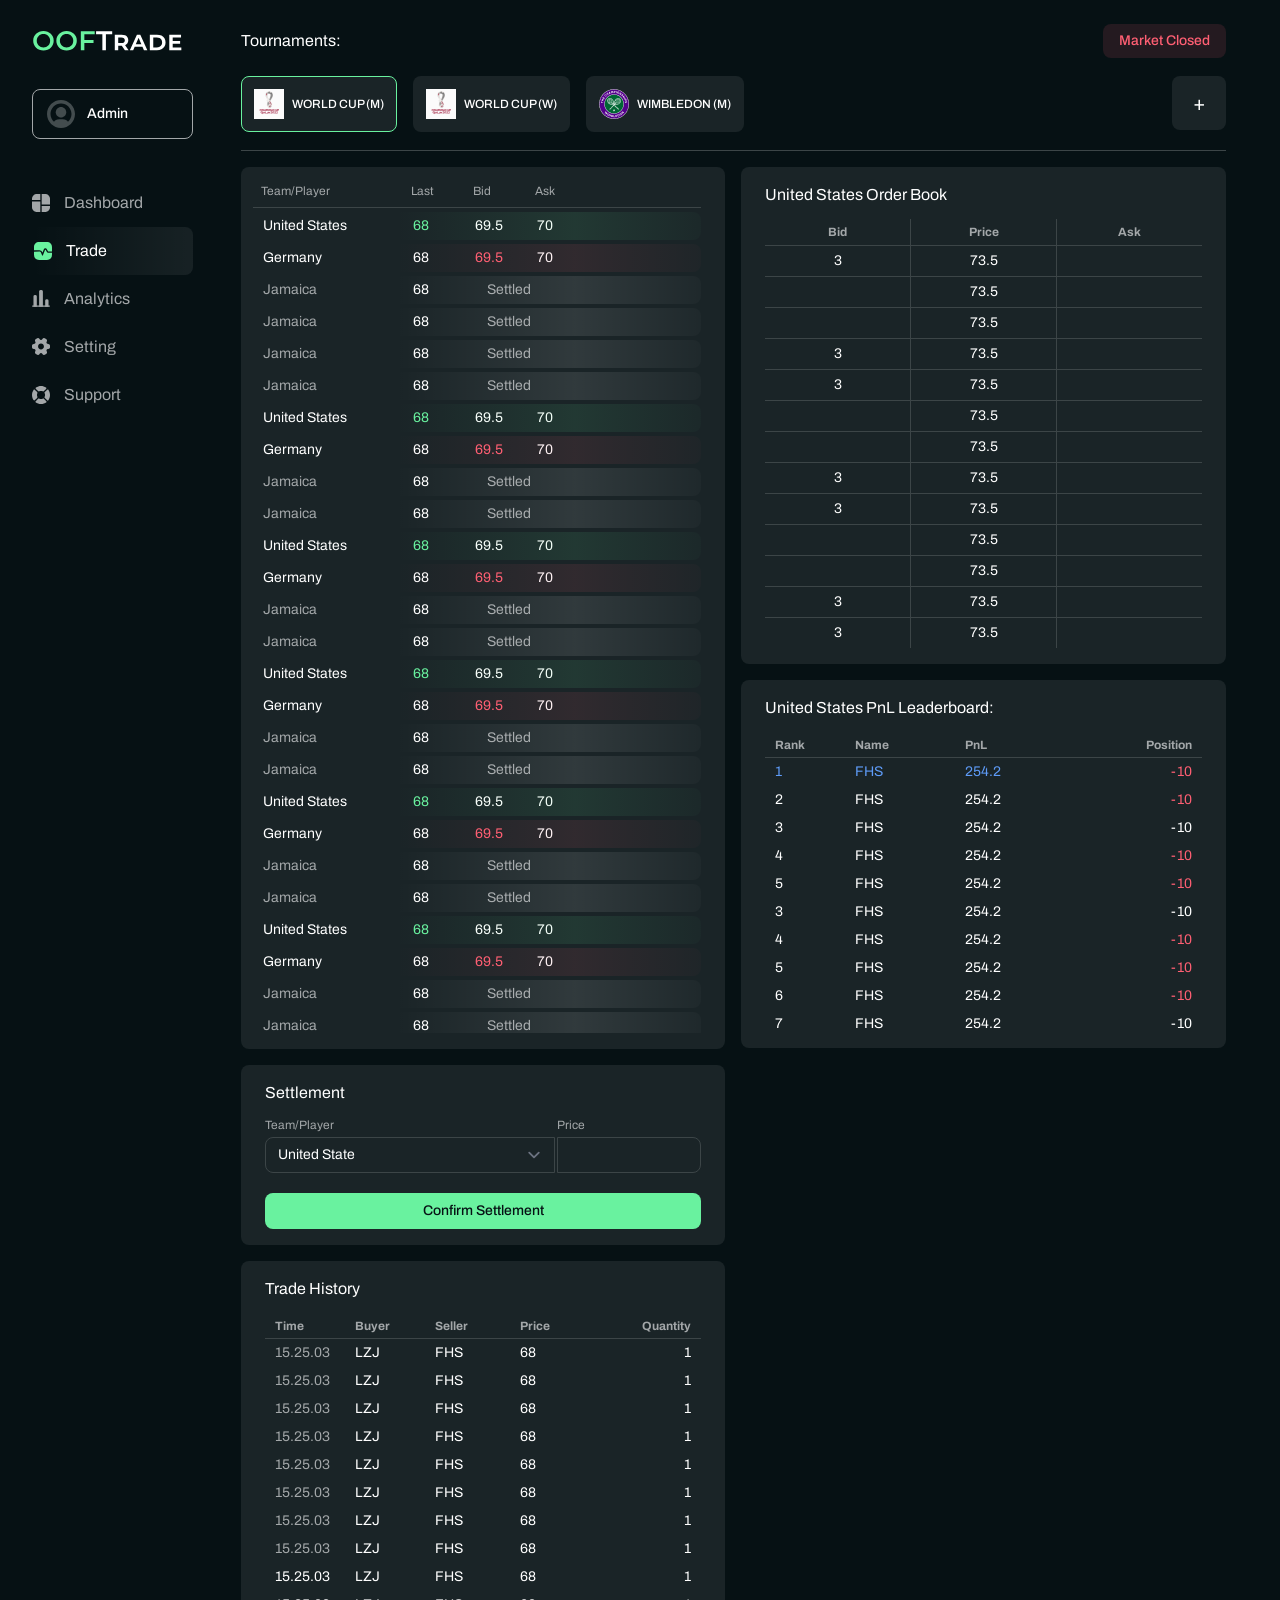
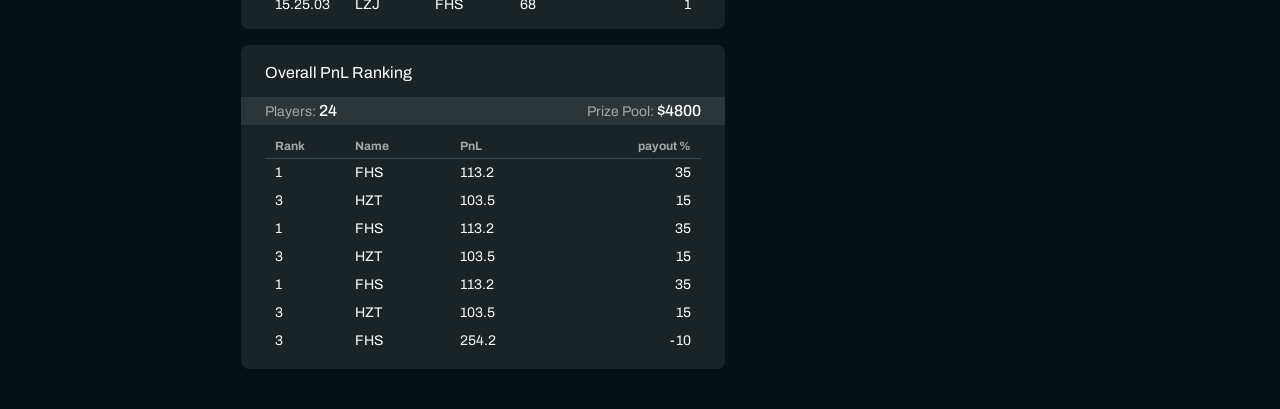
<file: src/index.html>
<!DOCTYPE html>
<html class="h-full" lang="en">
	<head>
		<meta charset="UTF-8" />
		<meta http-equiv="X-UA-Compatible" content="IE=edge" />
		<meta name="viewport" content="width=device-width, initial-scale=1.0" />
		<title>Admin Trade | OOFTrade</title>
		<link rel="preconnect" href="https://fonts.googleapis.com" />
		<link rel="preconnect" href="https://fonts.gstatic.com" crossorigin />
		<link
			href="https://fonts.googleapis.com/css2?family=Archivo:wght@400;500;600;700&display=swap"
			rel="stylesheet"
		/>
		<link rel="stylesheet" href="./css/output.css" />
	</head>

	<body class="h-full">
		<div class="wrapper relative flex min-h-full">
			<!-- Sidebar -->
			<aside class="h-auto w-[240px] pt-6 pl-8 sm:w-[150px] sm:p-3 sm:pt-6">
				<a href="#"><img src="./img/global/logo.svg" alt="logo" /></a>
				<button
					id="account-settings-btn"
					class="mt-8 flex w-full items-center gap-3 rounded-lg border border-greytext py-[10px] px-[14px] transition-colors hover:border-lightgreen sm:justify-center sm:gap-0"
				>
					<img
						class="h-[28px] w-[28px]"
						src="./img/global/account-avatar.svg"
						alt="icon"
					/>
					<p class="text-body-s-medium sm:hidden">Admin</p>
				</button>
				<!-- Menu -->
				<ul class="mt-10 gap-0">
					<li class="group">
						<a
							class="text-body-m group flex items-center gap-[14px] py-3 text-greytext group-[.active]:rounded-lg group-[.active]:bg-menu-item-gradient"
							href="#"
						>
							<svg
								width="18"
								height="18"
								viewBox="0 0 18 18"
								fill="none"
								xmlns="http://www.w3.org/2000/svg"
							>
								<path
									d="M12.771 0H9.67505V5.4V6.075V10.575H18V6.075V5.4V5.229C18 1.953 16.047 0 12.771 0Z"
									fill="#A3A7A9"
									class="transition-colors group-hover:fill-lightgreen group-[.active]:fill-lightgreen"
								/>
								<path
									d="M0 7.42505V11.925V12.375V12.771C0 16.047 1.953 18 5.229 18H8.325V12.375V11.925V7.42505H0Z"
									fill="#A3A7A9"
									class="transition-colors group-hover:fill-lightgreen group-[.active]:fill-lightgreen"
								/>
								<path
									d="M8.325 0V6.075H0V5.229C0 1.953 1.953 0 5.229 0H8.325Z"
									fill="#A3A7A9"
									class="transition-colors group-hover:fill-lightgreen group-[.active]:fill-lightgreen"
								/>
								<path
									d="M18 11.925V12.771C18 16.047 16.047 18 12.771 18H9.67505V11.925H18Z"
									fill="#A3A7A9"
									class="transition-colors group-hover:fill-lightgreen group-[.active]:fill-lightgreen"
								/>
							</svg>

							<span
								class="transition-colors group-hover:text-white group-[.active]:text-white sm:hidden"
							>
								Dashboard
							</span>
						</a>
					</li>
					<li class="active group">
						<a
							class="text-body-m group flex items-center gap-[14px] py-3 text-greytext group-[.active]:rounded-lg group-[.active]:bg-menu-item-gradient"
							href="#"
						>
							<svg
								width="20"
								height="18"
								viewBox="0 0 20 18"
								fill="none"
								xmlns="http://www.w3.org/2000/svg"
							>
								<path
									d="M19.9999 5.22896V9.44993H16.3279C16.2199 9.44093 15.9859 9.30593 15.9319 9.20693L14.9959 7.43395C14.6269 6.73195 13.9879 6.33595 13.3039 6.37195C12.6199 6.40795 12.0349 6.86695 11.7379 7.61394L10.4959 10.7279L10.3159 10.2599C9.87494 9.11693 8.61495 8.25294 7.37296 8.25294L2 8.27994V5.22896C2 1.95299 3.95299 0 7.22896 0H14.7709C18.0469 0 19.9999 1.95299 19.9999 5.22896Z"
									fill="#A3A7A9"
									class="transition-colors group-hover:fill-lightgreen group-[.active]:fill-lightgreen"
								/>
								<path
									d="M19.9999 12.7711V10.8002H16.3279C15.7249 10.8002 15.0139 10.3682 14.7349 9.83716L13.7989 8.06418C13.5469 7.58718 13.1869 7.61418 12.9889 8.10918L10.9189 13.3381C10.6939 13.9231 10.3159 13.9231 10.0819 13.3381L9.05595 10.7462C8.81295 10.1162 8.05696 9.60317 7.38196 9.60317L2 9.63017V12.7711C2 15.9931 3.88999 17.9371 7.06696 17.9911C7.16596 18.0001 7.27396 18.0001 7.37296 18.0001H14.5729C14.7079 18.0001 14.8429 18.0001 14.9689 17.9911C18.1279 17.9191 19.9999 15.9841 19.9999 12.7711Z"
									fill="#A3A7A9"
									class="transition-colors group-hover:fill-lightgreen group-[.active]:fill-lightgreen"
								/>
								<path
									d="M0.999971 9.69995V13.01C0.979971 12.69 0.969971 12.35 0.969971 12V9.69995H0.999971Z"
									fill="white"
									fill-opacity="0.6"
								/>
							</svg>

							<span
								class="transition-colors group-hover:text-white group-[.active]:text-white sm:hidden"
							>
								Trade
							</span>
						</a>
					</li>
					<li class="group">
						<a
							class="text-body-m group flex items-center gap-[14px] py-3 text-greytext group-[.active]:rounded-lg group-[.active]:bg-menu-item-gradient"
							href="#"
						>
							<svg
								width="18"
								height="18"
								viewBox="0 0 18 18"
								fill="none"
								xmlns="http://www.w3.org/2000/svg"
							>
								<path
									d="M17.3721 16.7441H0.627907C0.284651 16.7441 0 16.4594 0 16.1162C0 15.7729 0.284651 15.4883 0.627907 15.4883H17.3721C17.7153 15.4883 18 15.7729 18 16.1162C18 16.4594 17.7153 16.7441 17.3721 16.7441Z"
									fill="#A3A7A9"
									class="transition-colors group-hover:fill-lightgreen group-[.active]:fill-lightgreen"
								/>
								<path
									d="M7.11633 1.67442V16.7442H10.8838V1.67442C10.8838 0.753488 10.507 0 9.3768 0H8.62331C7.49308 0 7.11633 0.753488 7.11633 1.67442Z"
									fill="#A3A7A9"
									class="transition-colors group-hover:fill-lightgreen group-[.active]:fill-lightgreen"
								/>
								<path
									d="M1.46509 6.69761V16.7441H4.81393V6.69761C4.81393 5.77668 4.47904 5.02319 3.47439 5.02319H2.80462C1.79997 5.02319 1.46509 5.77668 1.46509 6.69761Z"
									fill="#A3A7A9"
									class="transition-colors group-hover:fill-lightgreen group-[.active]:fill-lightgreen"
								/>
								<path
									d="M13.186 10.8836V16.7441H16.5349V10.8836C16.5349 9.96272 16.2 9.20923 15.1953 9.20923H14.5256C13.5209 9.20923 13.186 9.96272 13.186 10.8836Z"
									fill="#A3A7A9"
									class="transition-colors group-hover:fill-lightgreen group-[.active]:fill-lightgreen"
								/>
							</svg>

							<span
								class="transition-colors group-hover:text-white group-[.active]:text-white sm:hidden"
							>
								Analytics
							</span>
						</a>
					</li>
					<li class="group">
						<a
							class="text-body-m group flex items-center gap-[14px] py-3 text-greytext group-[.active]:rounded-lg group-[.active]:bg-menu-item-gradient"
							href="#"
						>
							<svg
								width="18"
								height="18"
								viewBox="0 0 18 18"
								fill="none"
								xmlns="http://www.w3.org/2000/svg"
							>
								<path
									d="M16.2819 5.99653C14.6537 5.99653 13.988 4.84385 14.7976 3.43002C15.2654 2.61054 14.9865 1.56593 14.1679 1.09766L12.6117 0.206132C11.901 -0.217116 10.9835 0.0350318 10.5607 0.746449L10.4618 0.91755C9.65217 2.33138 8.32084 2.33138 7.50225 0.91755L7.4033 0.746449C6.9985 0.0350318 6.08096 -0.217116 5.37031 0.206132L3.81409 1.09766C2.9955 1.56593 2.71664 2.61955 3.18441 3.43903C4.003 4.84385 3.33733 5.99653 1.70915 5.99653C0.773613 5.99653 0 6.76198 0 7.70753V9.29247C0 10.229 0.764618 11.0035 1.70915 11.0035C3.33733 11.0035 4.003 12.1561 3.18441 13.57C2.71664 14.3895 2.9955 15.4341 3.81409 15.9023L5.37031 16.7939C6.08096 17.2171 6.9985 16.965 7.42129 16.2536L7.52024 16.0825C8.32983 14.6686 9.66117 14.6686 10.4798 16.0825L10.5787 16.2536C11.0015 16.965 11.919 17.2171 12.6297 16.7939L14.1859 15.9023C15.0045 15.4341 15.2834 14.3805 14.8156 13.57C13.997 12.1561 14.6627 11.0035 16.2909 11.0035C17.2264 11.0035 18 10.238 18 9.29247V7.70753C17.991 6.77099 17.2264 5.99653 16.2819 5.99653ZM8.9955 11.4267C7.38531 11.4267 6.07196 10.1119 6.07196 8.5C6.07196 6.88805 7.38531 5.57328 8.9955 5.57328C10.6057 5.57328 11.919 6.88805 11.919 8.5C11.919 10.1119 10.6057 11.4267 8.9955 11.4267Z"
									fill="#A3A7A9"
									class="transition-colors group-hover:fill-lightgreen group-[.active]:fill-lightgreen"
								/>
							</svg>

							<span
								class="transition-colors group-hover:text-white group-[.active]:text-white sm:hidden"
							>
								Setting
							</span>
						</a>
					</li>
					<li class="group">
						<a
							class="text-body-m group flex items-center gap-[14px] py-3 text-greytext group-[.active]:rounded-lg group-[.active]:bg-menu-item-gradient"
							href="#"
						>
							<svg
								width="18"
								height="18"
								viewBox="0 0 18 18"
								fill="none"
								xmlns="http://www.w3.org/2000/svg"
							>
								<path
									d="M4.97702 9.00011C4.97702 8.43289 5.09727 7.89281 5.31231 7.40027C5.50673 6.95494 5.47329 6.41836 5.12969 6.07476L2.9456 3.89067C2.53554 3.48061 1.85884 3.50203 1.5336 3.98214C0.562414 5.41575 0 7.14304 0 9.00011C0 10.8556 0.561436 12.5815 1.52595 14.0143C1.85022 14.4961 2.52794 14.5191 2.93908 14.109L5.12816 11.9255C5.47254 11.582 5.50637 11.0448 5.31187 10.599C5.09711 10.1067 4.97702 9.56695 4.97702 9.00011Z"
									fill="#A3A7A9"
									class="transition-colors group-hover:fill-lightgreen group-[.active]:fill-lightgreen"
								/>
								<path
									d="M9.02726 4.95002C9.59449 4.95002 10.1346 5.07027 10.6271 5.28531C11.0724 5.47973 11.609 5.44629 11.9526 5.10269L14.1119 2.94344C14.5211 2.53418 14.5008 1.85899 14.0221 1.53361C12.5934 0.56242 10.8648 0 9.00026 0C7.14501 0 5.42546 0.561312 3.99481 1.52563C3.51328 1.8502 3.49028 2.52794 3.90037 2.93908L6.06946 5.1137C6.41536 5.46049 6.95722 5.49217 7.40504 5.29376C7.90127 5.07391 8.44878 4.95002 9.02726 4.95002Z"
									fill="#A3A7A9"
									class="transition-colors group-hover:fill-lightgreen group-[.active]:fill-lightgreen"
								/>
								<path
									d="M16.1607 3.5582C15.9843 3.32752 15.6468 3.31563 15.4412 3.52067L12.6124 6.34223C12.439 6.51518 12.4195 6.78676 12.5412 6.99925C12.8796 7.58971 13.0768 8.27027 13.0768 9.00014C13.0768 9.73021 12.8794 10.4109 12.5409 11.0015C12.4193 11.2138 12.4387 11.485 12.6117 11.658L15.4412 14.4876C15.6467 14.6931 15.9846 14.6814 16.161 14.4505C17.3159 12.938 17.9998 11.048 17.9998 9.00014C17.9998 6.9521 17.3158 5.06942 16.1607 3.5582Z"
									fill="#A3A7A9"
									class="transition-colors group-hover:fill-lightgreen group-[.active]:fill-lightgreen"
								/>
								<path
									d="M9.02577 13.0499C8.2957 13.0499 7.61497 12.8526 7.02439 12.5141C6.81213 12.3924 6.54086 12.4118 6.36786 12.5848L3.51128 15.4414C3.30579 15.6469 3.31748 15.9848 3.54845 16.1611C5.06089 17.316 6.95091 17.9999 8.99877 17.9999C11.0559 17.9999 12.9476 17.3153 14.4536 16.1524C14.6826 15.9756 14.6932 15.6393 14.4886 15.4347L11.6539 12.6001C11.4821 12.4283 11.2132 12.4079 11.0015 12.5272C10.4134 12.8586 9.74118 13.0499 9.02577 13.0499Z"
									fill="#A3A7A9"
									class="transition-colors group-hover:fill-lightgreen group-[.active]:fill-lightgreen"
								/>
							</svg>

							<span
								class="transition-colors group-hover:text-white group-[.active]:text-white sm:hidden"
							>
								Support
							</span>
						</a>
					</li>
				</ul>
			</aside>
			<!-- Content -->
			<main class="mx-12 h-screen w-full sm:mx-5">
				<!-- Head -->
				<section class="mt-6">
					<div
						class="flex items-center justify-between sm:flex-col-reverse sm:gap-2"
					>
						<p class="text-body-lg-m">Tournaments:</p>
						<!-- Toggle .open & .closed class -->
						<button class="market-status closed">Market Closed</button>
					</div>

					<div class="border-b border-b-[#3C4547] py-[18px] sm:py-2">
						<div class="flex gap-4 sm:flex-wrap sm:gap-1">
							<button class="tournament-button active">
								<img
									class="sm:h-5 sm:w-5"
									src="./img/global/world-cup.png"
									alt="img"
								/>
								<span>World Cup (M)</span>
							</button>
							<button class="tournament-button">
								<img
									class="sm:h-5 sm:w-5"
									src="./img/global/world-cup.png"
									alt="img"
								/>
								<span>World Cup (W)</span>
							</button>
							<button class="tournament-button">
								<img
									class="sm:h-5 sm:w-5"
									src="./img/global/wimbledon.png"
									alt="img"
								/>
								<span>Wimbledon (M)</span>
							</button>
							<button
								id="create-tournament-btn"
								class="ml-auto flex h-[54px] w-[54px] items-center justify-center rounded-lg border border-transparent bg-darkgrey p-[18px] text-xl hover:border-lightgreen sm:h-5 sm:w-5"
							>
								<span>+</span>
							</button>
						</div>
					</div>
				</section>

				<!-- Grid -->
				<section
					class="mt-4 grid grid-cols-3 gap-4 pb-10 lg:grid-cols-2 md:grid-cols-1"
				>
					<div class="flex flex-col">
						<!-- Main Table -->
						<div class="rounded-lg bg-darkgrey py-4 px-3">
							<div
								class="h-full max-h-[600px] overflow-auto pr-3 lg:max-h-[850px]"
							>
								<!-- Header -->
								<div
									class="sticky top-0 z-10 flex gap-5 border-b border-b-table-border bg-darkgrey px-2 pb-2"
								>
									<div class="w-[130px]">
										<p class="text-body-xs text-greytext">Team/Player</p>
									</div>
									<div
										class="text-body-xs grid w-[130px] grid-cols-3 gap-14 text-greytext"
									>
										<p class="text-body-xs text-greytext">Last</p>
										<p class="text-body-xs text-greytext">Bid</p>
										<p class="text-body-xs text-greytext">Ask</p>
									</div>
								</div>

								<!-- Rows -->
								<div class="mt-1 flex flex-col gap-1">
									<!-- Live Row -->
									<div class="live-row live-row-green">
										<div class="w-[130px]">
											<p class="text-body-s">United States</p>
										</div>
										<div class="text-body-s grid w-[130px] grid-cols-3 gap-14">
											<p class="text-body-s text-lightgreen">68</p>
											<p class="text-body-s">69.5</p>
											<p class="text-body-s">70</p>
										</div>
									</div>

									<!-- Live Row -->
									<div class="live-row live-row-red">
										<div class="w-[130px]">
											<p class="text-body-s">Germany</p>
										</div>
										<div class="text-body-s grid w-[130px] grid-cols-3 gap-14">
											<p class="text-body-s">68</p>
											<p class="text-body-s text-lightred">69.5</p>
											<p class="text-body-s">70</p>
										</div>
									</div>
									<!-- Live Row  with empty collumns -->
									<div class="live-row live-row-grey">
										<div class="w-[130px]">
											<p class="text-body-s text-greytext">Jamaica</p>
										</div>
										<div class="text-body-s grid w-[130px] grid-cols-3 gap-14">
											<p class="text-body-s col-span-1">68</p>
											<p
												class="text-body-s col-span-2 text-center text-greytext"
											>
												Settled
											</p>
										</div>
									</div>
									<!-- Live Row  with empty collumns -->
									<div class="live-row live-row-grey">
										<div class="w-[130px]">
											<p class="text-body-s text-greytext">Jamaica</p>
										</div>
										<div class="text-body-s grid w-[130px] grid-cols-3 gap-14">
											<p class="text-body-s col-span-1">68</p>
											<p
												class="text-body-s col-span-2 text-center text-greytext"
											>
												Settled
											</p>
										</div>
									</div>
									<!-- Live Row  with empty collumns -->
									<div class="live-row live-row-grey">
										<div class="w-[130px]">
											<p class="text-body-s text-greytext">Jamaica</p>
										</div>
										<div class="text-body-s grid w-[130px] grid-cols-3 gap-14">
											<p class="text-body-s col-span-1">68</p>
											<p
												class="text-body-s col-span-2 text-center text-greytext"
											>
												Settled
											</p>
										</div>
									</div>
									<!-- Live Row  with empty collumns -->
									<div class="live-row live-row-grey">
										<div class="w-[130px]">
											<p class="text-body-s text-greytext">Jamaica</p>
										</div>
										<div class="text-body-s grid w-[130px] grid-cols-3 gap-14">
											<p class="text-body-s col-span-1">68</p>
											<p
												class="text-body-s col-span-2 text-center text-greytext"
											>
												Settled
											</p>
										</div>
									</div>
									<!-- Live Row -->
									<div class="live-row live-row-green">
										<div class="w-[130px]">
											<p class="text-body-s">United States</p>
										</div>
										<div class="text-body-s grid w-[130px] grid-cols-3 gap-14">
											<p class="text-body-s text-lightgreen">68</p>
											<p class="text-body-s">69.5</p>
											<p class="text-body-s">70</p>
										</div>
									</div>

									<!-- Live Row -->
									<div class="live-row live-row-red">
										<div class="w-[130px]">
											<p class="text-body-s">Germany</p>
										</div>
										<div class="text-body-s grid w-[130px] grid-cols-3 gap-14">
											<p class="text-body-s">68</p>
											<p class="text-body-s text-lightred">69.5</p>
											<p class="text-body-s">70</p>
										</div>
									</div>
									<!-- Live Row  with empty collumns -->
									<div class="live-row live-row-grey">
										<div class="w-[130px]">
											<p class="text-body-s text-greytext">Jamaica</p>
										</div>
										<div class="text-body-s grid w-[130px] grid-cols-3 gap-14">
											<p class="text-body-s col-span-1">68</p>
											<p
												class="text-body-s col-span-2 text-center text-greytext"
											>
												Settled
											</p>
										</div>
									</div>
									<!-- Live Row  with empty collumns -->
									<div class="live-row live-row-grey">
										<div class="w-[130px]">
											<p class="text-body-s text-greytext">Jamaica</p>
										</div>
										<div class="text-body-s grid w-[130px] grid-cols-3 gap-14">
											<p class="text-body-s col-span-1">68</p>
											<p
												class="text-body-s col-span-2 text-center text-greytext"
											>
												Settled
											</p>
										</div>
									</div>
									<!-- Live Row -->
									<div class="live-row live-row-green">
										<div class="w-[130px]">
											<p class="text-body-s">United States</p>
										</div>
										<div class="text-body-s grid w-[130px] grid-cols-3 gap-14">
											<p class="text-body-s text-lightgreen">68</p>
											<p class="text-body-s">69.5</p>
											<p class="text-body-s">70</p>
										</div>
									</div>

									<!-- Live Row -->
									<div class="live-row live-row-red">
										<div class="w-[130px]">
											<p class="text-body-s">Germany</p>
										</div>
										<div class="text-body-s grid w-[130px] grid-cols-3 gap-14">
											<p class="text-body-s">68</p>
											<p class="text-body-s text-lightred">69.5</p>
											<p class="text-body-s">70</p>
										</div>
									</div>
									<!-- Live Row  with empty collumns -->
									<div class="live-row live-row-grey">
										<div class="w-[130px]">
											<p class="text-body-s text-greytext">Jamaica</p>
										</div>
										<div class="text-body-s grid w-[130px] grid-cols-3 gap-14">
											<p class="text-body-s col-span-1">68</p>
											<p
												class="text-body-s col-span-2 text-center text-greytext"
											>
												Settled
											</p>
										</div>
									</div>
									<!-- Live Row  with empty collumns -->
									<div class="live-row live-row-grey">
										<div class="w-[130px]">
											<p class="text-body-s text-greytext">Jamaica</p>
										</div>
										<div class="text-body-s grid w-[130px] grid-cols-3 gap-14">
											<p class="text-body-s col-span-1">68</p>
											<p
												class="text-body-s col-span-2 text-center text-greytext"
											>
												Settled
											</p>
										</div>
									</div>
									<!-- Live Row -->
									<div class="live-row live-row-green">
										<div class="w-[130px]">
											<p class="text-body-s">United States</p>
										</div>
										<div class="text-body-s grid w-[130px] grid-cols-3 gap-14">
											<p class="text-body-s text-lightgreen">68</p>
											<p class="text-body-s">69.5</p>
											<p class="text-body-s">70</p>
										</div>
									</div>

									<!-- Live Row -->
									<div class="live-row live-row-red">
										<div class="w-[130px]">
											<p class="text-body-s">Germany</p>
										</div>
										<div class="text-body-s grid w-[130px] grid-cols-3 gap-14">
											<p class="text-body-s">68</p>
											<p class="text-body-s text-lightred">69.5</p>
											<p class="text-body-s">70</p>
										</div>
									</div>
									<!-- Live Row  with empty collumns -->
									<div class="live-row live-row-grey">
										<div class="w-[130px]">
											<p class="text-body-s text-greytext">Jamaica</p>
										</div>
										<div class="text-body-s grid w-[130px] grid-cols-3 gap-14">
											<p class="text-body-s col-span-1">68</p>
											<p
												class="text-body-s col-span-2 text-center text-greytext"
											>
												Settled
											</p>
										</div>
									</div>
									<!-- Live Row  with empty collumns -->
									<div class="live-row live-row-grey">
										<div class="w-[130px]">
											<p class="text-body-s text-greytext">Jamaica</p>
										</div>
										<div class="text-body-s grid w-[130px] grid-cols-3 gap-14">
											<p class="text-body-s col-span-1">68</p>
											<p
												class="text-body-s col-span-2 text-center text-greytext"
											>
												Settled
											</p>
										</div>
									</div>
									<!-- Live Row -->
									<div class="live-row live-row-green">
										<div class="w-[130px]">
											<p class="text-body-s">United States</p>
										</div>
										<div class="text-body-s grid w-[130px] grid-cols-3 gap-14">
											<p class="text-body-s text-lightgreen">68</p>
											<p class="text-body-s">69.5</p>
											<p class="text-body-s">70</p>
										</div>
									</div>

									<!-- Live Row -->
									<div class="live-row live-row-red">
										<div class="w-[130px]">
											<p class="text-body-s">Germany</p>
										</div>
										<div class="text-body-s grid w-[130px] grid-cols-3 gap-14">
											<p class="text-body-s">68</p>
											<p class="text-body-s text-lightred">69.5</p>
											<p class="text-body-s">70</p>
										</div>
									</div>
									<!-- Live Row  with empty collumns -->
									<div class="live-row live-row-grey">
										<div class="w-[130px]">
											<p class="text-body-s text-greytext">Jamaica</p>
										</div>
										<div class="text-body-s grid w-[130px] grid-cols-3 gap-14">
											<p class="text-body-s col-span-1">68</p>
											<p
												class="text-body-s col-span-2 text-center text-greytext"
											>
												Settled
											</p>
										</div>
									</div>
									<!-- Live Row  with empty collumns -->
									<div class="live-row live-row-grey">
										<div class="w-[130px]">
											<p class="text-body-s text-greytext">Jamaica</p>
										</div>
										<div class="text-body-s grid w-[130px] grid-cols-3 gap-14">
											<p class="text-body-s col-span-1">68</p>
											<p
												class="text-body-s col-span-2 text-center text-greytext"
											>
												Settled
											</p>
										</div>
									</div>
									<!-- Live Row -->
									<div class="live-row live-row-green">
										<div class="w-[130px]">
											<p class="text-body-s">United States</p>
										</div>
										<div class="text-body-s grid w-[130px] grid-cols-3 gap-14">
											<p class="text-body-s text-lightgreen">68</p>
											<p class="text-body-s">69.5</p>
											<p class="text-body-s">70</p>
										</div>
									</div>

									<!-- Live Row -->
									<div class="live-row live-row-red">
										<div class="w-[130px]">
											<p class="text-body-s">Germany</p>
										</div>
										<div class="text-body-s grid w-[130px] grid-cols-3 gap-14">
											<p class="text-body-s">68</p>
											<p class="text-body-s text-lightred">69.5</p>
											<p class="text-body-s">70</p>
										</div>
									</div>
									<!-- Live Row  with empty collumns -->
									<div class="live-row live-row-grey">
										<div class="w-[130px]">
											<p class="text-body-s text-greytext">Jamaica</p>
										</div>
										<div class="text-body-s grid w-[130px] grid-cols-3 gap-14">
											<p class="text-body-s col-span-1">68</p>
											<p
												class="text-body-s col-span-2 text-center text-greytext"
											>
												Settled
											</p>
										</div>
									</div>
									<!-- Live Row  with empty collumns -->
									<div class="live-row live-row-grey">
										<div class="w-[130px]">
											<p class="text-body-s text-greytext">Jamaica</p>
										</div>
										<div class="text-body-s grid w-[130px] grid-cols-3 gap-14">
											<p class="text-body-s col-span-1">68</p>
											<p
												class="text-body-s col-span-2 text-center text-greytext"
											>
												Settled
											</p>
										</div>
									</div>
									<!-- Live Row -->
									<div class="live-row live-row-green">
										<div class="w-[130px]">
											<p class="text-body-s">United States</p>
										</div>
										<div class="text-body-s grid w-[130px] grid-cols-3 gap-14">
											<p class="text-body-s text-lightgreen">68</p>
											<p class="text-body-s">69.5</p>
											<p class="text-body-s">70</p>
										</div>
									</div>

									<!-- Live Row -->
									<div class="live-row live-row-red">
										<div class="w-[130px]">
											<p class="text-body-s">Germany</p>
										</div>
										<div class="text-body-s grid w-[130px] grid-cols-3 gap-14">
											<p class="text-body-s">68</p>
											<p class="text-body-s text-lightred">69.5</p>
											<p class="text-body-s">70</p>
										</div>
									</div>
									<!-- Live Row  with empty collumns -->
									<div class="live-row live-row-grey">
										<div class="w-[130px]">
											<p class="text-body-s text-greytext">Jamaica</p>
										</div>
										<div class="text-body-s grid w-[130px] grid-cols-3 gap-14">
											<p class="text-body-s col-span-1">68</p>
											<p
												class="text-body-s col-span-2 text-center text-greytext"
											>
												Settled
											</p>
										</div>
									</div>
									<!-- Live Row  with empty collumns -->
									<div class="live-row live-row-grey">
										<div class="w-[130px]">
											<p class="text-body-s text-greytext">Jamaica</p>
										</div>
										<div class="text-body-s grid w-[130px] grid-cols-3 gap-14">
											<p class="text-body-s col-span-1">68</p>
											<p
												class="text-body-s col-span-2 text-center text-greytext"
											>
												Settled
											</p>
										</div>
									</div>
									<!-- Live Row -->
									<div class="live-row live-row-green">
										<div class="w-[130px]">
											<p class="text-body-s">United States</p>
										</div>
										<div class="text-body-s grid w-[130px] grid-cols-3 gap-14">
											<p class="text-body-s text-lightgreen">68</p>
											<p class="text-body-s">69.5</p>
											<p class="text-body-s">70</p>
										</div>
									</div>

									<!-- Live Row -->
									<div class="live-row live-row-red">
										<div class="w-[130px]">
											<p class="text-body-s">Germany</p>
										</div>
										<div class="text-body-s grid w-[130px] grid-cols-3 gap-14">
											<p class="text-body-s">68</p>
											<p class="text-body-s text-lightred">69.5</p>
											<p class="text-body-s">70</p>
										</div>
									</div>
									<!-- Live Row  with empty collumns -->
									<div class="live-row live-row-grey">
										<div class="w-[130px]">
											<p class="text-body-s text-greytext">Jamaica</p>
										</div>
										<div class="text-body-s grid w-[130px] grid-cols-3 gap-14">
											<p class="text-body-s col-span-1">68</p>
											<p
												class="text-body-s col-span-2 text-center text-greytext"
											>
												Settled
											</p>
										</div>
									</div>
									<!-- Live Row  with empty collumns -->
									<div class="live-row live-row-grey">
										<div class="w-[130px]">
											<p class="text-body-s text-greytext">Jamaica</p>
										</div>
										<div class="text-body-s grid w-[130px] grid-cols-3 gap-14">
											<p class="text-body-s col-span-1">68</p>
											<p
												class="text-body-s col-span-2 text-center text-greytext"
											>
												Settled
											</p>
										</div>
									</div>
									<!-- Live Row -->
									<div class="live-row live-row-green">
										<div class="w-[130px]">
											<p class="text-body-s">United States</p>
										</div>
										<div class="text-body-s grid w-[130px] grid-cols-3 gap-14">
											<p class="text-body-s text-lightgreen">68</p>
											<p class="text-body-s">69.5</p>
											<p class="text-body-s">70</p>
										</div>
									</div>

									<!-- Live Row -->
									<div class="live-row live-row-red">
										<div class="w-[130px]">
											<p class="text-body-s">Germany</p>
										</div>
										<div class="text-body-s grid w-[130px] grid-cols-3 gap-14">
											<p class="text-body-s">68</p>
											<p class="text-body-s text-lightred">69.5</p>
											<p class="text-body-s">70</p>
										</div>
									</div>
									<!-- Live Row  with empty collumns -->
									<div class="live-row live-row-grey">
										<div class="w-[130px]">
											<p class="text-body-s text-greytext">Jamaica</p>
										</div>
										<div class="text-body-s grid w-[130px] grid-cols-3 gap-14">
											<p class="text-body-s col-span-1">68</p>
											<p
												class="text-body-s col-span-2 text-center text-greytext"
											>
												Settled
											</p>
										</div>
									</div>
									<!-- Live Row  with empty collumns -->
									<div class="live-row live-row-grey">
										<div class="w-[130px]">
											<p class="text-body-s text-greytext">Jamaica</p>
										</div>
										<div class="text-body-s grid w-[130px] grid-cols-3 gap-14">
											<p class="text-body-s col-span-1">68</p>
											<p
												class="text-body-s col-span-2 text-center text-greytext"
											>
												Settled
											</p>
										</div>
									</div>
								</div>
							</div>
						</div>
					</div>
					<div class="flex flex-col gap-4">
						<!-- Order Book-->
						<div class="rounded-lg bg-darkgrey py-4 px-6 pr-3">
							<div class="flex justify-between">
								<p class="text-body-lg-m pb-3 text-left">
									United States Order Book
								</p>
							</div>
							<div class="max-h-[429px] overflow-auto pr-3">
								<table class="overf-y-auto w-full table-fixed border-collapse">
									<thead class="text-body-xs text-greytext">
										<tr>
											<th class="py-[5px] px-[10px] text-center">Bid</th>
											<th
												class="border-x border-x-table-border py-[5px] px-[10px] text-center"
											>
												Price
											</th>
											<th class="py-[5px] px-[10px] text-center">Ask</th>
										</tr>
									</thead>
									<tbody
										class="text-body-s overf-y-auto h-full max-h-[500px] w-full"
									>
										<tr
											class="overflow-auto rounded-lg border-y border-y-table-border"
										>
											<td class="text-center leading-7">3</td>
											<td
												class="border-x border-x-table-border text-center leading-7"
											>
												73.5
											</td>
											<td class="text-center leading-7"></td>
										</tr>
										<tr
											class="overflow-auto rounded-lg border-y border-y-table-border"
										>
											<td class="text-center leading-7"></td>
											<td
												class="border-x border-x-table-border text-center leading-7"
											>
												73.5
											</td>
											<td class="text-center leading-7"></td>
										</tr>

										<tr
											class="overflow-auto rounded-lg border-y border-y-table-border"
										>
											<td class="text-center leading-7"></td>
											<td
												class="border-x border-x-table-border text-center leading-7"
											>
												73.5
											</td>
											<td class="text-center leading-7"></td>
										</tr>

										<tr
											class="overflow-auto rounded-lg border-y border-y-table-border"
										>
											<td class="text-center leading-7">3</td>
											<td
												class="border-x border-x-table-border text-center leading-7"
											>
												73.5
											</td>
											<td class="text-center leading-7"></td>
										</tr>

										<tr
											class="overflow-auto rounded-lg border-y border-y-table-border"
										>
											<td class="text-center leading-7">3</td>
											<td
												class="border-x border-x-table-border text-center leading-7"
											>
												73.5
											</td>
											<td class="text-center leading-7"></td>
										</tr>
										<tr
											class="overflow-auto rounded-lg border-y border-y-table-border"
										>
											<td class="text-center leading-7"></td>
											<td
												class="border-x border-x-table-border text-center leading-7"
											>
												73.5
											</td>
											<td class="text-center leading-7"></td>
										</tr>

										<tr
											class="overflow-auto rounded-lg border-y border-y-table-border"
										>
											<td class="text-center leading-7"></td>
											<td
												class="border-x border-x-table-border text-center leading-7"
											>
												73.5
											</td>
											<td class="text-center leading-7"></td>
										</tr>

										<tr
											class="overflow-auto rounded-lg border-y border-y-table-border"
										>
											<td class="text-center leading-7">3</td>
											<td
												class="border-x border-x-table-border text-center leading-7"
											>
												73.5
											</td>
											<td class="text-center leading-7"></td>
										</tr>

										<tr
											class="overflow-auto rounded-lg border-y border-y-table-border"
										>
											<td class="text-center leading-7">3</td>
											<td
												class="border-x border-x-table-border text-center leading-7"
											>
												73.5
											</td>
											<td class="text-center leading-7"></td>
										</tr>
										<tr
											class="overflow-auto rounded-lg border-y border-y-table-border"
										>
											<td class="text-center leading-7"></td>
											<td
												class="border-x border-x-table-border text-center leading-7"
											>
												73.5
											</td>
											<td class="text-center leading-7"></td>
										</tr>

										<tr
											class="overflow-auto rounded-lg border-y border-y-table-border"
										>
											<td class="text-center leading-7"></td>
											<td
												class="border-x border-x-table-border text-center leading-7"
											>
												73.5
											</td>
											<td class="text-center leading-7"></td>
										</tr>

										<tr
											class="overflow-auto rounded-lg border-y border-y-table-border"
										>
											<td class="text-center leading-7">3</td>
											<td
												class="border-x border-x-table-border text-center leading-7"
											>
												73.5
											</td>
											<td class="text-center leading-7"></td>
										</tr>

										<tr
											class="overflow-auto rounded-lg border-y border-y-table-border"
										>
											<td class="text-center leading-7">3</td>
											<td
												class="border-x border-x-table-border text-center leading-7"
											>
												73.5
											</td>
											<td class="text-center leading-7"></td>
										</tr>
										<tr
											class="overflow-auto rounded-lg border-y border-y-table-border"
										>
											<td class="text-center leading-7"></td>
											<td
												class="border-x border-x-table-border text-center leading-7"
											>
												73.5
											</td>
											<td class="text-center leading-7"></td>
										</tr>

										<tr
											class="overflow-auto rounded-lg border-y border-y-table-border"
										>
											<td class="text-center leading-7"></td>
											<td
												class="border-x border-x-table-border text-center leading-7"
											>
												73.5
											</td>
											<td class="text-center leading-7"></td>
										</tr>

										<tr
											class="overflow-auto rounded-lg border-y border-y-table-border"
										>
											<td class="text-center leading-7">3</td>
											<td
												class="border-x border-x-table-border text-center leading-7"
											>
												73.5
											</td>
											<td class="text-center leading-7"></td>
										</tr>
									</tbody>
								</table>
							</div>
						</div>

						<!-- PnL Leaderboard -->
						<div class="rounded-lg bg-darkgrey py-4 px-6 pr-3">
							<p class="text-body-lg-m pb-3 text-left">
								United States PnL Leaderboard:
							</p>
							<div class="max-h-[300px] overflow-auto pr-3">
								<table class="overf-y-auto w-full table-auto">
									<thead class="text-body-xs text-greytext">
										<tr>
											<th class="w-20 py-[5px] px-[10px] text-left">Rank</th>
											<th class="py-[5px] px-[10px] text-left">Name</th>
											<th class="py-[5px] px-[10px] text-left">PnL</th>
											<th class="py-[5px] px-[10px] text-right">Position</th>
										</tr>
									</thead>
									<tbody
										class="text-body-s overf-y-auto h-full max-h-[500px] w-full"
									>
										<tr
											class="cursor-pointer overflow-auto rounded-lg text-lightblue hover:bg-lightgrey"
										>
											<td class="py-[5px] px-[10px]">1</td>
											<td class="py-[5px] px-[10px]">FHS</td>
											<td class="py-[5px] px-[10px]">254.2</td>
											<td class="py-[5px] px-[10px] text-right text-lightred">
												-10
											</td>
										</tr>
										<tr
											class="cursor-pointer overflow-auto rounded-lg hover:bg-lightgrey"
										>
											<td class="py-[5px] px-[10px]">2</td>
											<td class="py-[5px] px-[10px]">FHS</td>
											<td class="py-[5px] px-[10px]">254.2</td>
											<td class="py-[5px] px-[10px] text-right text-lightred">
												-10
											</td>
										</tr>
										<tr
											class="cursor-pointer overflow-auto rounded-lg hover:bg-lightgrey"
										>
											<td class="py-[5px] px-[10px]">3</td>
											<td class="py-[5px] px-[10px]">FHS</td>
											<td class="py-[5px] px-[10px]">254.2</td>
											<td class="py-[5px] px-[10px] text-right">-10</td>
										</tr>
										<tr
											class="cursor-pointer overflow-auto rounded-lg hover:bg-lightgrey"
										>
											<td class="py-[5px] px-[10px]">4</td>
											<td class="py-[5px] px-[10px]">FHS</td>
											<td class="py-[5px] px-[10px]">254.2</td>
											<td class="py-[5px] px-[10px] text-right text-lightred">
												-10
											</td>
										</tr>
										<tr
											class="cursor-pointer overflow-auto rounded-lg hover:bg-lightgrey"
										>
											<td class="py-[5px] px-[10px]">5</td>
											<td class="py-[5px] px-[10px]">FHS</td>
											<td class="py-[5px] px-[10px]">254.2</td>
											<td class="py-[5px] px-[10px] text-right text-lightred">
												-10
											</td>
										</tr>
										<tr
											class="cursor-pointer overflow-auto rounded-lg hover:bg-lightgrey"
										>
											<td class="py-[5px] px-[10px]">3</td>
											<td class="py-[5px] px-[10px]">FHS</td>
											<td class="py-[5px] px-[10px]">254.2</td>
											<td class="py-[5px] px-[10px] text-right">-10</td>
										</tr>
										<tr
											class="cursor-pointer overflow-auto rounded-lg hover:bg-lightgrey"
										>
											<td class="py-[5px] px-[10px]">4</td>
											<td class="py-[5px] px-[10px]">FHS</td>
											<td class="py-[5px] px-[10px]">254.2</td>
											<td class="py-[5px] px-[10px] text-right text-lightred">
												-10
											</td>
										</tr>
										<tr
											class="cursor-pointer overflow-auto rounded-lg hover:bg-lightgrey"
										>
											<td class="py-[5px] px-[10px]">5</td>
											<td class="py-[5px] px-[10px]">FHS</td>
											<td class="py-[5px] px-[10px]">254.2</td>
											<td class="py-[5px] px-[10px] text-right text-lightred">
												-10
											</td>
										</tr>
										<tr
											class="cursor-pointer overflow-auto rounded-lg hover:bg-lightgrey"
										>
											<td class="py-[5px] px-[10px]">6</td>
											<td class="py-[5px] px-[10px]">FHS</td>
											<td class="py-[5px] px-[10px]">254.2</td>
											<td class="py-[5px] px-[10px] text-right text-lightred">
												-10
											</td>
										</tr>
										<tr
											class="cursor-pointer overflow-auto rounded-lg hover:bg-lightgrey"
										>
											<td class="py-[5px] px-[10px]">7</td>
											<td class="py-[5px] px-[10px]">FHS</td>
											<td class="py-[5px] px-[10px]">254.2</td>
											<td class="py-[5px] px-[10px] text-right">-10</td>
										</tr>
										<tr
											class="cursor-pointer overflow-auto rounded-lg hover:bg-lightgrey"
										>
											<td class="py-[5px] px-[10px]">8</td>
											<td class="py-[5px] px-[10px]">FHS</td>
											<td class="py-[5px] px-[10px]">254.2</td>
											<td class="py-[5px] px-[10px] text-right text-lightred">
												-10
											</td>
										</tr>
										<tr
											class="cursor-pointer overflow-auto rounded-lg hover:bg-lightgrey"
										>
											<td class="py-[5px] px-[10px]">9</td>
											<td class="py-[5px] px-[10px]">FHS</td>
											<td class="py-[5px] px-[10px]">254.2</td>
											<td class="py-[5px] px-[10px] text-right text-lightred">
												-10
											</td>
										</tr>
										<tr
											class="cursor-pointer overflow-auto rounded-lg hover:bg-lightgrey"
										>
											<td class="py-[5px] px-[10px]">10</td>
											<td class="py-[5px] px-[10px]">FHS</td>
											<td class="py-[5px] px-[10px]">254.2</td>
											<td class="py-[5px] px-[10px] text-right text-lightred">
												-10
											</td>
										</tr>
									</tbody>
								</table>
							</div>
						</div>
					</div>
					<div class="flex flex-col gap-4">
						<!-- Settlement -->
						<div class="rounded-lg bg-darkgrey py-4 px-6">
							<p class="text-body-lg-m pb-3 text-left">Settlement</p>
							<form>
								<div class="grid grid-cols-3 gap-[2px]">
									<div class="col-span-2 grid">
										<label class="input-label" for="team">
											<p class="text-body-xs text-greytext">Team/Player</p>
											<select
												id="team"
												name="team"
												class="input-small rounded-tr-none rounded-br-none bg-[length:24px]"
											>
												<option value="us" selected>United State</option>
												<option value="ge">Germany</option>
												<option value="fr">France</option>
											</select>
										</label>
									</div>
									<div class="col-span-1 grid">
										<label class="input-label" for="price">
											<p class="text-body-xs text-greytext">Price</p>
											<input
												id="price"
												name="price"
												type="text"
												class="input-small rounded-tl-none rounded-bl-none"
											/>
										</label>
									</div>
								</div>

								<button class="btn btn-small mt-5" type="submit">
									Confirm Settlement
								</button>
							</form>
						</div>

						<!-- Trade History -->
						<div class="rounded-lg bg-darkgrey py-4 px-6 pr-3">
							<p class="text-body-lg-m pb-3 text-left">Trade History</p>
							<div class="max-h-[300px] overflow-auto pr-3">
								<table class="w-full table-auto">
									<thead class="text-body-xs text-greytext">
										<tr>
											<th class="w-20 py-[5px] px-[10px] text-left">Time</th>
											<th class="w-20 py-[5px] px-[10px] text-left">Buyer</th>
											<th class="py-[5px] px-[10px] text-left">Seller</th>
											<th class="py-[5px] px-[10px] text-left">Price</th>
											<th class="py-[5px] px-[10px] text-right">Quantity</th>
										</tr>
									</thead>
									<tbody
										class="text-body-s overf-y-auto h-full max-h-[500px] w-full"
									>
										<tr
											class="cursor-pointer overflow-auto rounded-lg hover:bg-lightgrey"
										>
											<td class="py-[5px] px-[10px] text-greytext">15.25.03</td>
											<td class="py-[5px] px-[10px]">LZJ</td>
											<td class="py-[5px] px-[10px]">FHS</td>
											<td class="py-[5px] px-[10px]">68</td>
											<td class="py-[5px] px-[10px] text-right">1</td>
										</tr>
										<tr
											class="cursor-pointer overflow-auto rounded-lg hover:bg-lightgrey"
										>
											<td class="py-[5px] px-[10px] text-greytext">15.25.03</td>
											<td class="py-[5px] px-[10px]">LZJ</td>
											<td class="py-[5px] px-[10px]">FHS</td>
											<td class="py-[5px] px-[10px]">68</td>
											<td class="py-[5px] px-[10px] text-right">1</td>
										</tr>
										<tr
											class="cursor-pointer overflow-auto rounded-lg hover:bg-lightgrey"
										>
											<td class="py-[5px] px-[10px] text-greytext">15.25.03</td>
											<td class="py-[5px] px-[10px]">LZJ</td>
											<td class="py-[5px] px-[10px]">FHS</td>
											<td class="py-[5px] px-[10px]">68</td>
											<td class="py-[5px] px-[10px] text-right">1</td>
										</tr>
										<tr
											class="cursor-pointer overflow-auto rounded-lg hover:bg-lightgrey"
										>
											<td class="py-[5px] px-[10px] text-greytext">15.25.03</td>
											<td class="py-[5px] px-[10px]">LZJ</td>
											<td class="py-[5px] px-[10px]">FHS</td>
											<td class="py-[5px] px-[10px]">68</td>
											<td class="py-[5px] px-[10px] text-right">1</td>
										</tr>
										<tr
											class="cursor-pointer overflow-auto rounded-lg hover:bg-lightgrey"
										>
											<td class="py-[5px] px-[10px] text-greytext">15.25.03</td>
											<td class="py-[5px] px-[10px]">LZJ</td>
											<td class="py-[5px] px-[10px]">FHS</td>
											<td class="py-[5px] px-[10px]">68</td>
											<td class="py-[5px] px-[10px] text-right">1</td>
										</tr>
										<tr
											class="cursor-pointer overflow-auto rounded-lg hover:bg-lightgrey"
										>
											<td class="py-[5px] px-[10px] text-greytext">15.25.03</td>
											<td class="py-[5px] px-[10px]">LZJ</td>
											<td class="py-[5px] px-[10px]">FHS</td>
											<td class="py-[5px] px-[10px]">68</td>
											<td class="py-[5px] px-[10px] text-right">1</td>
										</tr>
										<tr
											class="cursor-pointer overflow-auto rounded-lg hover:bg-lightgrey"
										>
											<td class="py-[5px] px-[10px] text-greytext">15.25.03</td>
											<td class="py-[5px] px-[10px]">LZJ</td>
											<td class="py-[5px] px-[10px]">FHS</td>
											<td class="py-[5px] px-[10px]">68</td>
											<td class="py-[5px] px-[10px] text-right">1</td>
										</tr>
										<tr
											class="cursor-pointer overflow-auto rounded-lg hover:bg-lightgrey"
										>
											<td class="py-[5px] px-[10px] text-greytext">15.25.03</td>
											<td class="py-[5px] px-[10px]">LZJ</td>
											<td class="py-[5px] px-[10px]">FHS</td>
											<td class="py-[5px] px-[10px]">68</td>
											<td class="py-[5px] px-[10px] text-right">1</td>
										</tr>

										<tr
											class="cursor-pointer overflow-auto rounded-lg hover:bg-lightgrey"
										>
											<td class="py-[5px] px-[10px]">15.25.03</td>
											<td class="py-[5px] px-[10px]">LZJ</td>
											<td class="py-[5px] px-[10px]">FHS</td>
											<td class="py-[5px] px-[10px]">68</td>
											<td class="py-[5px] px-[10px] text-right">1</td>
										</tr>
										<tr
											class="cursor-pointer overflow-auto rounded-lg hover:bg-lightgrey"
										>
											<td class="py-[5px] px-[10px]">15.25.03</td>
											<td class="py-[5px] px-[10px]">LZJ</td>
											<td class="py-[5px] px-[10px]">FHS</td>
											<td class="py-[5px] px-[10px]">68</td>
											<td class="py-[5px] px-[10px] text-right">1</td>
										</tr>
										<tr
											class="cursor-pointer overflow-auto rounded-lg hover:bg-lightgrey"
										>
											<td class="py-[5px] px-[10px]">15.25.03</td>
											<td class="py-[5px] px-[10px]">LZJ</td>
											<td class="py-[5px] px-[10px]">FHS</td>
											<td class="py-[5px] px-[10px]">68</td>
											<td class="py-[5px] px-[10px] text-right">1</td>
										</tr>
										<tr
											class="cursor-pointer overflow-auto rounded-lg hover:bg-lightgrey"
										>
											<td class="py-[5px] px-[10px]">15.25.03</td>
											<td class="py-[5px] px-[10px]">LZJ</td>
											<td class="py-[5px] px-[10px]">FHS</td>
											<td class="py-[5px] px-[10px]">68</td>
											<td class="py-[5px] px-[10px] text-right">1</td>
										</tr>
									</tbody>
								</table>
							</div>
						</div>

						<!-- Overall PnL Ranking -->
						<div class="rounded-lg bg-darkgrey">
							<p class="text-body-lg-m py-4 px-6 pb-3 text-left">
								Overall PnL Ranking
							</p>
							<div
								class="flex items-center justify-between bg-[#2C3638] px-6 py-[2px]"
							>
								<p class="text-body-s text-greytext">
									Players:
									<span class="text-body-m-medium text-white">24</span>
								</p>
								<p class="text-body-s text-greytext">
									Prize Pool:
									<span class="text-body-m-medium text-white">$4800</span>
								</p>
							</div>
							<div class="py-4 px-6 pt-2 pr-3">
								<div class="max-h-[220px] overflow-auto pr-3">
									<table class="overf-y-auto w-full table-auto">
										<thead class="text-body-xs text-greytext">
											<tr>
												<th class="w-20 py-[5px] px-[10px] text-left">Rank</th>
												<th class="py-[5px] px-[10px] text-left">Name</th>
												<th class="py-[5px] px-[10px] text-left">PnL</th>
												<th class="py-[5px] px-[10px] text-right">payout %</th>
											</tr>
										</thead>
										<tbody
											class="text-body-s overf-y-auto h-full max-h-[500px] w-full"
										>
											<tr
												class="cursor-pointer overflow-auto rounded-lg hover:bg-lightgrey"
											>
												<td class="py-[5px] px-[10px]">1</td>
												<td class="py-[5px] px-[10px]">FHS</td>
												<td class="py-[5px] px-[10px]">113.2</td>
												<td class="py-[5px] px-[10px] text-right">35</td>
											</tr>
											<tr
												class="cursor-pointer overflow-auto rounded-lg hover:bg-lightgrey"
											>
												<td class="py-[5px] px-[10px]">3</td>
												<td class="py-[5px] px-[10px]">HZT</td>
												<td class="py-[5px] px-[10px]">103.5</td>
												<td class="py-[5px] px-[10px] text-right">15</td>
											</tr>
											<tr
												class="cursor-pointer overflow-auto rounded-lg hover:bg-lightgrey"
											>
												<td class="py-[5px] px-[10px]">1</td>
												<td class="py-[5px] px-[10px]">FHS</td>
												<td class="py-[5px] px-[10px]">113.2</td>
												<td class="py-[5px] px-[10px] text-right">35</td>
											</tr>
											<tr
												class="cursor-pointer overflow-auto rounded-lg hover:bg-lightgrey"
											>
												<td class="py-[5px] px-[10px]">3</td>
												<td class="py-[5px] px-[10px]">HZT</td>
												<td class="py-[5px] px-[10px]">103.5</td>
												<td class="py-[5px] px-[10px] text-right">15</td>
											</tr>
											<tr
												class="cursor-pointer overflow-auto rounded-lg hover:bg-lightgrey"
											>
												<td class="py-[5px] px-[10px]">1</td>
												<td class="py-[5px] px-[10px]">FHS</td>
												<td class="py-[5px] px-[10px]">113.2</td>
												<td class="py-[5px] px-[10px] text-right">35</td>
											</tr>
											<tr
												class="cursor-pointer overflow-auto rounded-lg hover:bg-lightgrey"
											>
												<td class="py-[5px] px-[10px]">3</td>
												<td class="py-[5px] px-[10px]">HZT</td>
												<td class="py-[5px] px-[10px]">103.5</td>
												<td class="py-[5px] px-[10px] text-right">15</td>
											</tr>
											<tr
												class="cursor-pointer overflow-auto rounded-lg hover:bg-lightgrey"
											>
												<td class="py-[5px] px-[10px]">3</td>
												<td class="py-[5px] px-[10px]">FHS</td>
												<td class="py-[5px] px-[10px]">254.2</td>
												<td class="py-[5px] px-[10px] text-right">-10</td>
											</tr>
											<tr
												class="cursor-pointer overflow-auto rounded-lg hover:bg-lightgrey"
											>
												<td class="py-[5px] px-[10px]">4</td>
												<td class="py-[5px] px-[10px]">FHS</td>
												<td class="py-[5px] px-[10px]">254.2</td>
												<td class="py-[5px] px-[10px] text-right text-lightred">
													-10
												</td>
											</tr>
											<tr
												class="cursor-pointer overflow-auto rounded-lg hover:bg-lightgrey"
											>
												<td class="py-[5px] px-[10px]">5</td>
												<td class="py-[5px] px-[10px]">FHS</td>
												<td class="py-[5px] px-[10px]">254.2</td>
												<td class="py-[5px] px-[10px] text-right text-lightred">
													-10
												</td>
											</tr>
											<tr
												class="cursor-pointer overflow-auto rounded-lg hover:bg-lightgrey"
											>
												<td class="py-[5px] px-[10px]">6</td>
												<td class="py-[5px] px-[10px]">FHS</td>
												<td class="py-[5px] px-[10px]">254.2</td>
												<td class="py-[5px] px-[10px] text-right text-lightred">
													-10
												</td>
											</tr>
										</tbody>
									</table>
								</div>
							</div>
						</div>
					</div>
				</section>
			</main>
		</div>

		<!-- [START] Create Tournament Modal -->
		<div
			id="create-tournament-modal"
			class="modal fixed left-0 top-0 z-10 hidden h-screen w-screen justify-center bg-black/60 pt-[52px]"
		>
			<!-- Modal -->
			<div
				class="relative mx-auto h-[700px] max-w-[528px] rounded-md bg-darkgrey p-6 pr-3"
			>
				<!-- Modal Content  -->
				<div class="flex h-full flex-col">
					<p class="text-body-lg-m text-center">Create Tournament</p>

					<div class="mt-6 flex h-full gap-6 sm:flex-col">
						<div class="relative h-[100px] w-[100px] shrink-0 rounded-lg">
							<img src="./img/global/photo-bg.svg" alt="img" />
							<img
								class="absolute left-1/2 top-1/2 h-[56px] w-[56px] -translate-x-1/2 -translate-y-1/2"
								src="./img/global/photo-icon.svg"
								alt="img"
							/>
							<button class="absolute left-1/2 -bottom-5 -translate-x-1/2">
								<img src="./img/global/set-photo.svg" alt="img" />
							</button>
						</div>
						<div class="h-full w-full">
							<form action="#" class="flex h-full flex-col gap-3">
								<label class="input-label pr-3" for="name">
									<p class="text-body-m text-greytext">Tournament Name</p>
									<input
										id="name"
										name="name"
										type="text"
										class="input-small p-3"
									/>
								</label>

								<label class="input-label pr-3" for="limit">
									<p class="text-body-m text-greytext">Position Limit</p>
									<input
										id="limit"
										name="limit"
										type="text"
										class="input-small p-3"
									/>
								</label>

								<div class="pr-3">
									<hr
										class="my-3 block h-[1px] w-full border-none bg-table-border"
									/>
								</div>

								<label
									class="input-label flex-row items-center gap-5 pr-3"
									for="new-team"
								>
									<p class="text-body-m text-greytext">Teams</p>
									<input
										id="new-team"
										name="new-team"
										type="text"
										class="input-small pr-12"
									/>
									<button
										class="absolute top-[3px] right-[15px] ml-auto flex h-[30px] w-[30px] items-center justify-center rounded-md border border-transparent bg-[#2C3638] p-[7px] text-xl hover:border-lightgreen"
									>
										<span>+</span>
									</button>
								</label>

								<!-- Results -->
								<div class="max-h-[284px] overflow-y-auto py-2 pr-3">
									<ul class="flex flex-col gap-1">
										<li
											class="flex justify-between rounded-md bg-lightgrey py-2 px-3"
										>
											<span class="text-body-s">UVA</span>
											<button class="group">
												<svg
													width="12"
													height="12"
													viewBox="0 0 12 12"
													fill="none"
													xmlns="http://www.w3.org/2000/svg"
												>
													<path
														class="transition-colors group-hover:fill-lightgreen"
														fill-rule="evenodd"
														clip-rule="evenodd"
														d="M10.7891 2.02444C11.0234 1.79013 11.0234 1.41023 10.7891 1.17591C10.5548 0.9416 10.1749 0.9416 9.94058 1.17591L5.98258 5.13391L2.02446 1.17579C1.79014 0.941471 1.41025 0.941472 1.17593 1.17579C0.941616 1.4101 0.941616 1.79 1.17593 2.02431L5.13424 5.98263L1.17593 9.94094C0.941616 10.1753 0.941616 10.5552 1.17593 10.7895C1.41024 11.0238 1.79014 11.0238 2.02446 10.7895L5.98245 6.83147L9.94058 10.7896C10.1749 11.0239 10.5548 11.0239 10.7891 10.7896C11.0234 10.5553 11.0234 10.1754 10.7891 9.94107L6.83079 5.98276L10.7891 2.02444Z"
														fill="#A8ABAD"
													/>
												</svg>
											</button>
										</li>
										<li
											class="flex justify-between rounded-md bg-lightgrey py-2 px-3"
										>
											<span class="text-body-s">UVA</span>
											<button class="group">
												<svg
													width="12"
													height="12"
													viewBox="0 0 12 12"
													fill="none"
													xmlns="http://www.w3.org/2000/svg"
												>
													<path
														class="transition-colors group-hover:fill-lightgreen"
														fill-rule="evenodd"
														clip-rule="evenodd"
														d="M10.7891 2.02444C11.0234 1.79013 11.0234 1.41023 10.7891 1.17591C10.5548 0.9416 10.1749 0.9416 9.94058 1.17591L5.98258 5.13391L2.02446 1.17579C1.79014 0.941471 1.41025 0.941472 1.17593 1.17579C0.941616 1.4101 0.941616 1.79 1.17593 2.02431L5.13424 5.98263L1.17593 9.94094C0.941616 10.1753 0.941616 10.5552 1.17593 10.7895C1.41024 11.0238 1.79014 11.0238 2.02446 10.7895L5.98245 6.83147L9.94058 10.7896C10.1749 11.0239 10.5548 11.0239 10.7891 10.7896C11.0234 10.5553 11.0234 10.1754 10.7891 9.94107L6.83079 5.98276L10.7891 2.02444Z"
														fill="#A8ABAD"
													/>
												</svg>
											</button>
										</li>
										<li
											class="flex justify-between rounded-md bg-lightgrey py-2 px-3"
										>
											<span class="text-body-s">UVA</span>
											<button class="group">
												<svg
													width="12"
													height="12"
													viewBox="0 0 12 12"
													fill="none"
													xmlns="http://www.w3.org/2000/svg"
												>
													<path
														class="transition-colors group-hover:fill-lightgreen"
														fill-rule="evenodd"
														clip-rule="evenodd"
														d="M10.7891 2.02444C11.0234 1.79013 11.0234 1.41023 10.7891 1.17591C10.5548 0.9416 10.1749 0.9416 9.94058 1.17591L5.98258 5.13391L2.02446 1.17579C1.79014 0.941471 1.41025 0.941472 1.17593 1.17579C0.941616 1.4101 0.941616 1.79 1.17593 2.02431L5.13424 5.98263L1.17593 9.94094C0.941616 10.1753 0.941616 10.5552 1.17593 10.7895C1.41024 11.0238 1.79014 11.0238 2.02446 10.7895L5.98245 6.83147L9.94058 10.7896C10.1749 11.0239 10.5548 11.0239 10.7891 10.7896C11.0234 10.5553 11.0234 10.1754 10.7891 9.94107L6.83079 5.98276L10.7891 2.02444Z"
														fill="#A8ABAD"
													/>
												</svg>
											</button>
										</li>
										<li
											class="flex justify-between rounded-md bg-lightgrey py-2 px-3"
										>
											<span class="text-body-s">UVA</span>
											<button class="group">
												<svg
													width="12"
													height="12"
													viewBox="0 0 12 12"
													fill="none"
													xmlns="http://www.w3.org/2000/svg"
												>
													<path
														class="transition-colors group-hover:fill-lightgreen"
														fill-rule="evenodd"
														clip-rule="evenodd"
														d="M10.7891 2.02444C11.0234 1.79013 11.0234 1.41023 10.7891 1.17591C10.5548 0.9416 10.1749 0.9416 9.94058 1.17591L5.98258 5.13391L2.02446 1.17579C1.79014 0.941471 1.41025 0.941472 1.17593 1.17579C0.941616 1.4101 0.941616 1.79 1.17593 2.02431L5.13424 5.98263L1.17593 9.94094C0.941616 10.1753 0.941616 10.5552 1.17593 10.7895C1.41024 11.0238 1.79014 11.0238 2.02446 10.7895L5.98245 6.83147L9.94058 10.7896C10.1749 11.0239 10.5548 11.0239 10.7891 10.7896C11.0234 10.5553 11.0234 10.1754 10.7891 9.94107L6.83079 5.98276L10.7891 2.02444Z"
														fill="#A8ABAD"
													/>
												</svg>
											</button>
										</li>
										<li
											class="flex justify-between rounded-md bg-lightgrey py-2 px-3"
										>
											<span class="text-body-s">UVA</span>
											<button class="group">
												<svg
													width="12"
													height="12"
													viewBox="0 0 12 12"
													fill="none"
													xmlns="http://www.w3.org/2000/svg"
												>
													<path
														class="transition-colors group-hover:fill-lightgreen"
														fill-rule="evenodd"
														clip-rule="evenodd"
														d="M10.7891 2.02444C11.0234 1.79013 11.0234 1.41023 10.7891 1.17591C10.5548 0.9416 10.1749 0.9416 9.94058 1.17591L5.98258 5.13391L2.02446 1.17579C1.79014 0.941471 1.41025 0.941472 1.17593 1.17579C0.941616 1.4101 0.941616 1.79 1.17593 2.02431L5.13424 5.98263L1.17593 9.94094C0.941616 10.1753 0.941616 10.5552 1.17593 10.7895C1.41024 11.0238 1.79014 11.0238 2.02446 10.7895L5.98245 6.83147L9.94058 10.7896C10.1749 11.0239 10.5548 11.0239 10.7891 10.7896C11.0234 10.5553 11.0234 10.1754 10.7891 9.94107L6.83079 5.98276L10.7891 2.02444Z"
														fill="#A8ABAD"
													/>
												</svg>
											</button>
										</li>
										<li
											class="flex justify-between rounded-md bg-lightgrey py-2 px-3"
										>
											<span class="text-body-s">UVA</span>
											<button class="group">
												<svg
													width="12"
													height="12"
													viewBox="0 0 12 12"
													fill="none"
													xmlns="http://www.w3.org/2000/svg"
												>
													<path
														class="transition-colors group-hover:fill-lightgreen"
														fill-rule="evenodd"
														clip-rule="evenodd"
														d="M10.7891 2.02444C11.0234 1.79013 11.0234 1.41023 10.7891 1.17591C10.5548 0.9416 10.1749 0.9416 9.94058 1.17591L5.98258 5.13391L2.02446 1.17579C1.79014 0.941471 1.41025 0.941472 1.17593 1.17579C0.941616 1.4101 0.941616 1.79 1.17593 2.02431L5.13424 5.98263L1.17593 9.94094C0.941616 10.1753 0.941616 10.5552 1.17593 10.7895C1.41024 11.0238 1.79014 11.0238 2.02446 10.7895L5.98245 6.83147L9.94058 10.7896C10.1749 11.0239 10.5548 11.0239 10.7891 10.7896C11.0234 10.5553 11.0234 10.1754 10.7891 9.94107L6.83079 5.98276L10.7891 2.02444Z"
														fill="#A8ABAD"
													/>
												</svg>
											</button>
										</li>
										<li
											class="flex justify-between rounded-md bg-lightgrey py-2 px-3"
										>
											<span class="text-body-s">UVA</span>
											<button class="group">
												<svg
													width="12"
													height="12"
													viewBox="0 0 12 12"
													fill="none"
													xmlns="http://www.w3.org/2000/svg"
												>
													<path
														class="transition-colors group-hover:fill-lightgreen"
														fill-rule="evenodd"
														clip-rule="evenodd"
														d="M10.7891 2.02444C11.0234 1.79013 11.0234 1.41023 10.7891 1.17591C10.5548 0.9416 10.1749 0.9416 9.94058 1.17591L5.98258 5.13391L2.02446 1.17579C1.79014 0.941471 1.41025 0.941472 1.17593 1.17579C0.941616 1.4101 0.941616 1.79 1.17593 2.02431L5.13424 5.98263L1.17593 9.94094C0.941616 10.1753 0.941616 10.5552 1.17593 10.7895C1.41024 11.0238 1.79014 11.0238 2.02446 10.7895L5.98245 6.83147L9.94058 10.7896C10.1749 11.0239 10.5548 11.0239 10.7891 10.7896C11.0234 10.5553 11.0234 10.1754 10.7891 9.94107L6.83079 5.98276L10.7891 2.02444Z"
														fill="#A8ABAD"
													/>
												</svg>
											</button>
										</li>
										<li
											class="flex justify-between rounded-md bg-lightgrey py-2 px-3"
										>
											<span class="text-body-s">UVA</span>
											<button class="group">
												<svg
													width="12"
													height="12"
													viewBox="0 0 12 12"
													fill="none"
													xmlns="http://www.w3.org/2000/svg"
												>
													<path
														class="transition-colors group-hover:fill-lightgreen"
														fill-rule="evenodd"
														clip-rule="evenodd"
														d="M10.7891 2.02444C11.0234 1.79013 11.0234 1.41023 10.7891 1.17591C10.5548 0.9416 10.1749 0.9416 9.94058 1.17591L5.98258 5.13391L2.02446 1.17579C1.79014 0.941471 1.41025 0.941472 1.17593 1.17579C0.941616 1.4101 0.941616 1.79 1.17593 2.02431L5.13424 5.98263L1.17593 9.94094C0.941616 10.1753 0.941616 10.5552 1.17593 10.7895C1.41024 11.0238 1.79014 11.0238 2.02446 10.7895L5.98245 6.83147L9.94058 10.7896C10.1749 11.0239 10.5548 11.0239 10.7891 10.7896C11.0234 10.5553 11.0234 10.1754 10.7891 9.94107L6.83079 5.98276L10.7891 2.02444Z"
														fill="#A8ABAD"
													/>
												</svg>
											</button>
										</li>
										<li
											class="flex justify-between rounded-md bg-lightgrey py-2 px-3"
										>
											<span class="text-body-s">UVA</span>
											<button class="group">
												<svg
													width="12"
													height="12"
													viewBox="0 0 12 12"
													fill="none"
													xmlns="http://www.w3.org/2000/svg"
												>
													<path
														class="transition-colors group-hover:fill-lightgreen"
														fill-rule="evenodd"
														clip-rule="evenodd"
														d="M10.7891 2.02444C11.0234 1.79013 11.0234 1.41023 10.7891 1.17591C10.5548 0.9416 10.1749 0.9416 9.94058 1.17591L5.98258 5.13391L2.02446 1.17579C1.79014 0.941471 1.41025 0.941472 1.17593 1.17579C0.941616 1.4101 0.941616 1.79 1.17593 2.02431L5.13424 5.98263L1.17593 9.94094C0.941616 10.1753 0.941616 10.5552 1.17593 10.7895C1.41024 11.0238 1.79014 11.0238 2.02446 10.7895L5.98245 6.83147L9.94058 10.7896C10.1749 11.0239 10.5548 11.0239 10.7891 10.7896C11.0234 10.5553 11.0234 10.1754 10.7891 9.94107L6.83079 5.98276L10.7891 2.02444Z"
														fill="#A8ABAD"
													/>
												</svg>
											</button>
										</li>
										<li
											class="flex justify-between rounded-md bg-lightgrey py-2 px-3"
										>
											<span class="text-body-s">UVA</span>
											<button class="group">
												<svg
													width="12"
													height="12"
													viewBox="0 0 12 12"
													fill="none"
													xmlns="http://www.w3.org/2000/svg"
												>
													<path
														class="transition-colors group-hover:fill-lightgreen"
														fill-rule="evenodd"
														clip-rule="evenodd"
														d="M10.7891 2.02444C11.0234 1.79013 11.0234 1.41023 10.7891 1.17591C10.5548 0.9416 10.1749 0.9416 9.94058 1.17591L5.98258 5.13391L2.02446 1.17579C1.79014 0.941471 1.41025 0.941472 1.17593 1.17579C0.941616 1.4101 0.941616 1.79 1.17593 2.02431L5.13424 5.98263L1.17593 9.94094C0.941616 10.1753 0.941616 10.5552 1.17593 10.7895C1.41024 11.0238 1.79014 11.0238 2.02446 10.7895L5.98245 6.83147L9.94058 10.7896C10.1749 11.0239 10.5548 11.0239 10.7891 10.7896C11.0234 10.5553 11.0234 10.1754 10.7891 9.94107L6.83079 5.98276L10.7891 2.02444Z"
														fill="#A8ABAD"
													/>
												</svg>
											</button>
										</li>
									</ul>
								</div>

								<button class="btn btn-small mt-auto flex" type="submit">
									Create
								</button>
							</form>
						</div>
					</div>
				</div>
				<!-- Close Btn -->
				<button
					id="create-tournament-close-btn"
					class="group absolute right-3 top-3"
				>
					<svg
						width="24"
						height="24"
						viewBox="0 0 24 24"
						fill="none"
						xmlns="http://www.w3.org/2000/svg"
					>
						<circle cx="12" cy="12" r="12" fill="#313A3D" />
						<path
							class="transition-colors group-hover:fill-lightgreen"
							fill-rule="evenodd"
							clip-rule="evenodd"
							d="M16.7891 8.02444C17.0234 7.79013 17.0234 7.41023 16.7891 7.17591C16.5548 6.9416 16.1749 6.9416 15.9406 7.17591L11.9826 11.1339L8.02446 7.17579C7.79014 6.94147 7.41025 6.94147 7.17593 7.17579C6.94162 7.4101 6.94162 7.79 7.17593 8.02431L11.1342 11.9826L7.17593 15.9409C6.94162 16.1753 6.94162 16.5552 7.17593 16.7895C7.41024 17.0238 7.79014 17.0238 8.02446 16.7895L11.9825 12.8315L15.9406 16.7896C16.1749 17.0239 16.5548 17.0239 16.7891 16.7896C17.0234 16.5553 17.0234 16.1754 16.7891 15.9411L12.8308 11.9828L16.7891 8.02444Z"
							fill="#A8ABAD"
						/>
					</svg>
				</button>
			</div>
		</div>
		<!-- [END] Create Tournament Modal -->

		<!-- [START] Account Settings Modal -->
		<div
			id="account-settings-modal"
			class="modal fixed left-0 top-0 z-10 hidden h-screen w-screen justify-center bg-black/60 pt-[52px]"
		>
			<!-- Modal -->
			<div
				class="relative mx-auto h-[700px] w-full max-w-[528px] rounded-md bg-darkgrey p-6"
			>
				<!-- Modal Content  -->
				<div class="flex h-full flex-col">
					<p class="text-body-lg-m text-center">Account Settings</p>

					<div class="mt-6 flex h-full gap-6 sm:flex-col">
						<div class="relative h-[100px] w-[100px] shrink-0 rounded-full">
							<img src="./img/global/account-avatar.svg" alt="img" />
							<button class="absolute left-1/2 -bottom-5 -translate-x-1/2">
								<img src="./img/global/set-photo.svg" alt="img" />
							</button>
						</div>
						<div class="h-full w-full">
							<form action="#" class="flex h-full flex-col gap-3">
								<!-- Email -->
								<label class="input-label" for="email">
									<p class="text-body-m text-greytext">Email</p>
									<input
										id="email"
										name="email"
										type="text"
										class="input-small p-3"
									/>
								</label>
								<!-- First Name -->
								<label class="input-label" for="firstName">
									<p class="text-body-m text-greytext">First Name</p>
									<input
										id="firstName"
										name="firstName"
										type="text"
										class="input-small p-3"
									/>
								</label>

								<!-- Last Name -->
								<label class="input-label" for="lastName">
									<p class="text-body-m text-greytext">Last Name</p>
									<input
										id="lastName"
										name="lastName"
										type="text"
										class="input-small p-3"
									/>
								</label>

								<!-- Trading Acronym -->
								<label class="input-label" for="acronym">
									<p class="text-body-m text-greytext">Trading Acronym</p>
									<input
										id="acronym"
										name="acronym"
										type="text"
										class="input-small p-3"
									/>
								</label>

								<!-- Password -->
								<p class="text-body-m text-greytext">Password</p>
								<label for="password" class="input-label -mt-2">
									<!-- Pswd input -->
									<input
										class="input-small password-input p-3"
										name="password"
										id="password"
										type="password"
									/>

									<!-- Pswd Icons -->
									<button
										class="toggle-password-btn absolute right-5 top-1/2 h-[18px] w-[18px] -translate-y-1/2"
									>
										<img
											class="pswd-icon-hidden"
											src="./img/global/password-hidden.svg"
											alt="icon"
										/>
										<img
											class="pswd-icon-visible hidden"
											src="./img/global/password-visible.svg"
											alt="icon"
										/>
									</button>
								</label>

								<!-- Confirm Password -->
								<p class="text-body-m text-greytext">Confirm Password</p>
								<label for="passwordConfirm" class="input-label -mt-2">
									<!-- Pswd input -->
									<input
										class="input-small password-input p-3"
										name="passwordConfirm"
										id="passwordConfirm"
										type="password"
									/>

									<!-- Pswd Icons -->
									<button
										class="toggle-password-btn absolute right-5 top-1/2 h-[18px] w-[18px] -translate-y-1/2"
									>
										<img
											class="pswd-icon-hidden"
											src="./img/global/password-hidden.svg"
											alt="icon"
										/>
										<img
											class="pswd-icon-visible hidden"
											src="./img/global/password-visible.svg"
											alt="icon"
										/>
									</button>
								</label>

								<!-- Buttons -->
								<div class="mt-auto grid grid-cols-2 gap-[14px]">
									<button class="btn btn-blue p-[13px]">Reset</button>
									<button class="btn p-[13px]">Update</button>
								</div>
							</form>
						</div>
					</div>
				</div>
				<!-- Close Btn -->
				<button
					id="account-settings-close-btn"
					class="group absolute right-3 top-3"
				>
					<svg
						width="24"
						height="24"
						viewBox="0 0 24 24"
						fill="none"
						xmlns="http://www.w3.org/2000/svg"
					>
						<circle cx="12" cy="12" r="12" fill="#313A3D" />
						<path
							class="transition-colors group-hover:fill-lightgreen"
							fill-rule="evenodd"
							clip-rule="evenodd"
							d="M16.7891 8.02444C17.0234 7.79013 17.0234 7.41023 16.7891 7.17591C16.5548 6.9416 16.1749 6.9416 15.9406 7.17591L11.9826 11.1339L8.02446 7.17579C7.79014 6.94147 7.41025 6.94147 7.17593 7.17579C6.94162 7.4101 6.94162 7.79 7.17593 8.02431L11.1342 11.9826L7.17593 15.9409C6.94162 16.1753 6.94162 16.5552 7.17593 16.7895C7.41024 17.0238 7.79014 17.0238 8.02446 16.7895L11.9825 12.8315L15.9406 16.7896C16.1749 17.0239 16.5548 17.0239 16.7891 16.7896C17.0234 16.5553 17.0234 16.1754 16.7891 15.9411L12.8308 11.9828L16.7891 8.02444Z"
							fill="#A8ABAD"
						/>
					</svg>
				</button>
			</div>
		</div>
		<!-- [END] Account Settings Modal -->

		<!-- JS -->
		<script src="./js/main.js"></script>
	</body>
</html>
</file>
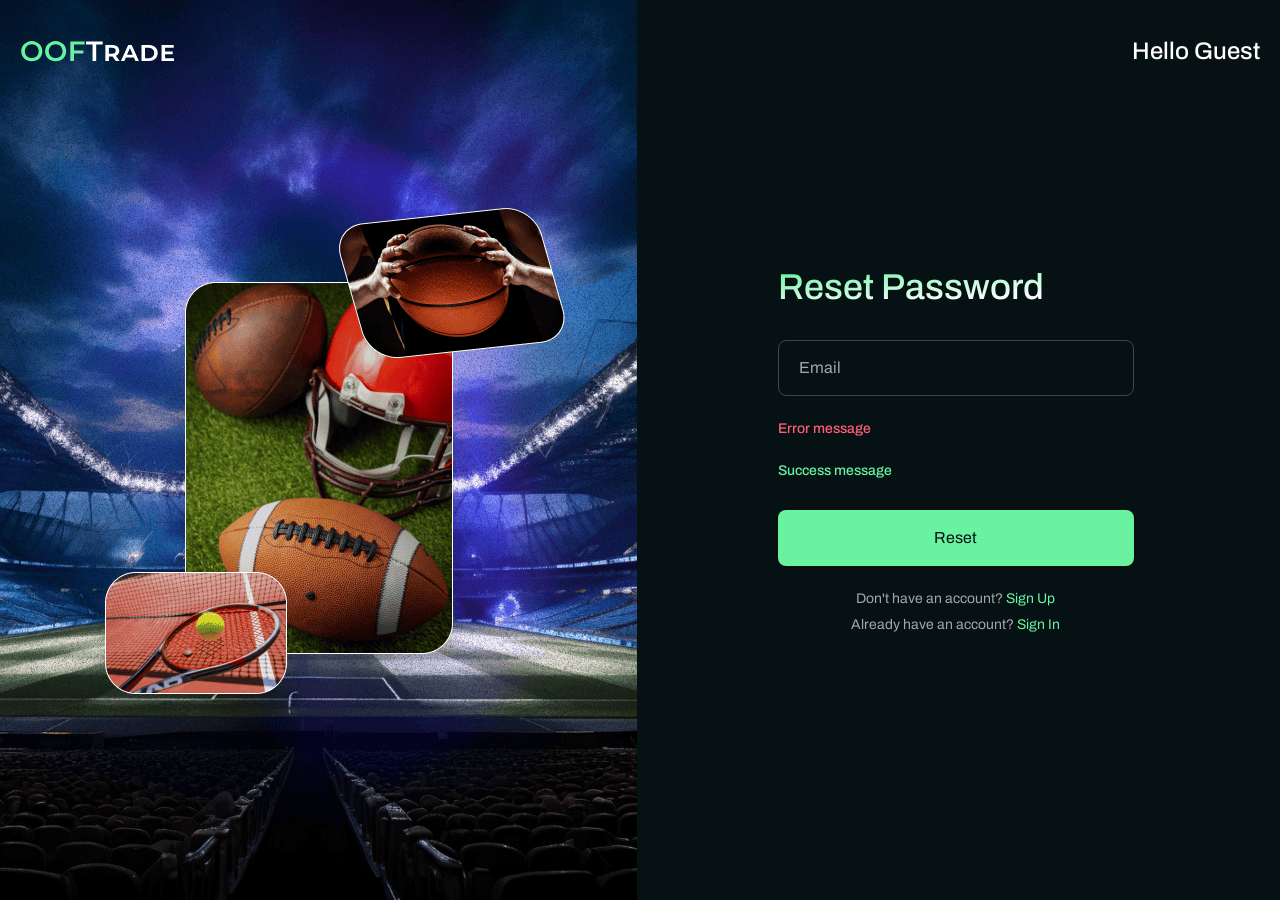
<file: src/reset.html>
<!DOCTYPE html>
<html class="h-full" lang="en">
	<head>
		<meta charset="UTF-8" />
		<meta http-equiv="X-UA-Compatible" content="IE=edge" />
		<meta name="viewport" content="width=device-width, initial-scale=1.0" />
		<title>Reset Password | OOFTrade</title>
		<link rel="preconnect" href="https://fonts.googleapis.com" />
		<link rel="preconnect" href="https://fonts.gstatic.com" crossorigin />
		<link
			href="https://fonts.googleapis.com/css2?family=Archivo:wght@400;500;600;700&display=swap"
			rel="stylesheet"
		/>
		<link rel="stylesheet" href="./css/output.css" />
	</head>

	<body class="h-full">
		<div class="wrapper relative flex min-h-full flex-col">
			<!-- Header -->
			<header class="fixed top-[34px] left-0 w-full">
				<div
					class="mx-auto flex max-w-[1320px] items-center justify-between px-5"
				>
					<a href="#">
						<img class="sm:max-w-[100px]" src="./img/global/logo.svg" alt="" />
					</a>
					<h4>Hello Guest</h4>
				</div>
			</header>
			<!-- Main Content -->
			<main class="flex-auto">
				<!-- Section SignIn -->
				<section
					class="grid h-screen grid-cols-2 overflow-hidden sm:grid-cols-1"
				>
					<div class="relative h-screen sm:hidden">
						<img
							class="absolute left-0 top-0 z-[-1] h-full w-full object-cover"
							src="./img/auth/auth-img.png"
							alt="image"
						/>
					</div>
					<div class="flex flex-col items-center justify-center">
						<form autocomplete="off" class="w-full max-w-[356px]">
							<h2
								class="mb-8 bg-green-text-gradient bg-clip-text text-transparent"
							>
								Reset Password
							</h2>

							<label for="email" class="mt-6 block">
								<input
									class="input-large"
									placeholder="Email"
									name="email"
									id="email"
									type="text"
								/>
							</label>

							<p class="text-body-s-medium mt-6 text-lightred">Error message</p>
							<p class="text-body-s-medium mt-6 text-lightgreen">
								Success message
							</p>

							<button class="btn btn-large mt-[30px]" type="submit">
								Reset
							</button>
						</form>

						<p class="text-body-s mt-6 text-greytext">
							Don't have an account?
							<a
								class="text-lightgreen transition-colors hover:text-lightgreen-hovered"
								href="#"
							>
								Sign Up
							</a>
						</p>

						<p class="text-body-s mt-2 text-greytext">
							Already have an account?
							<a
								class="text-lightgreen transition-colors hover:text-lightgreen-hovered"
								href="#"
							>
								Sign In
							</a>
						</p>
					</div>
				</section>
			</main>
		</div>

		<!-- JS -->
		<script src="./js/main.js"></script>
	</body>
</html>
</file>
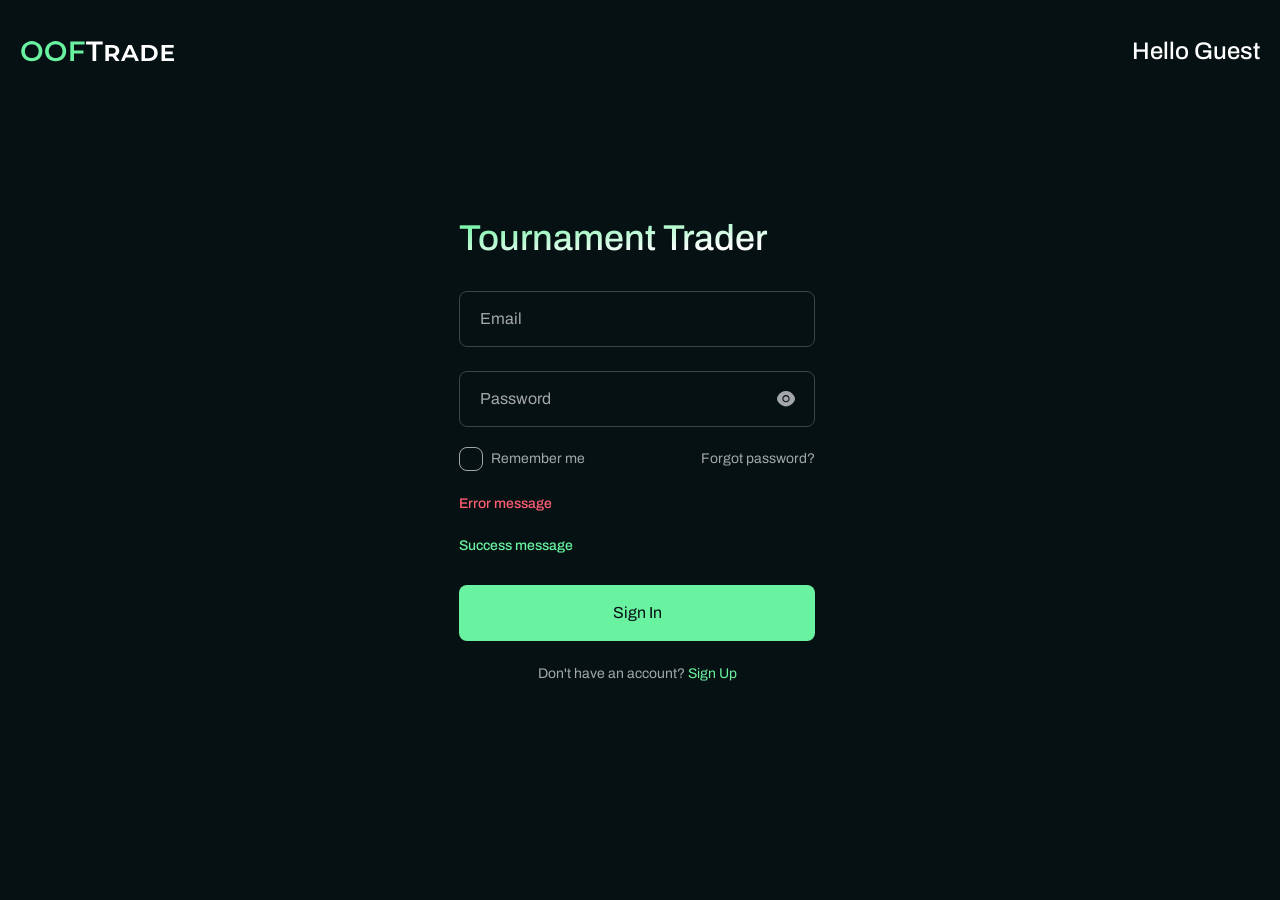
<file: src/signin.html>
<!DOCTYPE html>
<html class="h-full" lang="en">
	<head>
		<meta charset="UTF-8" />
		<meta http-equiv="X-UA-Compatible" content="IE=edge" />
		<meta name="viewport" content="width=device-width, initial-scale=1.0" />
		<title>Sign In | OOFTrade</title>
		<link rel="preconnect" href="https://fonts.googleapis.com" />
		<link rel="preconnect" href="https://fonts.gstatic.com" crossorigin />
		<link
			href="https://fonts.googleapis.com/css2?family=Archivo:wght@400;500;600;700&display=swap"
			rel="stylesheet"
		/>
		<link rel="stylesheet" href="./css/output.css" />
	</head>

	<body class="h-full">
		<div class="wrapper relative flex min-h-full flex-col">
			<!-- Header -->
			<header class="fixed top-[34px] left-0 w-full">
				<div
					class="mx-auto flex max-w-[1320px] items-center justify-between px-5"
				>
					<a href="#">
						<img class="sm:max-w-[100px]" src="./img/global/logo.svg" alt="" />
					</a>
					<h4>Hello Guest</h4>
				</div>
			</header>
			<!-- Main Content -->
			<main class="flex-auto">
				<!-- Section SignIn -->
				<section class="flex h-screen flex-col items-center justify-center">
					<form autocomplete="off" class="w-full max-w-[356px]">
						<h2
							class="mb-8 bg-green-text-gradient bg-clip-text text-transparent"
						>
							Tournament Trader
						</h2>

						<label for="email">
							<input
								class="input-large"
								placeholder="Email"
								name="email"
								id="email"
								type="text"
							/>
						</label>
						<label for="password" class="input-label mt-6">
							<!-- Pswd input -->
							<input
								class="input-large password-input"
								placeholder="Password"
								name="password"
								id="password"
								type="password"
							/>

							<!-- Pswd Icons -->
							<button
								class="toggle-password-btn absolute right-5 top-1/2 h-[18px] w-[18px] -translate-y-1/2"
							>
								<img
									class="pswd-icon-hidden"
									src="./img/global/password-hidden.svg"
									alt="icon"
								/>
								<img
									class="pswd-icon-visible hidden"
									src="./img/global/password-visible.svg"
									alt="icon"
								/>
							</button>
						</label>

						<div class="mt-5 flex items-center justify-between">
							<label
								for="remember"
								class="flex cursor-pointer items-center gap-2"
							>
								<input
									id="remember"
									type="checkbox"
									class="h-6 w-6 rounded-[8px] border-greytext bg-transparent checked:!bg-lightgreen focus:ring-0 focus:ring-offset-0"
								/>
								<span class="text-body-s text-greytext">Remember me</span>
							</label>

							<a
								class="text-body-s text-greytext transition-colors hover:text-white"
								href="#"
							>
								Forgot password?
							</a>
						</div>

						<p class="text-body-s-medium mt-6 text-lightred">Error message</p>
						<p class="text-body-s-medium mt-6 text-lightgreen">
							Success message
						</p>

						<button class="btn btn-large mt-[30px]" type="submit">
							Sign In
						</button>
					</form>

					<p class="text-body-s mt-6 text-greytext">
						Don't have an account?
						<a
							class="text-lightgreen transition-colors hover:text-lightgreen-hovered"
							href="#"
						>
							Sign Up
						</a>
					</p>
				</section>
			</main>
		</div>

		<!-- JS -->
		<script src="./js/main.js"></script>
	</body>
</html>
</file>
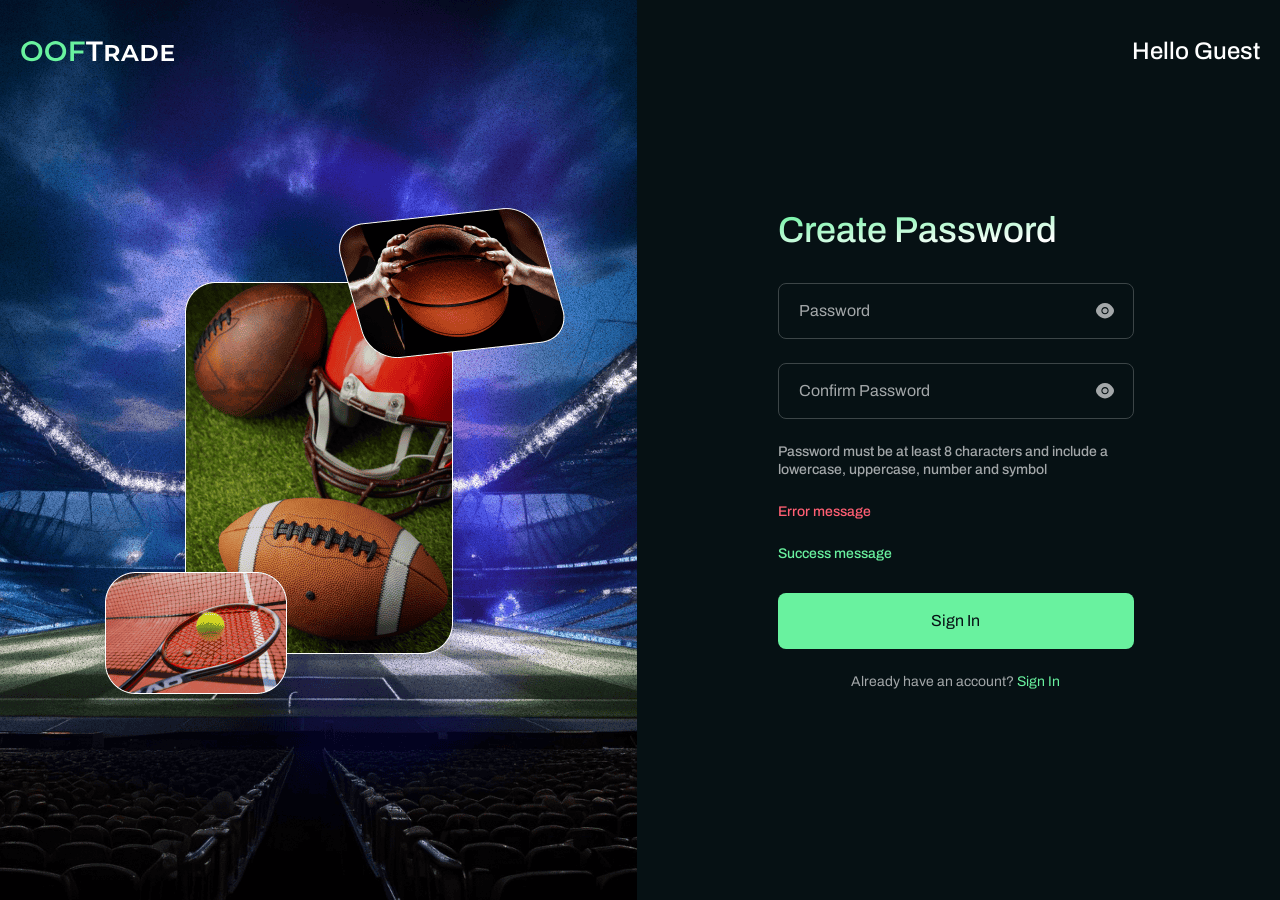
<file: src/signup-password.html>
<!DOCTYPE html>
<html class="h-full" lang="en">
	<head>
		<meta charset="UTF-8" />
		<meta http-equiv="X-UA-Compatible" content="IE=edge" />
		<meta name="viewport" content="width=device-width, initial-scale=1.0" />
		<title>Sign Up | OOFTrade</title>
		<link rel="preconnect" href="https://fonts.googleapis.com" />
		<link rel="preconnect" href="https://fonts.gstatic.com" crossorigin />
		<link
			href="https://fonts.googleapis.com/css2?family=Archivo:wght@400;500;600;700&display=swap"
			rel="stylesheet"
		/>
		<link rel="stylesheet" href="./css/output.css" />
	</head>

	<body class="h-full">
		<div class="wrapper relative flex min-h-full flex-col">
			<!-- Header -->
			<header class="fixed top-[34px] left-0 w-full">
				<div
					class="mx-auto flex max-w-[1320px] items-center justify-between px-5"
				>
					<a href="#">
						<img class="sm:max-w-[100px]" src="./img/global/logo.svg" alt="" />
					</a>
					<h4>Hello Guest</h4>
				</div>
			</header>
			<!-- Main Content -->
			<main class="flex-auto">
				<!-- Section SignIn -->
				<section
					class="grid h-screen grid-cols-2 overflow-hidden sm:grid-cols-1"
				>
					<div class="relative h-screen sm:hidden">
						<img
							class="absolute left-0 top-0 z-[-1] h-full w-full object-cover"
							src="./img/auth/auth-img.png"
							alt="image"
						/>
					</div>
					<div class="flex flex-col items-center justify-center">
						<form autocomplete="off" class="w-full max-w-[356px]">
							<h2
								class="mb-8 bg-green-text-gradient bg-clip-text text-transparent"
							>
								Create Password
							</h2>

							<label for="password" class="input-label mt-6">
								<!-- Pswd input -->
								<input
									class="input-large password-input"
									placeholder="Password"
									name="password"
									id="password"
									type="password"
								/>

								<!-- Pswd Icons -->
								<button
									class="toggle-password-btn absolute right-5 top-1/2 h-[18px] w-[18px] -translate-y-1/2"
								>
									<img
										class="pswd-icon-hidden"
										src="./img/global/password-hidden.svg"
										alt="icon"
									/>
									<img
										class="pswd-icon-visible hidden"
										src="./img/global/password-visible.svg"
										alt="icon"
									/>
								</button>
							</label>

							<label for="passwordConfirm" class="input-label mt-6">
								<!-- Pswd input -->
								<input
									class="input-large password-input"
									name="passwordConfirm"
									id="passwordConfirm"
									placeholder="Confirm Password"
									type="password"
								/>

								<!-- Pswd Icons -->
								<button
									class="toggle-password-btn absolute right-5 top-1/2 h-[18px] w-[18px] -translate-y-1/2"
								>
									<img
										class="pswd-icon-hidden"
										src="./img/global/password-hidden.svg"
										alt="icon"
									/>
									<img
										class="pswd-icon-visible hidden"
										src="./img/global/password-visible.svg"
										alt="icon"
									/>
								</button>
							</label>

							<p class="text-body-s-medium mt-6 text-greytext">
								Password must be at least 8 characters and include a lowercase,
								uppercase, number and symbol
							</p>
							<p class="text-body-s-medium mt-6 text-lightred">Error message</p>
							<p class="text-body-s-medium mt-6 text-lightgreen">
								Success message
							</p>

							<button class="btn btn-large mt-[30px]" type="submit">
								Sign In
							</button>
						</form>

						<p class="text-body-s mt-6 text-greytext">
							Already have an account?
							<a
								class="text-lightgreen transition-colors hover:text-lightgreen-hovered"
								href="#"
							>
								Sign In
							</a>
						</p>
					</div>
				</section>
			</main>
		</div>

		<!-- JS -->
		<script src="./js/main.js"></script>
	</body>
</html>
</file>
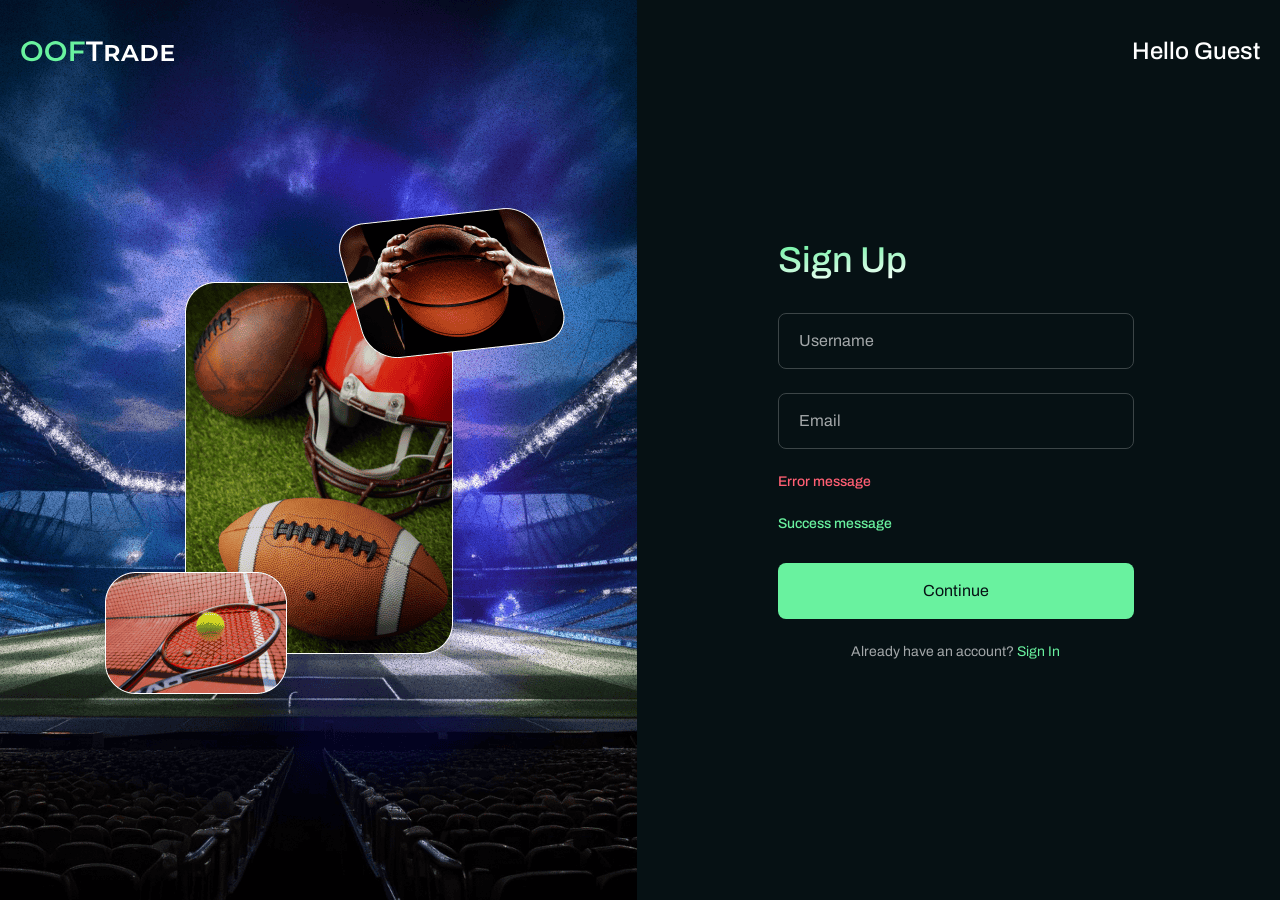
<file: src/signup.html>
<!DOCTYPE html>
<html class="h-full" lang="en">
	<head>
		<meta charset="UTF-8" />
		<meta http-equiv="X-UA-Compatible" content="IE=edge" />
		<meta name="viewport" content="width=device-width, initial-scale=1.0" />
		<title>Sign Up | OOFTrade</title>
		<link rel="preconnect" href="https://fonts.googleapis.com" />
		<link rel="preconnect" href="https://fonts.gstatic.com" crossorigin />
		<link
			href="https://fonts.googleapis.com/css2?family=Archivo:wght@400;500;600;700&display=swap"
			rel="stylesheet"
		/>
		<link rel="stylesheet" href="./css/output.css" />
	</head>

	<body class="h-full">
		<div class="wrapper relative flex min-h-full flex-col">
			<!-- Header -->
			<header class="fixed top-[34px] left-0 w-full">
				<div
					class="mx-auto flex max-w-[1320px] items-center justify-between px-5"
				>
					<a href="#">
						<img class="sm:max-w-[100px]" src="./img/global/logo.svg" alt="" />
					</a>
					<h4>Hello Guest</h4>
				</div>
			</header>
			<!-- Main Content -->
			<main class="flex-auto">
				<!-- Section SignIn -->
				<section
					class="grid h-screen grid-cols-2 overflow-hidden sm:grid-cols-1"
				>
					<div class="relative h-screen sm:hidden">
						<img
							class="absolute left-0 top-0 z-[-1] h-full w-full object-cover"
							src="./img/auth/auth-img.png"
							alt="image"
						/>
					</div>
					<div class="flex flex-col items-center justify-center">
						<form autocomplete="off" class="w-full max-w-[356px]">
							<h2
								class="mb-8 bg-green-text-gradient bg-clip-text text-transparent"
							>
								Sign Up
							</h2>

							<label for="username">
								<input
									class="input-large"
									placeholder="Username"
									name="username"
									id="username"
									type="text"
								/>
							</label>

							<label for="email" class="mt-6 block">
								<input
									class="input-large"
									placeholder="Email"
									name="email"
									id="email"
									type="text"
								/>
							</label>

							<p class="text-body-s-medium mt-6 text-lightred">Error message</p>
							<p class="text-body-s-medium mt-6 text-lightgreen">
								Success message
							</p>

							<button class="btn btn-large mt-[30px]" type="submit">
								Continue
							</button>
						</form>

						<p class="text-body-s mt-6 text-greytext">
							Already have an account?
							<a
								class="text-lightgreen transition-colors hover:text-lightgreen-hovered"
								href="#"
							>
								Sign In
							</a>
						</p>
					</div>
				</section>
			</main>
		</div>

		<!-- JS -->
		<script src="./js/main.js"></script>
	</body>
</html>
</file>
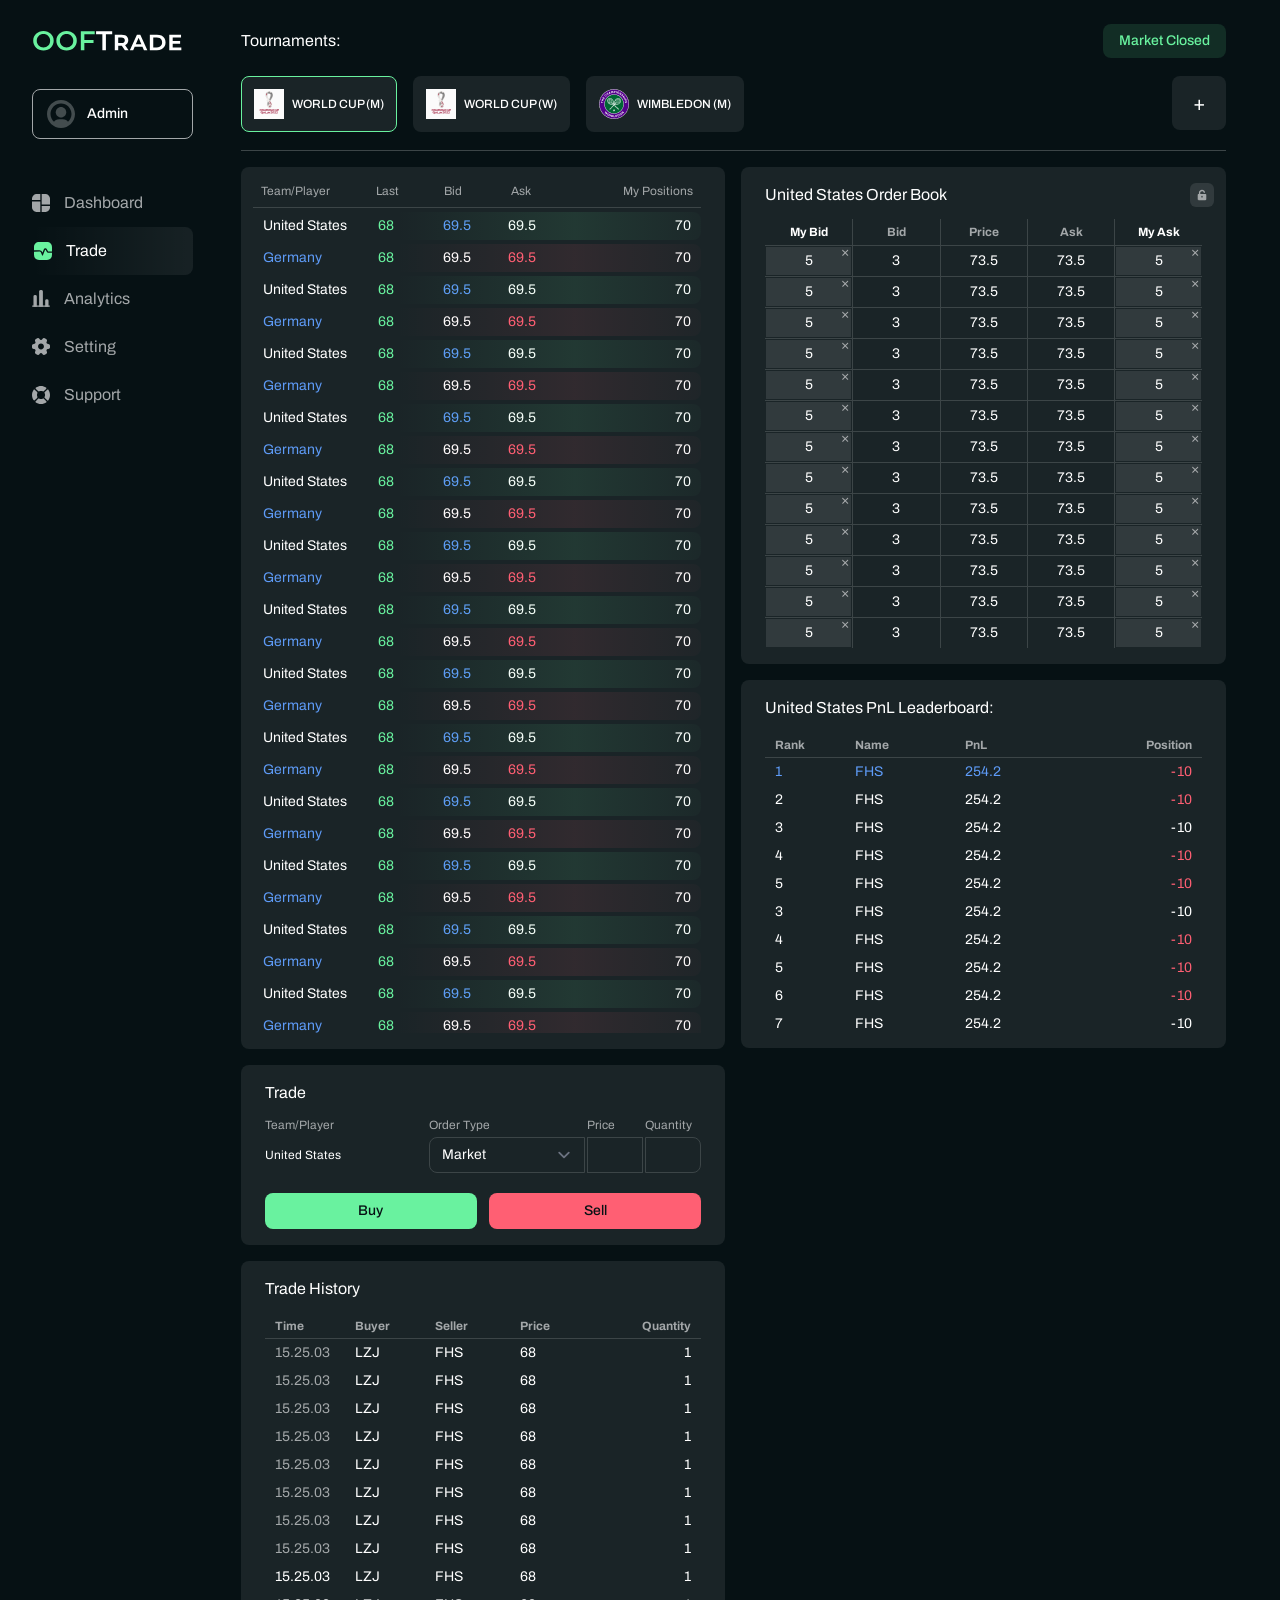
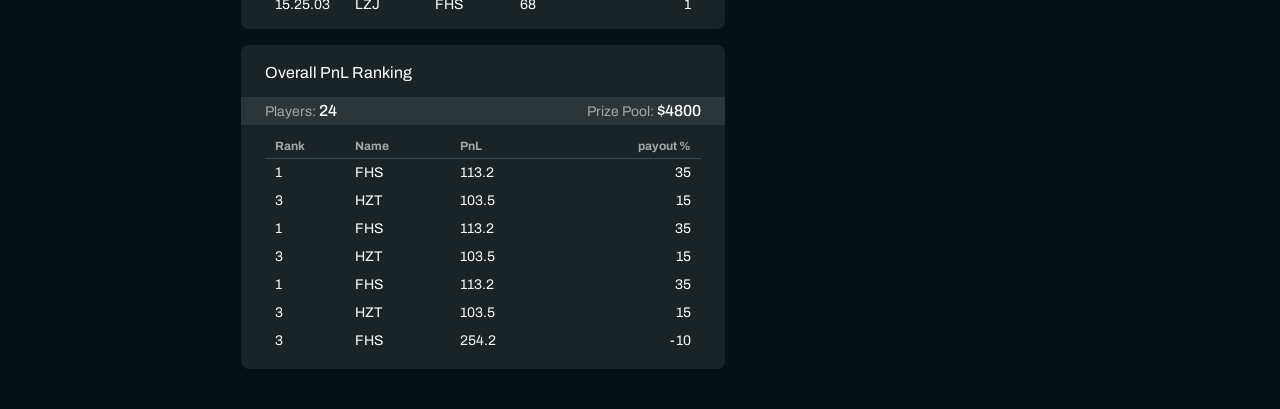
<file: src/user.html>
<!DOCTYPE html>
<html class="h-full" lang="en">
	<head>
		<meta charset="UTF-8" />
		<meta http-equiv="X-UA-Compatible" content="IE=edge" />
		<meta name="viewport" content="width=device-width, initial-scale=1.0" />
		<title>User Trade | OOFTrade</title>
		<link rel="preconnect" href="https://fonts.googleapis.com" />
		<link rel="preconnect" href="https://fonts.gstatic.com" crossorigin />
		<link
			href="https://fonts.googleapis.com/css2?family=Archivo:wght@400;500;600;700&display=swap"
			rel="stylesheet"
		/>
		<link rel="stylesheet" href="./css/output.css" />
	</head>

	<body class="h-full">
		<div class="wrapper relative flex min-h-full">
			<!-- Sidebar -->
			<aside class="h-auto w-[240px] pt-6 pl-8 sm:w-[150px] sm:p-3 sm:pt-6">
				<a href="#"><img src="./img/global/logo.svg" alt="logo" /></a>
				<button
					id="account-settings-btn"
					class="mt-8 flex w-full items-center gap-3 rounded-lg border border-greytext py-[10px] px-[14px] transition-colors hover:border-lightgreen sm:justify-center sm:gap-0"
				>
					<img
						class="h-[28px] w-[28px]"
						src="./img/global/account-avatar.svg"
						alt="icon"
					/>
					<p class="text-body-s-medium sm:hidden">Admin</p>
				</button>
				<!-- Menu -->
				<ul class="mt-10 gap-0">
					<li class="group">
						<a
							class="text-body-m group flex items-center gap-[14px] py-3 text-greytext group-[.active]:rounded-lg group-[.active]:bg-menu-item-gradient"
							href="#"
						>
							<svg
								width="18"
								height="18"
								viewBox="0 0 18 18"
								fill="none"
								xmlns="http://www.w3.org/2000/svg"
							>
								<path
									d="M12.771 0H9.67505V5.4V6.075V10.575H18V6.075V5.4V5.229C18 1.953 16.047 0 12.771 0Z"
									fill="#A3A7A9"
									class="transition-colors group-hover:fill-lightgreen group-[.active]:fill-lightgreen"
								/>
								<path
									d="M0 7.42505V11.925V12.375V12.771C0 16.047 1.953 18 5.229 18H8.325V12.375V11.925V7.42505H0Z"
									fill="#A3A7A9"
									class="transition-colors group-hover:fill-lightgreen group-[.active]:fill-lightgreen"
								/>
								<path
									d="M8.325 0V6.075H0V5.229C0 1.953 1.953 0 5.229 0H8.325Z"
									fill="#A3A7A9"
									class="transition-colors group-hover:fill-lightgreen group-[.active]:fill-lightgreen"
								/>
								<path
									d="M18 11.925V12.771C18 16.047 16.047 18 12.771 18H9.67505V11.925H18Z"
									fill="#A3A7A9"
									class="transition-colors group-hover:fill-lightgreen group-[.active]:fill-lightgreen"
								/>
							</svg>

							<span
								class="transition-colors group-hover:text-white group-[.active]:text-white sm:hidden"
							>
								Dashboard
							</span>
						</a>
					</li>
					<li class="active group">
						<a
							class="text-body-m group flex items-center gap-[14px] py-3 text-greytext group-[.active]:rounded-lg group-[.active]:bg-menu-item-gradient"
							href="#"
						>
							<svg
								width="20"
								height="18"
								viewBox="0 0 20 18"
								fill="none"
								xmlns="http://www.w3.org/2000/svg"
							>
								<path
									d="M19.9999 5.22896V9.44993H16.3279C16.2199 9.44093 15.9859 9.30593 15.9319 9.20693L14.9959 7.43395C14.6269 6.73195 13.9879 6.33595 13.3039 6.37195C12.6199 6.40795 12.0349 6.86695 11.7379 7.61394L10.4959 10.7279L10.3159 10.2599C9.87494 9.11693 8.61495 8.25294 7.37296 8.25294L2 8.27994V5.22896C2 1.95299 3.95299 0 7.22896 0H14.7709C18.0469 0 19.9999 1.95299 19.9999 5.22896Z"
									fill="#A3A7A9"
									class="transition-colors group-hover:fill-lightgreen group-[.active]:fill-lightgreen"
								/>
								<path
									d="M19.9999 12.7711V10.8002H16.3279C15.7249 10.8002 15.0139 10.3682 14.7349 9.83716L13.7989 8.06418C13.5469 7.58718 13.1869 7.61418 12.9889 8.10918L10.9189 13.3381C10.6939 13.9231 10.3159 13.9231 10.0819 13.3381L9.05595 10.7462C8.81295 10.1162 8.05696 9.60317 7.38196 9.60317L2 9.63017V12.7711C2 15.9931 3.88999 17.9371 7.06696 17.9911C7.16596 18.0001 7.27396 18.0001 7.37296 18.0001H14.5729C14.7079 18.0001 14.8429 18.0001 14.9689 17.9911C18.1279 17.9191 19.9999 15.9841 19.9999 12.7711Z"
									fill="#A3A7A9"
									class="transition-colors group-hover:fill-lightgreen group-[.active]:fill-lightgreen"
								/>
								<path
									d="M0.999971 9.69995V13.01C0.979971 12.69 0.969971 12.35 0.969971 12V9.69995H0.999971Z"
									fill="white"
									fill-opacity="0.6"
								/>
							</svg>

							<span
								class="transition-colors group-hover:text-white group-[.active]:text-white sm:hidden"
							>
								Trade
							</span>
						</a>
					</li>
					<li class="group">
						<a
							class="text-body-m group flex items-center gap-[14px] py-3 text-greytext group-[.active]:rounded-lg group-[.active]:bg-menu-item-gradient"
							href="#"
						>
							<svg
								width="18"
								height="18"
								viewBox="0 0 18 18"
								fill="none"
								xmlns="http://www.w3.org/2000/svg"
							>
								<path
									d="M17.3721 16.7441H0.627907C0.284651 16.7441 0 16.4594 0 16.1162C0 15.7729 0.284651 15.4883 0.627907 15.4883H17.3721C17.7153 15.4883 18 15.7729 18 16.1162C18 16.4594 17.7153 16.7441 17.3721 16.7441Z"
									fill="#A3A7A9"
									class="transition-colors group-hover:fill-lightgreen group-[.active]:fill-lightgreen"
								/>
								<path
									d="M7.11633 1.67442V16.7442H10.8838V1.67442C10.8838 0.753488 10.507 0 9.3768 0H8.62331C7.49308 0 7.11633 0.753488 7.11633 1.67442Z"
									fill="#A3A7A9"
									class="transition-colors group-hover:fill-lightgreen group-[.active]:fill-lightgreen"
								/>
								<path
									d="M1.46509 6.69761V16.7441H4.81393V6.69761C4.81393 5.77668 4.47904 5.02319 3.47439 5.02319H2.80462C1.79997 5.02319 1.46509 5.77668 1.46509 6.69761Z"
									fill="#A3A7A9"
									class="transition-colors group-hover:fill-lightgreen group-[.active]:fill-lightgreen"
								/>
								<path
									d="M13.186 10.8836V16.7441H16.5349V10.8836C16.5349 9.96272 16.2 9.20923 15.1953 9.20923H14.5256C13.5209 9.20923 13.186 9.96272 13.186 10.8836Z"
									fill="#A3A7A9"
									class="transition-colors group-hover:fill-lightgreen group-[.active]:fill-lightgreen"
								/>
							</svg>

							<span
								class="transition-colors group-hover:text-white group-[.active]:text-white sm:hidden"
							>
								Analytics
							</span>
						</a>
					</li>
					<li class="group">
						<a
							class="text-body-m group flex items-center gap-[14px] py-3 text-greytext group-[.active]:rounded-lg group-[.active]:bg-menu-item-gradient"
							href="#"
						>
							<svg
								width="18"
								height="18"
								viewBox="0 0 18 18"
								fill="none"
								xmlns="http://www.w3.org/2000/svg"
							>
								<path
									d="M16.2819 5.99653C14.6537 5.99653 13.988 4.84385 14.7976 3.43002C15.2654 2.61054 14.9865 1.56593 14.1679 1.09766L12.6117 0.206132C11.901 -0.217116 10.9835 0.0350318 10.5607 0.746449L10.4618 0.91755C9.65217 2.33138 8.32084 2.33138 7.50225 0.91755L7.4033 0.746449C6.9985 0.0350318 6.08096 -0.217116 5.37031 0.206132L3.81409 1.09766C2.9955 1.56593 2.71664 2.61955 3.18441 3.43903C4.003 4.84385 3.33733 5.99653 1.70915 5.99653C0.773613 5.99653 0 6.76198 0 7.70753V9.29247C0 10.229 0.764618 11.0035 1.70915 11.0035C3.33733 11.0035 4.003 12.1561 3.18441 13.57C2.71664 14.3895 2.9955 15.4341 3.81409 15.9023L5.37031 16.7939C6.08096 17.2171 6.9985 16.965 7.42129 16.2536L7.52024 16.0825C8.32983 14.6686 9.66117 14.6686 10.4798 16.0825L10.5787 16.2536C11.0015 16.965 11.919 17.2171 12.6297 16.7939L14.1859 15.9023C15.0045 15.4341 15.2834 14.3805 14.8156 13.57C13.997 12.1561 14.6627 11.0035 16.2909 11.0035C17.2264 11.0035 18 10.238 18 9.29247V7.70753C17.991 6.77099 17.2264 5.99653 16.2819 5.99653ZM8.9955 11.4267C7.38531 11.4267 6.07196 10.1119 6.07196 8.5C6.07196 6.88805 7.38531 5.57328 8.9955 5.57328C10.6057 5.57328 11.919 6.88805 11.919 8.5C11.919 10.1119 10.6057 11.4267 8.9955 11.4267Z"
									fill="#A3A7A9"
									class="transition-colors group-hover:fill-lightgreen group-[.active]:fill-lightgreen"
								/>
							</svg>

							<span
								class="transition-colors group-hover:text-white group-[.active]:text-white sm:hidden"
							>
								Setting
							</span>
						</a>
					</li>
					<li class="group">
						<a
							class="text-body-m group flex items-center gap-[14px] py-3 text-greytext group-[.active]:rounded-lg group-[.active]:bg-menu-item-gradient"
							href="#"
						>
							<svg
								width="18"
								height="18"
								viewBox="0 0 18 18"
								fill="none"
								xmlns="http://www.w3.org/2000/svg"
							>
								<path
									d="M4.97702 9.00011C4.97702 8.43289 5.09727 7.89281 5.31231 7.40027C5.50673 6.95494 5.47329 6.41836 5.12969 6.07476L2.9456 3.89067C2.53554 3.48061 1.85884 3.50203 1.5336 3.98214C0.562414 5.41575 0 7.14304 0 9.00011C0 10.8556 0.561436 12.5815 1.52595 14.0143C1.85022 14.4961 2.52794 14.5191 2.93908 14.109L5.12816 11.9255C5.47254 11.582 5.50637 11.0448 5.31187 10.599C5.09711 10.1067 4.97702 9.56695 4.97702 9.00011Z"
									fill="#A3A7A9"
									class="transition-colors group-hover:fill-lightgreen group-[.active]:fill-lightgreen"
								/>
								<path
									d="M9.02726 4.95002C9.59449 4.95002 10.1346 5.07027 10.6271 5.28531C11.0724 5.47973 11.609 5.44629 11.9526 5.10269L14.1119 2.94344C14.5211 2.53418 14.5008 1.85899 14.0221 1.53361C12.5934 0.56242 10.8648 0 9.00026 0C7.14501 0 5.42546 0.561312 3.99481 1.52563C3.51328 1.8502 3.49028 2.52794 3.90037 2.93908L6.06946 5.1137C6.41536 5.46049 6.95722 5.49217 7.40504 5.29376C7.90127 5.07391 8.44878 4.95002 9.02726 4.95002Z"
									fill="#A3A7A9"
									class="transition-colors group-hover:fill-lightgreen group-[.active]:fill-lightgreen"
								/>
								<path
									d="M16.1607 3.5582C15.9843 3.32752 15.6468 3.31563 15.4412 3.52067L12.6124 6.34223C12.439 6.51518 12.4195 6.78676 12.5412 6.99925C12.8796 7.58971 13.0768 8.27027 13.0768 9.00014C13.0768 9.73021 12.8794 10.4109 12.5409 11.0015C12.4193 11.2138 12.4387 11.485 12.6117 11.658L15.4412 14.4876C15.6467 14.6931 15.9846 14.6814 16.161 14.4505C17.3159 12.938 17.9998 11.048 17.9998 9.00014C17.9998 6.9521 17.3158 5.06942 16.1607 3.5582Z"
									fill="#A3A7A9"
									class="transition-colors group-hover:fill-lightgreen group-[.active]:fill-lightgreen"
								/>
								<path
									d="M9.02577 13.0499C8.2957 13.0499 7.61497 12.8526 7.02439 12.5141C6.81213 12.3924 6.54086 12.4118 6.36786 12.5848L3.51128 15.4414C3.30579 15.6469 3.31748 15.9848 3.54845 16.1611C5.06089 17.316 6.95091 17.9999 8.99877 17.9999C11.0559 17.9999 12.9476 17.3153 14.4536 16.1524C14.6826 15.9756 14.6932 15.6393 14.4886 15.4347L11.6539 12.6001C11.4821 12.4283 11.2132 12.4079 11.0015 12.5272C10.4134 12.8586 9.74118 13.0499 9.02577 13.0499Z"
									fill="#A3A7A9"
									class="transition-colors group-hover:fill-lightgreen group-[.active]:fill-lightgreen"
								/>
							</svg>

							<span
								class="transition-colors group-hover:text-white group-[.active]:text-white sm:hidden"
							>
								Support
							</span>
						</a>
					</li>
				</ul>
			</aside>
			<!-- Content -->
			<main class="mx-12 h-screen w-full sm:mx-5">
				<!-- Head -->
				<section class="mt-6">
					<div
						class="flex items-center justify-between sm:flex-col-reverse sm:gap-2"
					>
						<p class="text-body-lg-m">Tournaments:</p>
						<!-- Toggle .open & .closed class -->
						<button class="market-status open">Market Closed</button>
					</div>

					<div class="relative border-b border-b-[#3C4547] py-[18px] sm:py-2">
						<div class="flex gap-4 sm:flex-wrap sm:gap-1">
							<button class="tournament-button active">
								<img
									class="sm:h-5 sm:w-5"
									src="./img/global/world-cup.png"
									alt="img"
								/>
								<span>World Cup (M)</span>
							</button>
							<button class="tournament-button">
								<img
									class="sm:h-5 sm:w-5"
									src="./img/global/world-cup.png"
									alt="img"
								/>
								<span>World Cup (W)</span>
							</button>
							<button class="tournament-button">
								<img
									class="sm:h-5 sm:w-5"
									src="./img/global/wimbledon.png"
									alt="img"
								/>
								<span>Wimbledon (M)</span>
							</button>
							<button
								id="create-user-tournament-btn"
								class="ml-auto flex h-[54px] w-[54px] items-center justify-center rounded-lg border border-transparent bg-darkgrey p-[18px] text-xl hover:border-lightgreen sm:h-5 sm:w-5"
							>
								<span>+</span>
							</button>

							<!-- Modal -->
							<div
								id="user-tournament-modal"
								class="absolute right-0 top-full z-20 -mt-2 hidden w-[732px] rounded-lg border border-table-border bg-darkgrey px-6 pb-6 pt-5 md:w-full"
							>
								<p class="text-body-lg-m py-4 px-6 pb-3 text-center">
									Add Tournaments
								</p>

								<!-- Close Button -->
								<button
									id="user-tournament-close"
									class="group absolute right-3 top-3"
								>
									<svg
										width="24"
										height="24"
										viewBox="0 0 24 24"
										fill="none"
										xmlns="http://www.w3.org/2000/svg"
									>
										<circle cx="12" cy="12" r="12" fill="#313A3D" />
										<path
											class="transition-colors group-hover:fill-lightgreen"
											fill-rule="evenodd"
											clip-rule="evenodd"
											d="M16.7891 8.02444C17.0234 7.79013 17.0234 7.41023 16.7891 7.17591C16.5548 6.9416 16.1749 6.9416 15.9406 7.17591L11.9826 11.1339L8.02446 7.17579C7.79014 6.94147 7.41025 6.94147 7.17593 7.17579C6.94162 7.4101 6.94162 7.79 7.17593 8.02431L11.1342 11.9826L7.17593 15.9409C6.94162 16.1753 6.94162 16.5552 7.17593 16.7895C7.41024 17.0238 7.79014 17.0238 8.02446 16.7895L11.9825 12.8315L15.9406 16.7896C16.1749 17.0239 16.5548 17.0239 16.7891 16.7896C17.0234 16.5553 17.0234 16.1754 16.7891 15.9411L12.8308 11.9828L16.7891 8.02444Z"
											fill="#A8ABAD"
										/>
									</svg>
								</button>

								<!-- Tournaments Grid -->
								<div
									class="grid grid-cols-3 overflow-hidden rounded-lg border border-table-border"
								>
									<!-- Add Tournament Button -->
									<label
										class="add-tournament-button border-b border-r border-table-border"
										for="tournament-1"
									>
										<div class="flex items-center gap-2">
											<div
												class="h-[30px] w-[30px] shrink-0 overflow-hidden rounded-full"
											>
												<img src="./img/global/wimbledon.png" alt="img" />
											</div>
											<div class="flex flex-col gap-1">
												<p class="text-body-xs-medium sm:text-body-x uppercase">
													2024 nba playoffs
												</p>
												<p class="text-body-xs text-greytext">Apr 20 - Jun 6</p>
											</div>
										</div>
										<input
											class="absolute right-2 bottom-2 hidden rounded-full checked:block"
											type="checkbox"
											id="tournament-1"
										/>
									</label>

									<!-- Add Tournament Button -->
									<label
										class="add-tournament-button border-b border-r border-table-border"
										for="tournament-2"
									>
										<div class="flex items-center gap-2">
											<div
												class="h-[30px] w-[30px] shrink-0 overflow-hidden rounded-full"
											>
												<img src="./img/global/wimbledon.png" alt="img" />
											</div>
											<div class="flex flex-col gap-1">
												<p class="text-body-xs-medium sm:text-body-x uppercase">
													2024 nba playoffs
												</p>
												<p class="text-body-xs text-greytext">Apr 20 - Jun 6</p>
											</div>
										</div>
										<input
											class="absolute right-2 bottom-2 hidden rounded-full checked:block"
											type="checkbox"
											id="tournament-2"
										/>
									</label>

									<!-- Add Tournament Button -->
									<label
										class="add-tournament-button border-b border-table-border"
										for="tournament-3"
									>
										<div class="flex items-center gap-2">
											<div
												class="h-[30px] w-[30px] shrink-0 overflow-hidden rounded-full"
											>
												<img src="./img/global/wimbledon.png" alt="img" />
											</div>
											<div class="flex flex-col gap-1">
												<p class="text-body-xs-medium sm:text-body-x uppercase">
													2024 nba playoffs
												</p>
												<p class="text-body-xs text-greytext">Apr 20 - Jun 6</p>
											</div>
										</div>
										<input
											class="absolute right-2 bottom-2 hidden rounded-full checked:block"
											type="checkbox"
											id="tournament-3"
										/>
									</label>

									<!-- Add Tournament Button -->
									<label
										class="add-tournament-button border-r border-table-border"
										for="tournament-4"
									>
										<div class="flex items-center gap-2">
											<div
												class="h-[30px] w-[30px] shrink-0 overflow-hidden rounded-full"
											>
												<img src="./img/global/wimbledon.png" alt="img" />
											</div>
											<div class="flex flex-col gap-1">
												<p class="text-body-xs-medium sm:text-body-x uppercase">
													2024 nba playoffs
												</p>
												<p class="text-body-xs text-greytext">Apr 20 - Jun 6</p>
											</div>
										</div>
										<input
											class="absolute right-2 bottom-2 hidden rounded-full checked:block"
											type="checkbox"
											id="tournament-4"
										/>
									</label>
									<!-- Add Tournament Button -->
									<label
										class="add-tournament-button border-r border-table-border"
										for="tournament-5"
									>
										<div class="flex items-center gap-2">
											<div
												class="h-[30px] w-[30px] shrink-0 overflow-hidden rounded-full"
											>
												<img src="./img/global/wimbledon.png" alt="img" />
											</div>
											<div class="flex flex-col gap-1">
												<p class="text-body-xs-medium sm:text-body-x uppercase">
													2024 nba playoffs
												</p>
												<p class="text-body-xs text-greytext">Apr 20 - Jun 6</p>
											</div>
										</div>
										<input
											class="absolute right-2 bottom-2 hidden rounded-full checked:block"
											type="checkbox"
											id="tournament-5"
										/>
									</label>
									<!-- Add Tournament Button -->
									<label class="add-tournament-button" for="tournament-6">
										<div class="flex items-center gap-2">
											<div
												class="h-[30px] w-[30px] shrink-0 overflow-hidden rounded-full"
											>
												<img src="./img/global/wimbledon.png" alt="img" />
											</div>
											<div class="flex flex-col gap-1">
												<p class="text-body-xs-medium sm:text-body-x uppercase">
													2024 nba playoffs
												</p>
												<p class="text-body-xs text-greytext">Apr 20 - Jun 6</p>
											</div>
										</div>
										<input
											class="absolute right-2 bottom-2 hidden rounded-full checked:block"
											type="checkbox"
											id="tournament-6"
										/>
									</label>
								</div>
							</div>
						</div>
					</div>
				</section>

				<!-- Grid -->
				<section
					class="mt-4 grid grid-cols-3 gap-4 pb-10 lg:grid-cols-2 sm:grid-cols-1"
				>
					<div class="flex flex-col">
						<!-- Main Table -->
						<div class="rounded-lg bg-darkgrey py-4 px-3">
							<div
								class="h-full max-h-[600px] overflow-auto pr-3 lg:max-h-[850px]"
							>
								<!-- Header -->
								<div
									class="sticky top-0 z-10 flex gap-5 border-b border-b-table-border bg-darkgrey px-2 pb-2"
								>
									<div class="w-[130px]">
										<p class="text-body-xs text-greytext">Team/Player</p>
									</div>
									<div
										class="text-body-xs grid w-full grid-cols-5 gap-5 text-greytext"
									>
										<p class="text-body-xs text-greytext">Last</p>

										<p class="text-body-xs text-greytext">Bid</p>

										<p class="text-body-xs text-greytext">Ask</p>

										<p
											class="text-body-xs col-span-2 whitespace-nowrap text-right text-greytext"
										>
											My Positions
										</p>
									</div>
								</div>

								<!-- Rows -->
								<div class="mt-1 flex flex-col gap-1">
									<!-- Live Row -->
									<div class="live-row live-row-green">
										<div class="w-[130px]">
											<p class="text-body-s">United States</p>
										</div>
										<div class="text-body-s grid w-full grid-cols-5 gap-3">
											<p class="text-body-s text-lightgreen">68</p>
											<p class="text-body-s text-left text-lightblue">69.5</p>
											<p class="text-body-s text-left">69.5</p>
											<p class="text-body-s col-span-2 text-right">70</p>
										</div>
									</div>
									<!-- Live Row -->
									<div class="live-row live-row-red">
										<div class="w-[130px]">
											<p class="text-body-s text-lightblue">Germany</p>
										</div>
										<div class="text-body-s grid w-full grid-cols-5 gap-3">
											<p class="text-body-s text-lightgreen">68</p>
											<p class="text-body-s text-left">69.5</p>
											<p class="text-body-s text-left text-lightred">69.5</p>
											<p class="text-body-s col-span-2 text-right">70</p>
										</div>
									</div>
									<!-- Live Row -->
									<div class="live-row live-row-green">
										<div class="w-[130px]">
											<p class="text-body-s">United States</p>
										</div>
										<div class="text-body-s grid w-full grid-cols-5 gap-3">
											<p class="text-body-s text-lightgreen">68</p>
											<p class="text-body-s text-left text-lightblue">69.5</p>
											<p class="text-body-s text-left">69.5</p>
											<p class="text-body-s col-span-2 text-right">70</p>
										</div>
									</div>
									<!-- Live Row -->
									<div class="live-row live-row-red">
										<div class="w-[130px]">
											<p class="text-body-s text-lightblue">Germany</p>
										</div>
										<div class="text-body-s grid w-full grid-cols-5 gap-3">
											<p class="text-body-s text-lightgreen">68</p>
											<p class="text-body-s text-left">69.5</p>
											<p class="text-body-s text-left text-lightred">69.5</p>
											<p class="text-body-s col-span-2 text-right">70</p>
										</div>
									</div>
									<!-- Live Row -->
									<div class="live-row live-row-green">
										<div class="w-[130px]">
											<p class="text-body-s">United States</p>
										</div>
										<div class="text-body-s grid w-full grid-cols-5 gap-3">
											<p class="text-body-s text-lightgreen">68</p>
											<p class="text-body-s text-left text-lightblue">69.5</p>
											<p class="text-body-s text-left">69.5</p>
											<p class="text-body-s col-span-2 text-right">70</p>
										</div>
									</div>
									<!-- Live Row -->
									<div class="live-row live-row-red">
										<div class="w-[130px]">
											<p class="text-body-s text-lightblue">Germany</p>
										</div>
										<div class="text-body-s grid w-full grid-cols-5 gap-3">
											<p class="text-body-s text-lightgreen">68</p>
											<p class="text-body-s text-left">69.5</p>
											<p class="text-body-s text-left text-lightred">69.5</p>
											<p class="text-body-s col-span-2 text-right">70</p>
										</div>
									</div>
									<!-- Live Row -->
									<div class="live-row live-row-green">
										<div class="w-[130px]">
											<p class="text-body-s">United States</p>
										</div>
										<div class="text-body-s grid w-full grid-cols-5 gap-3">
											<p class="text-body-s text-lightgreen">68</p>
											<p class="text-body-s text-left text-lightblue">69.5</p>
											<p class="text-body-s text-left">69.5</p>
											<p class="text-body-s col-span-2 text-right">70</p>
										</div>
									</div>
									<!-- Live Row -->
									<div class="live-row live-row-red">
										<div class="w-[130px]">
											<p class="text-body-s text-lightblue">Germany</p>
										</div>
										<div class="text-body-s grid w-full grid-cols-5 gap-3">
											<p class="text-body-s text-lightgreen">68</p>
											<p class="text-body-s text-left">69.5</p>
											<p class="text-body-s text-left text-lightred">69.5</p>
											<p class="text-body-s col-span-2 text-right">70</p>
										</div>
									</div>
									<!-- Live Row -->
									<div class="live-row live-row-green">
										<div class="w-[130px]">
											<p class="text-body-s">United States</p>
										</div>
										<div class="text-body-s grid w-full grid-cols-5 gap-3">
											<p class="text-body-s text-lightgreen">68</p>
											<p class="text-body-s text-left text-lightblue">69.5</p>
											<p class="text-body-s text-left">69.5</p>
											<p class="text-body-s col-span-2 text-right">70</p>
										</div>
									</div>
									<!-- Live Row -->
									<div class="live-row live-row-red">
										<div class="w-[130px]">
											<p class="text-body-s text-lightblue">Germany</p>
										</div>
										<div class="text-body-s grid w-full grid-cols-5 gap-3">
											<p class="text-body-s text-lightgreen">68</p>
											<p class="text-body-s text-left">69.5</p>
											<p class="text-body-s text-left text-lightred">69.5</p>
											<p class="text-body-s col-span-2 text-right">70</p>
										</div>
									</div>
									<!-- Live Row -->
									<div class="live-row live-row-green">
										<div class="w-[130px]">
											<p class="text-body-s">United States</p>
										</div>
										<div class="text-body-s grid w-full grid-cols-5 gap-3">
											<p class="text-body-s text-lightgreen">68</p>
											<p class="text-body-s text-left text-lightblue">69.5</p>
											<p class="text-body-s text-left">69.5</p>
											<p class="text-body-s col-span-2 text-right">70</p>
										</div>
									</div>
									<!-- Live Row -->
									<div class="live-row live-row-red">
										<div class="w-[130px]">
											<p class="text-body-s text-lightblue">Germany</p>
										</div>
										<div class="text-body-s grid w-full grid-cols-5 gap-3">
											<p class="text-body-s text-lightgreen">68</p>
											<p class="text-body-s text-left">69.5</p>
											<p class="text-body-s text-left text-lightred">69.5</p>
											<p class="text-body-s col-span-2 text-right">70</p>
										</div>
									</div>
									<!-- Live Row -->
									<div class="live-row live-row-green">
										<div class="w-[130px]">
											<p class="text-body-s">United States</p>
										</div>
										<div class="text-body-s grid w-full grid-cols-5 gap-3">
											<p class="text-body-s text-lightgreen">68</p>
											<p class="text-body-s text-left text-lightblue">69.5</p>
											<p class="text-body-s text-left">69.5</p>
											<p class="text-body-s col-span-2 text-right">70</p>
										</div>
									</div>
									<!-- Live Row -->
									<div class="live-row live-row-red">
										<div class="w-[130px]">
											<p class="text-body-s text-lightblue">Germany</p>
										</div>
										<div class="text-body-s grid w-full grid-cols-5 gap-3">
											<p class="text-body-s text-lightgreen">68</p>
											<p class="text-body-s text-left">69.5</p>
											<p class="text-body-s text-left text-lightred">69.5</p>
											<p class="text-body-s col-span-2 text-right">70</p>
										</div>
									</div>
									<!-- Live Row -->
									<div class="live-row live-row-green">
										<div class="w-[130px]">
											<p class="text-body-s">United States</p>
										</div>
										<div class="text-body-s grid w-full grid-cols-5 gap-3">
											<p class="text-body-s text-lightgreen">68</p>
											<p class="text-body-s text-left text-lightblue">69.5</p>
											<p class="text-body-s text-left">69.5</p>
											<p class="text-body-s col-span-2 text-right">70</p>
										</div>
									</div>
									<!-- Live Row -->
									<div class="live-row live-row-red">
										<div class="w-[130px]">
											<p class="text-body-s text-lightblue">Germany</p>
										</div>
										<div class="text-body-s grid w-full grid-cols-5 gap-3">
											<p class="text-body-s text-lightgreen">68</p>
											<p class="text-body-s text-left">69.5</p>
											<p class="text-body-s text-left text-lightred">69.5</p>
											<p class="text-body-s col-span-2 text-right">70</p>
										</div>
									</div>
									<!-- Live Row -->
									<div class="live-row live-row-green">
										<div class="w-[130px]">
											<p class="text-body-s">United States</p>
										</div>
										<div class="text-body-s grid w-full grid-cols-5 gap-3">
											<p class="text-body-s text-lightgreen">68</p>
											<p class="text-body-s text-left text-lightblue">69.5</p>
											<p class="text-body-s text-left">69.5</p>
											<p class="text-body-s col-span-2 text-right">70</p>
										</div>
									</div>
									<!-- Live Row -->
									<div class="live-row live-row-red">
										<div class="w-[130px]">
											<p class="text-body-s text-lightblue">Germany</p>
										</div>
										<div class="text-body-s grid w-full grid-cols-5 gap-3">
											<p class="text-body-s text-lightgreen">68</p>
											<p class="text-body-s text-left">69.5</p>
											<p class="text-body-s text-left text-lightred">69.5</p>
											<p class="text-body-s col-span-2 text-right">70</p>
										</div>
									</div>
									<!-- Live Row -->
									<div class="live-row live-row-green">
										<div class="w-[130px]">
											<p class="text-body-s">United States</p>
										</div>
										<div class="text-body-s grid w-full grid-cols-5 gap-3">
											<p class="text-body-s text-lightgreen">68</p>
											<p class="text-body-s text-left text-lightblue">69.5</p>
											<p class="text-body-s text-left">69.5</p>
											<p class="text-body-s col-span-2 text-right">70</p>
										</div>
									</div>
									<!-- Live Row -->
									<div class="live-row live-row-red">
										<div class="w-[130px]">
											<p class="text-body-s text-lightblue">Germany</p>
										</div>
										<div class="text-body-s grid w-full grid-cols-5 gap-3">
											<p class="text-body-s text-lightgreen">68</p>
											<p class="text-body-s text-left">69.5</p>
											<p class="text-body-s text-left text-lightred">69.5</p>
											<p class="text-body-s col-span-2 text-right">70</p>
										</div>
									</div>
									<!-- Live Row -->
									<div class="live-row live-row-green">
										<div class="w-[130px]">
											<p class="text-body-s">United States</p>
										</div>
										<div class="text-body-s grid w-full grid-cols-5 gap-3">
											<p class="text-body-s text-lightgreen">68</p>
											<p class="text-body-s text-left text-lightblue">69.5</p>
											<p class="text-body-s text-left">69.5</p>
											<p class="text-body-s col-span-2 text-right">70</p>
										</div>
									</div>
									<!-- Live Row -->
									<div class="live-row live-row-red">
										<div class="w-[130px]">
											<p class="text-body-s text-lightblue">Germany</p>
										</div>
										<div class="text-body-s grid w-full grid-cols-5 gap-3">
											<p class="text-body-s text-lightgreen">68</p>
											<p class="text-body-s text-left">69.5</p>
											<p class="text-body-s text-left text-lightred">69.5</p>
											<p class="text-body-s col-span-2 text-right">70</p>
										</div>
									</div>
									<!-- Live Row -->
									<div class="live-row live-row-green">
										<div class="w-[130px]">
											<p class="text-body-s">United States</p>
										</div>
										<div class="text-body-s grid w-full grid-cols-5 gap-3">
											<p class="text-body-s text-lightgreen">68</p>
											<p class="text-body-s text-left text-lightblue">69.5</p>
											<p class="text-body-s text-left">69.5</p>
											<p class="text-body-s col-span-2 text-right">70</p>
										</div>
									</div>
									<!-- Live Row -->
									<div class="live-row live-row-red">
										<div class="w-[130px]">
											<p class="text-body-s text-lightblue">Germany</p>
										</div>
										<div class="text-body-s grid w-full grid-cols-5 gap-3">
											<p class="text-body-s text-lightgreen">68</p>
											<p class="text-body-s text-left">69.5</p>
											<p class="text-body-s text-left text-lightred">69.5</p>
											<p class="text-body-s col-span-2 text-right">70</p>
										</div>
									</div>
									<!-- Live Row -->
									<div class="live-row live-row-green">
										<div class="w-[130px]">
											<p class="text-body-s">United States</p>
										</div>
										<div class="text-body-s grid w-full grid-cols-5 gap-3">
											<p class="text-body-s text-lightgreen">68</p>
											<p class="text-body-s text-left text-lightblue">69.5</p>
											<p class="text-body-s text-left">69.5</p>
											<p class="text-body-s col-span-2 text-right">70</p>
										</div>
									</div>
									<!-- Live Row -->
									<div class="live-row live-row-red">
										<div class="w-[130px]">
											<p class="text-body-s text-lightblue">Germany</p>
										</div>
										<div class="text-body-s grid w-full grid-cols-5 gap-3">
											<p class="text-body-s text-lightgreen">68</p>
											<p class="text-body-s text-left">69.5</p>
											<p class="text-body-s text-left text-lightred">69.5</p>
											<p class="text-body-s col-span-2 text-right">70</p>
										</div>
									</div>

									<!-- Live Row -->
									<div class="live-row live-row-green">
										<div class="w-[130px]">
											<p class="text-body-s">United States</p>
										</div>
										<div class="text-body-s grid w-full grid-cols-5 gap-3">
											<p class="text-body-s text-lightgreen">68</p>
											<p class="text-body-s text-left text-lightblue">69.5</p>
											<p class="text-body-s text-left">69.5</p>
											<p class="text-body-s col-span-2 text-right">70</p>
										</div>
									</div>
									<!-- Live Row -->
									<div class="live-row live-row-red">
										<div class="w-[130px]">
											<p class="text-body-s text-lightblue">Germany</p>
										</div>
										<div class="text-body-s grid w-full grid-cols-5 gap-3">
											<p class="text-body-s text-lightgreen">68</p>
											<p class="text-body-s text-left">69.5</p>
											<p class="text-body-s text-left text-lightred">69.5</p>
											<p class="text-body-s col-span-2 text-right">70</p>
										</div>
									</div>
								</div>
							</div>
						</div>
					</div>
					<div class="flex flex-col gap-4">
						<!-- Order Book-->
						<div class="rounded-lg bg-darkgrey py-4 px-6 pr-3">
							<div class="flex justify-between">
								<p class="text-body-lg-m pb-3 text-left">
									United States Order Book
								</p>
								<button
									class="lock-button group flex h-6 w-6 items-center justify-center rounded-md border border-transparent bg-lightgrey p-[5px] hover:border-lightgreen"
								>
									<img
										class="lock-icon group-[.active]:hidden"
										src="./img/global/lock-icon-unlocked.svg"
										alt="img"
									/>
									<img
										class="lock-icon hidden group-[.active]:block"
										src="./img/global/lock-icon-locked.svg"
										alt="img"
									/>
								</button>
							</div>
							<div class="order-book-table max-h-[429px] overflow-auto pr-3">
								<table
									class="w-full table-fixed border-collapse overflow-y-auto"
								>
									<thead class="text-body-xs text-greytext">
										<tr>
											<th
												class="border-r border-r-table-border py-[5px] px-2 text-center text-white"
											>
												My Bid
											</th>
											<th class="py-[5px] px-2 text-center">Bid</th>
											<th
												class="border-x border-x-table-border py-[5px] px-2 text-center"
											>
												Price
											</th>
											<th class="py-[5px] px-2 text-center">Ask</th>
											<th
												class="border-l border-l-table-border py-[5px] px-2 text-center text-white"
											>
												My Ask
											</th>
										</tr>
									</thead>
									<tbody
										class="text-body-s overf-y-auto h-full max-h-[500px] w-full"
									>
										<tr
											class="overflow-auto rounded-lg border-y border-y-table-border"
										>
											<td class="text-center leading-7">
												<div
													class="text-body-s relative flex h-full w-full items-center justify-center bg-lightgrey leading-7"
												>
													<button class="group absolute right-[2px] top-[2px]">
														<svg
															xmlns="http://www.w3.org/2000/svg"
															width="8"
															height="8"
															viewBox="0 0 8 8"
															fill="none"
														>
															<path
																class="group-hover:fill-lightgreen"
																fill-rule="evenodd"
																clip-rule="evenodd"
																d="M7.06888 1.63834C7.26415 1.44307 7.26415 1.12649 7.06888 0.931228C6.87362 0.735966 6.55704 0.735966 6.36178 0.931228L4.19238 3.10063L2.02297 0.931222C1.82771 0.73596 1.51113 0.735961 1.31587 0.931222C1.1206 1.12648 1.1206 1.44307 1.31587 1.63833L3.48527 3.80773L1.31587 5.97713C1.1206 6.17239 1.1206 6.48897 1.31587 6.68424C1.51113 6.8795 1.82771 6.8795 2.02297 6.68424L4.19237 4.51484L6.36178 6.68424C6.55704 6.8795 6.87362 6.8795 7.06889 6.68424C7.26415 6.48898 7.26415 6.1724 7.06889 5.97713L4.89948 3.80774L7.06888 1.63834Z"
																fill="#A8ABAD"
															/>
														</svg>
													</button>
													<span>5</span>
												</div>
											</td>
											<td
												class="border-x border-x-table-border text-center leading-7"
											>
												3
											</td>
											<td
												class="border-x border-x-table-border text-center leading-7"
											>
												73.5
											</td>
											<td
												class="border-x border-x-table-border text-center leading-7"
											>
												73.5
											</td>
											<td class="text-center leading-7">
												<div
													class="text-body-s relative flex h-full w-full items-center justify-center bg-lightgrey leading-7"
												>
													<button class="group absolute right-[2px] top-[2px]">
														<svg
															xmlns="http://www.w3.org/2000/svg"
															width="8"
															height="8"
															viewBox="0 0 8 8"
															fill="none"
														>
															<path
																class="group-hover:fill-lightgreen"
																fill-rule="evenodd"
																clip-rule="evenodd"
																d="M7.06888 1.63834C7.26415 1.44307 7.26415 1.12649 7.06888 0.931228C6.87362 0.735966 6.55704 0.735966 6.36178 0.931228L4.19238 3.10063L2.02297 0.931222C1.82771 0.73596 1.51113 0.735961 1.31587 0.931222C1.1206 1.12648 1.1206 1.44307 1.31587 1.63833L3.48527 3.80773L1.31587 5.97713C1.1206 6.17239 1.1206 6.48897 1.31587 6.68424C1.51113 6.8795 1.82771 6.8795 2.02297 6.68424L4.19237 4.51484L6.36178 6.68424C6.55704 6.8795 6.87362 6.8795 7.06889 6.68424C7.26415 6.48898 7.26415 6.1724 7.06889 5.97713L4.89948 3.80774L7.06888 1.63834Z"
																fill="#A8ABAD"
															/>
														</svg>
													</button>
													<span>5</span>
												</div>
											</td>
										</tr>
										<tr
											class="overflow-auto rounded-lg border-y border-y-table-border"
										>
											<td class="text-center leading-7">
												<div
													class="text-body-s relative flex h-full w-full items-center justify-center bg-lightgrey leading-7"
												>
													<button class="group absolute right-[2px] top-[2px]">
														<svg
															xmlns="http://www.w3.org/2000/svg"
															width="8"
															height="8"
															viewBox="0 0 8 8"
															fill="none"
														>
															<path
																class="group-hover:fill-lightgreen"
																fill-rule="evenodd"
																clip-rule="evenodd"
																d="M7.06888 1.63834C7.26415 1.44307 7.26415 1.12649 7.06888 0.931228C6.87362 0.735966 6.55704 0.735966 6.36178 0.931228L4.19238 3.10063L2.02297 0.931222C1.82771 0.73596 1.51113 0.735961 1.31587 0.931222C1.1206 1.12648 1.1206 1.44307 1.31587 1.63833L3.48527 3.80773L1.31587 5.97713C1.1206 6.17239 1.1206 6.48897 1.31587 6.68424C1.51113 6.8795 1.82771 6.8795 2.02297 6.68424L4.19237 4.51484L6.36178 6.68424C6.55704 6.8795 6.87362 6.8795 7.06889 6.68424C7.26415 6.48898 7.26415 6.1724 7.06889 5.97713L4.89948 3.80774L7.06888 1.63834Z"
																fill="#A8ABAD"
															/>
														</svg>
													</button>
													<span>5</span>
												</div>
											</td>
											<td
												class="border-x border-x-table-border text-center leading-7"
											>
												3
											</td>
											<td
												class="border-x border-x-table-border text-center leading-7"
											>
												73.5
											</td>
											<td
												class="border-x border-x-table-border text-center leading-7"
											>
												73.5
											</td>
											<td class="text-center leading-7">
												<div
													class="text-body-s relative flex h-full w-full items-center justify-center bg-lightgrey leading-7"
												>
													<button class="group absolute right-[2px] top-[2px]">
														<svg
															xmlns="http://www.w3.org/2000/svg"
															width="8"
															height="8"
															viewBox="0 0 8 8"
															fill="none"
														>
															<path
																class="group-hover:fill-lightgreen"
																fill-rule="evenodd"
																clip-rule="evenodd"
																d="M7.06888 1.63834C7.26415 1.44307 7.26415 1.12649 7.06888 0.931228C6.87362 0.735966 6.55704 0.735966 6.36178 0.931228L4.19238 3.10063L2.02297 0.931222C1.82771 0.73596 1.51113 0.735961 1.31587 0.931222C1.1206 1.12648 1.1206 1.44307 1.31587 1.63833L3.48527 3.80773L1.31587 5.97713C1.1206 6.17239 1.1206 6.48897 1.31587 6.68424C1.51113 6.8795 1.82771 6.8795 2.02297 6.68424L4.19237 4.51484L6.36178 6.68424C6.55704 6.8795 6.87362 6.8795 7.06889 6.68424C7.26415 6.48898 7.26415 6.1724 7.06889 5.97713L4.89948 3.80774L7.06888 1.63834Z"
																fill="#A8ABAD"
															/>
														</svg>
													</button>
													<span>5</span>
												</div>
											</td>
										</tr>
										<tr
											class="overflow-auto rounded-lg border-y border-y-table-border"
										>
											<td class="text-center leading-7">
												<div
													class="text-body-s relative flex h-full w-full items-center justify-center bg-lightgrey leading-7"
												>
													<button class="group absolute right-[2px] top-[2px]">
														<svg
															xmlns="http://www.w3.org/2000/svg"
															width="8"
															height="8"
															viewBox="0 0 8 8"
															fill="none"
														>
															<path
																class="group-hover:fill-lightgreen"
																fill-rule="evenodd"
																clip-rule="evenodd"
																d="M7.06888 1.63834C7.26415 1.44307 7.26415 1.12649 7.06888 0.931228C6.87362 0.735966 6.55704 0.735966 6.36178 0.931228L4.19238 3.10063L2.02297 0.931222C1.82771 0.73596 1.51113 0.735961 1.31587 0.931222C1.1206 1.12648 1.1206 1.44307 1.31587 1.63833L3.48527 3.80773L1.31587 5.97713C1.1206 6.17239 1.1206 6.48897 1.31587 6.68424C1.51113 6.8795 1.82771 6.8795 2.02297 6.68424L4.19237 4.51484L6.36178 6.68424C6.55704 6.8795 6.87362 6.8795 7.06889 6.68424C7.26415 6.48898 7.26415 6.1724 7.06889 5.97713L4.89948 3.80774L7.06888 1.63834Z"
																fill="#A8ABAD"
															/>
														</svg>
													</button>
													<span>5</span>
												</div>
											</td>
											<td
												class="border-x border-x-table-border text-center leading-7"
											>
												3
											</td>
											<td
												class="border-x border-x-table-border text-center leading-7"
											>
												73.5
											</td>
											<td
												class="border-x border-x-table-border text-center leading-7"
											>
												73.5
											</td>
											<td class="text-center leading-7">
												<div
													class="text-body-s relative flex h-full w-full items-center justify-center bg-lightgrey leading-7"
												>
													<button class="group absolute right-[2px] top-[2px]">
														<svg
															xmlns="http://www.w3.org/2000/svg"
															width="8"
															height="8"
															viewBox="0 0 8 8"
															fill="none"
														>
															<path
																class="group-hover:fill-lightgreen"
																fill-rule="evenodd"
																clip-rule="evenodd"
																d="M7.06888 1.63834C7.26415 1.44307 7.26415 1.12649 7.06888 0.931228C6.87362 0.735966 6.55704 0.735966 6.36178 0.931228L4.19238 3.10063L2.02297 0.931222C1.82771 0.73596 1.51113 0.735961 1.31587 0.931222C1.1206 1.12648 1.1206 1.44307 1.31587 1.63833L3.48527 3.80773L1.31587 5.97713C1.1206 6.17239 1.1206 6.48897 1.31587 6.68424C1.51113 6.8795 1.82771 6.8795 2.02297 6.68424L4.19237 4.51484L6.36178 6.68424C6.55704 6.8795 6.87362 6.8795 7.06889 6.68424C7.26415 6.48898 7.26415 6.1724 7.06889 5.97713L4.89948 3.80774L7.06888 1.63834Z"
																fill="#A8ABAD"
															/>
														</svg>
													</button>
													<span>5</span>
												</div>
											</td>
										</tr>
										<tr
											class="overflow-auto rounded-lg border-y border-y-table-border"
										>
											<td class="text-center leading-7">
												<div
													class="text-body-s relative flex h-full w-full items-center justify-center bg-lightgrey leading-7"
												>
													<button class="group absolute right-[2px] top-[2px]">
														<svg
															xmlns="http://www.w3.org/2000/svg"
															width="8"
															height="8"
															viewBox="0 0 8 8"
															fill="none"
														>
															<path
																class="group-hover:fill-lightgreen"
																fill-rule="evenodd"
																clip-rule="evenodd"
																d="M7.06888 1.63834C7.26415 1.44307 7.26415 1.12649 7.06888 0.931228C6.87362 0.735966 6.55704 0.735966 6.36178 0.931228L4.19238 3.10063L2.02297 0.931222C1.82771 0.73596 1.51113 0.735961 1.31587 0.931222C1.1206 1.12648 1.1206 1.44307 1.31587 1.63833L3.48527 3.80773L1.31587 5.97713C1.1206 6.17239 1.1206 6.48897 1.31587 6.68424C1.51113 6.8795 1.82771 6.8795 2.02297 6.68424L4.19237 4.51484L6.36178 6.68424C6.55704 6.8795 6.87362 6.8795 7.06889 6.68424C7.26415 6.48898 7.26415 6.1724 7.06889 5.97713L4.89948 3.80774L7.06888 1.63834Z"
																fill="#A8ABAD"
															/>
														</svg>
													</button>
													<span>5</span>
												</div>
											</td>
											<td
												class="border-x border-x-table-border text-center leading-7"
											>
												3
											</td>
											<td
												class="border-x border-x-table-border text-center leading-7"
											>
												73.5
											</td>
											<td
												class="border-x border-x-table-border text-center leading-7"
											>
												73.5
											</td>
											<td class="text-center leading-7">
												<div
													class="text-body-s relative flex h-full w-full items-center justify-center bg-lightgrey leading-7"
												>
													<button class="group absolute right-[2px] top-[2px]">
														<svg
															xmlns="http://www.w3.org/2000/svg"
															width="8"
															height="8"
															viewBox="0 0 8 8"
															fill="none"
														>
															<path
																class="group-hover:fill-lightgreen"
																fill-rule="evenodd"
																clip-rule="evenodd"
																d="M7.06888 1.63834C7.26415 1.44307 7.26415 1.12649 7.06888 0.931228C6.87362 0.735966 6.55704 0.735966 6.36178 0.931228L4.19238 3.10063L2.02297 0.931222C1.82771 0.73596 1.51113 0.735961 1.31587 0.931222C1.1206 1.12648 1.1206 1.44307 1.31587 1.63833L3.48527 3.80773L1.31587 5.97713C1.1206 6.17239 1.1206 6.48897 1.31587 6.68424C1.51113 6.8795 1.82771 6.8795 2.02297 6.68424L4.19237 4.51484L6.36178 6.68424C6.55704 6.8795 6.87362 6.8795 7.06889 6.68424C7.26415 6.48898 7.26415 6.1724 7.06889 5.97713L4.89948 3.80774L7.06888 1.63834Z"
																fill="#A8ABAD"
															/>
														</svg>
													</button>
													<span>5</span>
												</div>
											</td>
										</tr>
										<tr
											class="overflow-auto rounded-lg border-y border-y-table-border"
										>
											<td class="text-center leading-7">
												<div
													class="text-body-s relative flex h-full w-full items-center justify-center bg-lightgrey leading-7"
												>
													<button class="group absolute right-[2px] top-[2px]">
														<svg
															xmlns="http://www.w3.org/2000/svg"
															width="8"
															height="8"
															viewBox="0 0 8 8"
															fill="none"
														>
															<path
																class="group-hover:fill-lightgreen"
																fill-rule="evenodd"
																clip-rule="evenodd"
																d="M7.06888 1.63834C7.26415 1.44307 7.26415 1.12649 7.06888 0.931228C6.87362 0.735966 6.55704 0.735966 6.36178 0.931228L4.19238 3.10063L2.02297 0.931222C1.82771 0.73596 1.51113 0.735961 1.31587 0.931222C1.1206 1.12648 1.1206 1.44307 1.31587 1.63833L3.48527 3.80773L1.31587 5.97713C1.1206 6.17239 1.1206 6.48897 1.31587 6.68424C1.51113 6.8795 1.82771 6.8795 2.02297 6.68424L4.19237 4.51484L6.36178 6.68424C6.55704 6.8795 6.87362 6.8795 7.06889 6.68424C7.26415 6.48898 7.26415 6.1724 7.06889 5.97713L4.89948 3.80774L7.06888 1.63834Z"
																fill="#A8ABAD"
															/>
														</svg>
													</button>
													<span>5</span>
												</div>
											</td>
											<td
												class="border-x border-x-table-border text-center leading-7"
											>
												3
											</td>
											<td
												class="border-x border-x-table-border text-center leading-7"
											>
												73.5
											</td>
											<td
												class="border-x border-x-table-border text-center leading-7"
											>
												73.5
											</td>
											<td class="text-center leading-7">
												<div
													class="text-body-s relative flex h-full w-full items-center justify-center bg-lightgrey leading-7"
												>
													<button class="group absolute right-[2px] top-[2px]">
														<svg
															xmlns="http://www.w3.org/2000/svg"
															width="8"
															height="8"
															viewBox="0 0 8 8"
															fill="none"
														>
															<path
																class="group-hover:fill-lightgreen"
																fill-rule="evenodd"
																clip-rule="evenodd"
																d="M7.06888 1.63834C7.26415 1.44307 7.26415 1.12649 7.06888 0.931228C6.87362 0.735966 6.55704 0.735966 6.36178 0.931228L4.19238 3.10063L2.02297 0.931222C1.82771 0.73596 1.51113 0.735961 1.31587 0.931222C1.1206 1.12648 1.1206 1.44307 1.31587 1.63833L3.48527 3.80773L1.31587 5.97713C1.1206 6.17239 1.1206 6.48897 1.31587 6.68424C1.51113 6.8795 1.82771 6.8795 2.02297 6.68424L4.19237 4.51484L6.36178 6.68424C6.55704 6.8795 6.87362 6.8795 7.06889 6.68424C7.26415 6.48898 7.26415 6.1724 7.06889 5.97713L4.89948 3.80774L7.06888 1.63834Z"
																fill="#A8ABAD"
															/>
														</svg>
													</button>
													<span>5</span>
												</div>
											</td>
										</tr>
										<tr
											class="overflow-auto rounded-lg border-y border-y-table-border"
										>
											<td class="text-center leading-7">
												<div
													class="text-body-s relative flex h-full w-full items-center justify-center bg-lightgrey leading-7"
												>
													<button class="group absolute right-[2px] top-[2px]">
														<svg
															xmlns="http://www.w3.org/2000/svg"
															width="8"
															height="8"
															viewBox="0 0 8 8"
															fill="none"
														>
															<path
																class="group-hover:fill-lightgreen"
																fill-rule="evenodd"
																clip-rule="evenodd"
																d="M7.06888 1.63834C7.26415 1.44307 7.26415 1.12649 7.06888 0.931228C6.87362 0.735966 6.55704 0.735966 6.36178 0.931228L4.19238 3.10063L2.02297 0.931222C1.82771 0.73596 1.51113 0.735961 1.31587 0.931222C1.1206 1.12648 1.1206 1.44307 1.31587 1.63833L3.48527 3.80773L1.31587 5.97713C1.1206 6.17239 1.1206 6.48897 1.31587 6.68424C1.51113 6.8795 1.82771 6.8795 2.02297 6.68424L4.19237 4.51484L6.36178 6.68424C6.55704 6.8795 6.87362 6.8795 7.06889 6.68424C7.26415 6.48898 7.26415 6.1724 7.06889 5.97713L4.89948 3.80774L7.06888 1.63834Z"
																fill="#A8ABAD"
															/>
														</svg>
													</button>
													<span>5</span>
												</div>
											</td>
											<td
												class="border-x border-x-table-border text-center leading-7"
											>
												3
											</td>
											<td
												class="border-x border-x-table-border text-center leading-7"
											>
												73.5
											</td>
											<td
												class="border-x border-x-table-border text-center leading-7"
											>
												73.5
											</td>
											<td class="text-center leading-7">
												<div
													class="text-body-s relative flex h-full w-full items-center justify-center bg-lightgrey leading-7"
												>
													<button class="group absolute right-[2px] top-[2px]">
														<svg
															xmlns="http://www.w3.org/2000/svg"
															width="8"
															height="8"
															viewBox="0 0 8 8"
															fill="none"
														>
															<path
																class="group-hover:fill-lightgreen"
																fill-rule="evenodd"
																clip-rule="evenodd"
																d="M7.06888 1.63834C7.26415 1.44307 7.26415 1.12649 7.06888 0.931228C6.87362 0.735966 6.55704 0.735966 6.36178 0.931228L4.19238 3.10063L2.02297 0.931222C1.82771 0.73596 1.51113 0.735961 1.31587 0.931222C1.1206 1.12648 1.1206 1.44307 1.31587 1.63833L3.48527 3.80773L1.31587 5.97713C1.1206 6.17239 1.1206 6.48897 1.31587 6.68424C1.51113 6.8795 1.82771 6.8795 2.02297 6.68424L4.19237 4.51484L6.36178 6.68424C6.55704 6.8795 6.87362 6.8795 7.06889 6.68424C7.26415 6.48898 7.26415 6.1724 7.06889 5.97713L4.89948 3.80774L7.06888 1.63834Z"
																fill="#A8ABAD"
															/>
														</svg>
													</button>
													<span>5</span>
												</div>
											</td>
										</tr>
										<tr
											class="overflow-auto rounded-lg border-y border-y-table-border"
										>
											<td class="text-center leading-7">
												<div
													class="text-body-s relative flex h-full w-full items-center justify-center bg-lightgrey leading-7"
												>
													<button class="group absolute right-[2px] top-[2px]">
														<svg
															xmlns="http://www.w3.org/2000/svg"
															width="8"
															height="8"
															viewBox="0 0 8 8"
															fill="none"
														>
															<path
																class="group-hover:fill-lightgreen"
																fill-rule="evenodd"
																clip-rule="evenodd"
																d="M7.06888 1.63834C7.26415 1.44307 7.26415 1.12649 7.06888 0.931228C6.87362 0.735966 6.55704 0.735966 6.36178 0.931228L4.19238 3.10063L2.02297 0.931222C1.82771 0.73596 1.51113 0.735961 1.31587 0.931222C1.1206 1.12648 1.1206 1.44307 1.31587 1.63833L3.48527 3.80773L1.31587 5.97713C1.1206 6.17239 1.1206 6.48897 1.31587 6.68424C1.51113 6.8795 1.82771 6.8795 2.02297 6.68424L4.19237 4.51484L6.36178 6.68424C6.55704 6.8795 6.87362 6.8795 7.06889 6.68424C7.26415 6.48898 7.26415 6.1724 7.06889 5.97713L4.89948 3.80774L7.06888 1.63834Z"
																fill="#A8ABAD"
															/>
														</svg>
													</button>
													<span>5</span>
												</div>
											</td>
											<td
												class="border-x border-x-table-border text-center leading-7"
											>
												3
											</td>
											<td
												class="border-x border-x-table-border text-center leading-7"
											>
												73.5
											</td>
											<td
												class="border-x border-x-table-border text-center leading-7"
											>
												73.5
											</td>
											<td class="text-center leading-7">
												<div
													class="text-body-s relative flex h-full w-full items-center justify-center bg-lightgrey leading-7"
												>
													<button class="group absolute right-[2px] top-[2px]">
														<svg
															xmlns="http://www.w3.org/2000/svg"
															width="8"
															height="8"
															viewBox="0 0 8 8"
															fill="none"
														>
															<path
																class="group-hover:fill-lightgreen"
																fill-rule="evenodd"
																clip-rule="evenodd"
																d="M7.06888 1.63834C7.26415 1.44307 7.26415 1.12649 7.06888 0.931228C6.87362 0.735966 6.55704 0.735966 6.36178 0.931228L4.19238 3.10063L2.02297 0.931222C1.82771 0.73596 1.51113 0.735961 1.31587 0.931222C1.1206 1.12648 1.1206 1.44307 1.31587 1.63833L3.48527 3.80773L1.31587 5.97713C1.1206 6.17239 1.1206 6.48897 1.31587 6.68424C1.51113 6.8795 1.82771 6.8795 2.02297 6.68424L4.19237 4.51484L6.36178 6.68424C6.55704 6.8795 6.87362 6.8795 7.06889 6.68424C7.26415 6.48898 7.26415 6.1724 7.06889 5.97713L4.89948 3.80774L7.06888 1.63834Z"
																fill="#A8ABAD"
															/>
														</svg>
													</button>
													<span>5</span>
												</div>
											</td>
										</tr>
										<tr
											class="overflow-auto rounded-lg border-y border-y-table-border"
										>
											<td class="text-center leading-7">
												<div
													class="text-body-s relative flex h-full w-full items-center justify-center bg-lightgrey leading-7"
												>
													<button class="group absolute right-[2px] top-[2px]">
														<svg
															xmlns="http://www.w3.org/2000/svg"
															width="8"
															height="8"
															viewBox="0 0 8 8"
															fill="none"
														>
															<path
																class="group-hover:fill-lightgreen"
																fill-rule="evenodd"
																clip-rule="evenodd"
																d="M7.06888 1.63834C7.26415 1.44307 7.26415 1.12649 7.06888 0.931228C6.87362 0.735966 6.55704 0.735966 6.36178 0.931228L4.19238 3.10063L2.02297 0.931222C1.82771 0.73596 1.51113 0.735961 1.31587 0.931222C1.1206 1.12648 1.1206 1.44307 1.31587 1.63833L3.48527 3.80773L1.31587 5.97713C1.1206 6.17239 1.1206 6.48897 1.31587 6.68424C1.51113 6.8795 1.82771 6.8795 2.02297 6.68424L4.19237 4.51484L6.36178 6.68424C6.55704 6.8795 6.87362 6.8795 7.06889 6.68424C7.26415 6.48898 7.26415 6.1724 7.06889 5.97713L4.89948 3.80774L7.06888 1.63834Z"
																fill="#A8ABAD"
															/>
														</svg>
													</button>
													<span>5</span>
												</div>
											</td>
											<td
												class="border-x border-x-table-border text-center leading-7"
											>
												3
											</td>
											<td
												class="border-x border-x-table-border text-center leading-7"
											>
												73.5
											</td>
											<td
												class="border-x border-x-table-border text-center leading-7"
											>
												73.5
											</td>
											<td class="text-center leading-7">
												<div
													class="text-body-s relative flex h-full w-full items-center justify-center bg-lightgrey leading-7"
												>
													<button class="group absolute right-[2px] top-[2px]">
														<svg
															xmlns="http://www.w3.org/2000/svg"
															width="8"
															height="8"
															viewBox="0 0 8 8"
															fill="none"
														>
															<path
																class="group-hover:fill-lightgreen"
																fill-rule="evenodd"
																clip-rule="evenodd"
																d="M7.06888 1.63834C7.26415 1.44307 7.26415 1.12649 7.06888 0.931228C6.87362 0.735966 6.55704 0.735966 6.36178 0.931228L4.19238 3.10063L2.02297 0.931222C1.82771 0.73596 1.51113 0.735961 1.31587 0.931222C1.1206 1.12648 1.1206 1.44307 1.31587 1.63833L3.48527 3.80773L1.31587 5.97713C1.1206 6.17239 1.1206 6.48897 1.31587 6.68424C1.51113 6.8795 1.82771 6.8795 2.02297 6.68424L4.19237 4.51484L6.36178 6.68424C6.55704 6.8795 6.87362 6.8795 7.06889 6.68424C7.26415 6.48898 7.26415 6.1724 7.06889 5.97713L4.89948 3.80774L7.06888 1.63834Z"
																fill="#A8ABAD"
															/>
														</svg>
													</button>
													<span>5</span>
												</div>
											</td>
										</tr>
										<tr
											class="overflow-auto rounded-lg border-y border-y-table-border"
										>
											<td class="text-center leading-7">
												<div
													class="text-body-s relative flex h-full w-full items-center justify-center bg-lightgrey leading-7"
												>
													<button class="group absolute right-[2px] top-[2px]">
														<svg
															xmlns="http://www.w3.org/2000/svg"
															width="8"
															height="8"
															viewBox="0 0 8 8"
															fill="none"
														>
															<path
																class="group-hover:fill-lightgreen"
																fill-rule="evenodd"
																clip-rule="evenodd"
																d="M7.06888 1.63834C7.26415 1.44307 7.26415 1.12649 7.06888 0.931228C6.87362 0.735966 6.55704 0.735966 6.36178 0.931228L4.19238 3.10063L2.02297 0.931222C1.82771 0.73596 1.51113 0.735961 1.31587 0.931222C1.1206 1.12648 1.1206 1.44307 1.31587 1.63833L3.48527 3.80773L1.31587 5.97713C1.1206 6.17239 1.1206 6.48897 1.31587 6.68424C1.51113 6.8795 1.82771 6.8795 2.02297 6.68424L4.19237 4.51484L6.36178 6.68424C6.55704 6.8795 6.87362 6.8795 7.06889 6.68424C7.26415 6.48898 7.26415 6.1724 7.06889 5.97713L4.89948 3.80774L7.06888 1.63834Z"
																fill="#A8ABAD"
															/>
														</svg>
													</button>
													<span>5</span>
												</div>
											</td>
											<td
												class="border-x border-x-table-border text-center leading-7"
											>
												3
											</td>
											<td
												class="border-x border-x-table-border text-center leading-7"
											>
												73.5
											</td>
											<td
												class="border-x border-x-table-border text-center leading-7"
											>
												73.5
											</td>
											<td class="text-center leading-7">
												<div
													class="text-body-s relative flex h-full w-full items-center justify-center bg-lightgrey leading-7"
												>
													<button class="group absolute right-[2px] top-[2px]">
														<svg
															xmlns="http://www.w3.org/2000/svg"
															width="8"
															height="8"
															viewBox="0 0 8 8"
															fill="none"
														>
															<path
																class="group-hover:fill-lightgreen"
																fill-rule="evenodd"
																clip-rule="evenodd"
																d="M7.06888 1.63834C7.26415 1.44307 7.26415 1.12649 7.06888 0.931228C6.87362 0.735966 6.55704 0.735966 6.36178 0.931228L4.19238 3.10063L2.02297 0.931222C1.82771 0.73596 1.51113 0.735961 1.31587 0.931222C1.1206 1.12648 1.1206 1.44307 1.31587 1.63833L3.48527 3.80773L1.31587 5.97713C1.1206 6.17239 1.1206 6.48897 1.31587 6.68424C1.51113 6.8795 1.82771 6.8795 2.02297 6.68424L4.19237 4.51484L6.36178 6.68424C6.55704 6.8795 6.87362 6.8795 7.06889 6.68424C7.26415 6.48898 7.26415 6.1724 7.06889 5.97713L4.89948 3.80774L7.06888 1.63834Z"
																fill="#A8ABAD"
															/>
														</svg>
													</button>
													<span>5</span>
												</div>
											</td>
										</tr>
										<tr
											class="overflow-auto rounded-lg border-y border-y-table-border"
										>
											<td class="text-center leading-7">
												<div
													class="text-body-s relative flex h-full w-full items-center justify-center bg-lightgrey leading-7"
												>
													<button class="group absolute right-[2px] top-[2px]">
														<svg
															xmlns="http://www.w3.org/2000/svg"
															width="8"
															height="8"
															viewBox="0 0 8 8"
															fill="none"
														>
															<path
																class="group-hover:fill-lightgreen"
																fill-rule="evenodd"
																clip-rule="evenodd"
																d="M7.06888 1.63834C7.26415 1.44307 7.26415 1.12649 7.06888 0.931228C6.87362 0.735966 6.55704 0.735966 6.36178 0.931228L4.19238 3.10063L2.02297 0.931222C1.82771 0.73596 1.51113 0.735961 1.31587 0.931222C1.1206 1.12648 1.1206 1.44307 1.31587 1.63833L3.48527 3.80773L1.31587 5.97713C1.1206 6.17239 1.1206 6.48897 1.31587 6.68424C1.51113 6.8795 1.82771 6.8795 2.02297 6.68424L4.19237 4.51484L6.36178 6.68424C6.55704 6.8795 6.87362 6.8795 7.06889 6.68424C7.26415 6.48898 7.26415 6.1724 7.06889 5.97713L4.89948 3.80774L7.06888 1.63834Z"
																fill="#A8ABAD"
															/>
														</svg>
													</button>
													<span>5</span>
												</div>
											</td>
											<td
												class="border-x border-x-table-border text-center leading-7"
											>
												3
											</td>
											<td
												class="border-x border-x-table-border text-center leading-7"
											>
												73.5
											</td>
											<td
												class="border-x border-x-table-border text-center leading-7"
											>
												73.5
											</td>
											<td class="text-center leading-7">
												<div
													class="text-body-s relative flex h-full w-full items-center justify-center bg-lightgrey leading-7"
												>
													<button class="group absolute right-[2px] top-[2px]">
														<svg
															xmlns="http://www.w3.org/2000/svg"
															width="8"
															height="8"
															viewBox="0 0 8 8"
															fill="none"
														>
															<path
																class="group-hover:fill-lightgreen"
																fill-rule="evenodd"
																clip-rule="evenodd"
																d="M7.06888 1.63834C7.26415 1.44307 7.26415 1.12649 7.06888 0.931228C6.87362 0.735966 6.55704 0.735966 6.36178 0.931228L4.19238 3.10063L2.02297 0.931222C1.82771 0.73596 1.51113 0.735961 1.31587 0.931222C1.1206 1.12648 1.1206 1.44307 1.31587 1.63833L3.48527 3.80773L1.31587 5.97713C1.1206 6.17239 1.1206 6.48897 1.31587 6.68424C1.51113 6.8795 1.82771 6.8795 2.02297 6.68424L4.19237 4.51484L6.36178 6.68424C6.55704 6.8795 6.87362 6.8795 7.06889 6.68424C7.26415 6.48898 7.26415 6.1724 7.06889 5.97713L4.89948 3.80774L7.06888 1.63834Z"
																fill="#A8ABAD"
															/>
														</svg>
													</button>
													<span>5</span>
												</div>
											</td>
										</tr>
										<tr
											class="overflow-auto rounded-lg border-y border-y-table-border"
										>
											<td class="text-center leading-7">
												<div
													class="text-body-s relative flex h-full w-full items-center justify-center bg-lightgrey leading-7"
												>
													<button class="group absolute right-[2px] top-[2px]">
														<svg
															xmlns="http://www.w3.org/2000/svg"
															width="8"
															height="8"
															viewBox="0 0 8 8"
															fill="none"
														>
															<path
																class="group-hover:fill-lightgreen"
																fill-rule="evenodd"
																clip-rule="evenodd"
																d="M7.06888 1.63834C7.26415 1.44307 7.26415 1.12649 7.06888 0.931228C6.87362 0.735966 6.55704 0.735966 6.36178 0.931228L4.19238 3.10063L2.02297 0.931222C1.82771 0.73596 1.51113 0.735961 1.31587 0.931222C1.1206 1.12648 1.1206 1.44307 1.31587 1.63833L3.48527 3.80773L1.31587 5.97713C1.1206 6.17239 1.1206 6.48897 1.31587 6.68424C1.51113 6.8795 1.82771 6.8795 2.02297 6.68424L4.19237 4.51484L6.36178 6.68424C6.55704 6.8795 6.87362 6.8795 7.06889 6.68424C7.26415 6.48898 7.26415 6.1724 7.06889 5.97713L4.89948 3.80774L7.06888 1.63834Z"
																fill="#A8ABAD"
															/>
														</svg>
													</button>
													<span>5</span>
												</div>
											</td>
											<td
												class="border-x border-x-table-border text-center leading-7"
											>
												3
											</td>
											<td
												class="border-x border-x-table-border text-center leading-7"
											>
												73.5
											</td>
											<td
												class="border-x border-x-table-border text-center leading-7"
											>
												73.5
											</td>
											<td class="text-center leading-7">
												<div
													class="text-body-s relative flex h-full w-full items-center justify-center bg-lightgrey leading-7"
												>
													<button class="group absolute right-[2px] top-[2px]">
														<svg
															xmlns="http://www.w3.org/2000/svg"
															width="8"
															height="8"
															viewBox="0 0 8 8"
															fill="none"
														>
															<path
																class="group-hover:fill-lightgreen"
																fill-rule="evenodd"
																clip-rule="evenodd"
																d="M7.06888 1.63834C7.26415 1.44307 7.26415 1.12649 7.06888 0.931228C6.87362 0.735966 6.55704 0.735966 6.36178 0.931228L4.19238 3.10063L2.02297 0.931222C1.82771 0.73596 1.51113 0.735961 1.31587 0.931222C1.1206 1.12648 1.1206 1.44307 1.31587 1.63833L3.48527 3.80773L1.31587 5.97713C1.1206 6.17239 1.1206 6.48897 1.31587 6.68424C1.51113 6.8795 1.82771 6.8795 2.02297 6.68424L4.19237 4.51484L6.36178 6.68424C6.55704 6.8795 6.87362 6.8795 7.06889 6.68424C7.26415 6.48898 7.26415 6.1724 7.06889 5.97713L4.89948 3.80774L7.06888 1.63834Z"
																fill="#A8ABAD"
															/>
														</svg>
													</button>
													<span>5</span>
												</div>
											</td>
										</tr>
										<tr
											class="overflow-auto rounded-lg border-y border-y-table-border"
										>
											<td class="text-center leading-7">
												<div
													class="text-body-s relative flex h-full w-full items-center justify-center bg-lightgrey leading-7"
												>
													<button class="group absolute right-[2px] top-[2px]">
														<svg
															xmlns="http://www.w3.org/2000/svg"
															width="8"
															height="8"
															viewBox="0 0 8 8"
															fill="none"
														>
															<path
																class="group-hover:fill-lightgreen"
																fill-rule="evenodd"
																clip-rule="evenodd"
																d="M7.06888 1.63834C7.26415 1.44307 7.26415 1.12649 7.06888 0.931228C6.87362 0.735966 6.55704 0.735966 6.36178 0.931228L4.19238 3.10063L2.02297 0.931222C1.82771 0.73596 1.51113 0.735961 1.31587 0.931222C1.1206 1.12648 1.1206 1.44307 1.31587 1.63833L3.48527 3.80773L1.31587 5.97713C1.1206 6.17239 1.1206 6.48897 1.31587 6.68424C1.51113 6.8795 1.82771 6.8795 2.02297 6.68424L4.19237 4.51484L6.36178 6.68424C6.55704 6.8795 6.87362 6.8795 7.06889 6.68424C7.26415 6.48898 7.26415 6.1724 7.06889 5.97713L4.89948 3.80774L7.06888 1.63834Z"
																fill="#A8ABAD"
															/>
														</svg>
													</button>
													<span>5</span>
												</div>
											</td>
											<td
												class="border-x border-x-table-border text-center leading-7"
											>
												3
											</td>
											<td
												class="border-x border-x-table-border text-center leading-7"
											>
												73.5
											</td>
											<td
												class="border-x border-x-table-border text-center leading-7"
											>
												73.5
											</td>
											<td class="text-center leading-7">
												<div
													class="text-body-s relative flex h-full w-full items-center justify-center bg-lightgrey leading-7"
												>
													<button class="group absolute right-[2px] top-[2px]">
														<svg
															xmlns="http://www.w3.org/2000/svg"
															width="8"
															height="8"
															viewBox="0 0 8 8"
															fill="none"
														>
															<path
																class="group-hover:fill-lightgreen"
																fill-rule="evenodd"
																clip-rule="evenodd"
																d="M7.06888 1.63834C7.26415 1.44307 7.26415 1.12649 7.06888 0.931228C6.87362 0.735966 6.55704 0.735966 6.36178 0.931228L4.19238 3.10063L2.02297 0.931222C1.82771 0.73596 1.51113 0.735961 1.31587 0.931222C1.1206 1.12648 1.1206 1.44307 1.31587 1.63833L3.48527 3.80773L1.31587 5.97713C1.1206 6.17239 1.1206 6.48897 1.31587 6.68424C1.51113 6.8795 1.82771 6.8795 2.02297 6.68424L4.19237 4.51484L6.36178 6.68424C6.55704 6.8795 6.87362 6.8795 7.06889 6.68424C7.26415 6.48898 7.26415 6.1724 7.06889 5.97713L4.89948 3.80774L7.06888 1.63834Z"
																fill="#A8ABAD"
															/>
														</svg>
													</button>
													<span>5</span>
												</div>
											</td>
										</tr>
										<tr
											class="overflow-auto rounded-lg border-y border-y-table-border"
										>
											<td class="text-center leading-7">
												<div
													class="text-body-s relative flex h-full w-full items-center justify-center bg-lightgrey leading-7"
												>
													<button class="group absolute right-[2px] top-[2px]">
														<svg
															xmlns="http://www.w3.org/2000/svg"
															width="8"
															height="8"
															viewBox="0 0 8 8"
															fill="none"
														>
															<path
																class="group-hover:fill-lightgreen"
																fill-rule="evenodd"
																clip-rule="evenodd"
																d="M7.06888 1.63834C7.26415 1.44307 7.26415 1.12649 7.06888 0.931228C6.87362 0.735966 6.55704 0.735966 6.36178 0.931228L4.19238 3.10063L2.02297 0.931222C1.82771 0.73596 1.51113 0.735961 1.31587 0.931222C1.1206 1.12648 1.1206 1.44307 1.31587 1.63833L3.48527 3.80773L1.31587 5.97713C1.1206 6.17239 1.1206 6.48897 1.31587 6.68424C1.51113 6.8795 1.82771 6.8795 2.02297 6.68424L4.19237 4.51484L6.36178 6.68424C6.55704 6.8795 6.87362 6.8795 7.06889 6.68424C7.26415 6.48898 7.26415 6.1724 7.06889 5.97713L4.89948 3.80774L7.06888 1.63834Z"
																fill="#A8ABAD"
															/>
														</svg>
													</button>
													<span>5</span>
												</div>
											</td>
											<td
												class="border-x border-x-table-border text-center leading-7"
											>
												3
											</td>
											<td
												class="border-x border-x-table-border text-center leading-7"
											>
												73.5
											</td>
											<td
												class="border-x border-x-table-border text-center leading-7"
											>
												73.5
											</td>
											<td class="text-center leading-7">
												<div
													class="text-body-s relative flex h-full w-full items-center justify-center bg-lightgrey leading-7"
												>
													<button class="group absolute right-[2px] top-[2px]">
														<svg
															xmlns="http://www.w3.org/2000/svg"
															width="8"
															height="8"
															viewBox="0 0 8 8"
															fill="none"
														>
															<path
																class="group-hover:fill-lightgreen"
																fill-rule="evenodd"
																clip-rule="evenodd"
																d="M7.06888 1.63834C7.26415 1.44307 7.26415 1.12649 7.06888 0.931228C6.87362 0.735966 6.55704 0.735966 6.36178 0.931228L4.19238 3.10063L2.02297 0.931222C1.82771 0.73596 1.51113 0.735961 1.31587 0.931222C1.1206 1.12648 1.1206 1.44307 1.31587 1.63833L3.48527 3.80773L1.31587 5.97713C1.1206 6.17239 1.1206 6.48897 1.31587 6.68424C1.51113 6.8795 1.82771 6.8795 2.02297 6.68424L4.19237 4.51484L6.36178 6.68424C6.55704 6.8795 6.87362 6.8795 7.06889 6.68424C7.26415 6.48898 7.26415 6.1724 7.06889 5.97713L4.89948 3.80774L7.06888 1.63834Z"
																fill="#A8ABAD"
															/>
														</svg>
													</button>
													<span>5</span>
												</div>
											</td>
										</tr>
										<tr
											class="overflow-auto rounded-lg border-y border-y-table-border"
										>
											<td class="text-center leading-7">
												<div
													class="text-body-s relative flex h-full w-full items-center justify-center bg-lightgrey leading-7"
												>
													<button class="group absolute right-[2px] top-[2px]">
														<svg
															xmlns="http://www.w3.org/2000/svg"
															width="8"
															height="8"
															viewBox="0 0 8 8"
															fill="none"
														>
															<path
																class="group-hover:fill-lightgreen"
																fill-rule="evenodd"
																clip-rule="evenodd"
																d="M7.06888 1.63834C7.26415 1.44307 7.26415 1.12649 7.06888 0.931228C6.87362 0.735966 6.55704 0.735966 6.36178 0.931228L4.19238 3.10063L2.02297 0.931222C1.82771 0.73596 1.51113 0.735961 1.31587 0.931222C1.1206 1.12648 1.1206 1.44307 1.31587 1.63833L3.48527 3.80773L1.31587 5.97713C1.1206 6.17239 1.1206 6.48897 1.31587 6.68424C1.51113 6.8795 1.82771 6.8795 2.02297 6.68424L4.19237 4.51484L6.36178 6.68424C6.55704 6.8795 6.87362 6.8795 7.06889 6.68424C7.26415 6.48898 7.26415 6.1724 7.06889 5.97713L4.89948 3.80774L7.06888 1.63834Z"
																fill="#A8ABAD"
															/>
														</svg>
													</button>
													<span>5</span>
												</div>
											</td>
											<td
												class="border-x border-x-table-border text-center leading-7"
											>
												3
											</td>
											<td
												class="border-x border-x-table-border text-center leading-7"
											>
												73.5
											</td>
											<td
												class="border-x border-x-table-border text-center leading-7"
											>
												73.5
											</td>
											<td class="text-center leading-7">
												<div
													class="text-body-s relative flex h-full w-full items-center justify-center bg-lightgrey leading-7"
												>
													<button class="group absolute right-[2px] top-[2px]">
														<svg
															xmlns="http://www.w3.org/2000/svg"
															width="8"
															height="8"
															viewBox="0 0 8 8"
															fill="none"
														>
															<path
																class="group-hover:fill-lightgreen"
																fill-rule="evenodd"
																clip-rule="evenodd"
																d="M7.06888 1.63834C7.26415 1.44307 7.26415 1.12649 7.06888 0.931228C6.87362 0.735966 6.55704 0.735966 6.36178 0.931228L4.19238 3.10063L2.02297 0.931222C1.82771 0.73596 1.51113 0.735961 1.31587 0.931222C1.1206 1.12648 1.1206 1.44307 1.31587 1.63833L3.48527 3.80773L1.31587 5.97713C1.1206 6.17239 1.1206 6.48897 1.31587 6.68424C1.51113 6.8795 1.82771 6.8795 2.02297 6.68424L4.19237 4.51484L6.36178 6.68424C6.55704 6.8795 6.87362 6.8795 7.06889 6.68424C7.26415 6.48898 7.26415 6.1724 7.06889 5.97713L4.89948 3.80774L7.06888 1.63834Z"
																fill="#A8ABAD"
															/>
														</svg>
													</button>
													<span>5</span>
												</div>
											</td>
										</tr>
										<tr
											class="overflow-auto rounded-lg border-y border-y-table-border"
										>
											<td class="text-center leading-7">
												<div
													class="text-body-s relative flex h-full w-full items-center justify-center bg-lightgrey leading-7"
												>
													<button class="group absolute right-[2px] top-[2px]">
														<svg
															xmlns="http://www.w3.org/2000/svg"
															width="8"
															height="8"
															viewBox="0 0 8 8"
															fill="none"
														>
															<path
																class="group-hover:fill-lightgreen"
																fill-rule="evenodd"
																clip-rule="evenodd"
																d="M7.06888 1.63834C7.26415 1.44307 7.26415 1.12649 7.06888 0.931228C6.87362 0.735966 6.55704 0.735966 6.36178 0.931228L4.19238 3.10063L2.02297 0.931222C1.82771 0.73596 1.51113 0.735961 1.31587 0.931222C1.1206 1.12648 1.1206 1.44307 1.31587 1.63833L3.48527 3.80773L1.31587 5.97713C1.1206 6.17239 1.1206 6.48897 1.31587 6.68424C1.51113 6.8795 1.82771 6.8795 2.02297 6.68424L4.19237 4.51484L6.36178 6.68424C6.55704 6.8795 6.87362 6.8795 7.06889 6.68424C7.26415 6.48898 7.26415 6.1724 7.06889 5.97713L4.89948 3.80774L7.06888 1.63834Z"
																fill="#A8ABAD"
															/>
														</svg>
													</button>
													<span>5</span>
												</div>
											</td>
											<td
												class="border-x border-x-table-border text-center leading-7"
											>
												3
											</td>
											<td
												class="border-x border-x-table-border text-center leading-7"
											>
												73.5
											</td>
											<td
												class="border-x border-x-table-border text-center leading-7"
											>
												73.5
											</td>
											<td class="text-center leading-7">
												<div
													class="text-body-s relative flex h-full w-full items-center justify-center bg-lightgrey leading-7"
												>
													<button class="group absolute right-[2px] top-[2px]">
														<svg
															xmlns="http://www.w3.org/2000/svg"
															width="8"
															height="8"
															viewBox="0 0 8 8"
															fill="none"
														>
															<path
																class="group-hover:fill-lightgreen"
																fill-rule="evenodd"
																clip-rule="evenodd"
																d="M7.06888 1.63834C7.26415 1.44307 7.26415 1.12649 7.06888 0.931228C6.87362 0.735966 6.55704 0.735966 6.36178 0.931228L4.19238 3.10063L2.02297 0.931222C1.82771 0.73596 1.51113 0.735961 1.31587 0.931222C1.1206 1.12648 1.1206 1.44307 1.31587 1.63833L3.48527 3.80773L1.31587 5.97713C1.1206 6.17239 1.1206 6.48897 1.31587 6.68424C1.51113 6.8795 1.82771 6.8795 2.02297 6.68424L4.19237 4.51484L6.36178 6.68424C6.55704 6.8795 6.87362 6.8795 7.06889 6.68424C7.26415 6.48898 7.26415 6.1724 7.06889 5.97713L4.89948 3.80774L7.06888 1.63834Z"
																fill="#A8ABAD"
															/>
														</svg>
													</button>
													<span>5</span>
												</div>
											</td>
										</tr>
									</tbody>
								</table>
							</div>
						</div>

						<!-- PnL Leaderboard -->
						<div class="rounded-lg bg-darkgrey py-4 px-6 pr-3">
							<p class="text-body-lg-m pb-3 text-left">
								United States PnL Leaderboard:
							</p>
							<div class="max-h-[300px] overflow-auto pr-3">
								<table class="overf-y-auto w-full table-auto">
									<thead class="text-body-xs text-greytext">
										<tr>
											<th class="w-20 py-[5px] px-[10px] text-left">Rank</th>
											<th class="py-[5px] px-[10px] text-left">Name</th>
											<th class="py-[5px] px-[10px] text-left">PnL</th>
											<th class="py-[5px] px-[10px] text-right">Position</th>
										</tr>
									</thead>
									<tbody
										class="text-body-s overf-y-auto h-full max-h-[500px] w-full"
									>
										<tr
											class="cursor-pointer overflow-auto rounded-lg text-lightblue hover:bg-lightgrey"
										>
											<td class="py-[5px] px-[10px]">1</td>
											<td class="py-[5px] px-[10px]">FHS</td>
											<td class="py-[5px] px-[10px]">254.2</td>
											<td class="py-[5px] px-[10px] text-right text-lightred">
												-10
											</td>
										</tr>
										<tr
											class="cursor-pointer overflow-auto rounded-lg hover:bg-lightgrey"
										>
											<td class="py-[5px] px-[10px]">2</td>
											<td class="py-[5px] px-[10px]">FHS</td>
											<td class="py-[5px] px-[10px]">254.2</td>
											<td class="py-[5px] px-[10px] text-right text-lightred">
												-10
											</td>
										</tr>
										<tr
											class="cursor-pointer overflow-auto rounded-lg hover:bg-lightgrey"
										>
											<td class="py-[5px] px-[10px]">3</td>
											<td class="py-[5px] px-[10px]">FHS</td>
											<td class="py-[5px] px-[10px]">254.2</td>
											<td class="py-[5px] px-[10px] text-right">-10</td>
										</tr>
										<tr
											class="cursor-pointer overflow-auto rounded-lg hover:bg-lightgrey"
										>
											<td class="py-[5px] px-[10px]">4</td>
											<td class="py-[5px] px-[10px]">FHS</td>
											<td class="py-[5px] px-[10px]">254.2</td>
											<td class="py-[5px] px-[10px] text-right text-lightred">
												-10
											</td>
										</tr>
										<tr
											class="cursor-pointer overflow-auto rounded-lg hover:bg-lightgrey"
										>
											<td class="py-[5px] px-[10px]">5</td>
											<td class="py-[5px] px-[10px]">FHS</td>
											<td class="py-[5px] px-[10px]">254.2</td>
											<td class="py-[5px] px-[10px] text-right text-lightred">
												-10
											</td>
										</tr>
										<tr
											class="cursor-pointer overflow-auto rounded-lg hover:bg-lightgrey"
										>
											<td class="py-[5px] px-[10px]">3</td>
											<td class="py-[5px] px-[10px]">FHS</td>
											<td class="py-[5px] px-[10px]">254.2</td>
											<td class="py-[5px] px-[10px] text-right">-10</td>
										</tr>
										<tr
											class="cursor-pointer overflow-auto rounded-lg hover:bg-lightgrey"
										>
											<td class="py-[5px] px-[10px]">4</td>
											<td class="py-[5px] px-[10px]">FHS</td>
											<td class="py-[5px] px-[10px]">254.2</td>
											<td class="py-[5px] px-[10px] text-right text-lightred">
												-10
											</td>
										</tr>
										<tr
											class="cursor-pointer overflow-auto rounded-lg hover:bg-lightgrey"
										>
											<td class="py-[5px] px-[10px]">5</td>
											<td class="py-[5px] px-[10px]">FHS</td>
											<td class="py-[5px] px-[10px]">254.2</td>
											<td class="py-[5px] px-[10px] text-right text-lightred">
												-10
											</td>
										</tr>
										<tr
											class="cursor-pointer overflow-auto rounded-lg hover:bg-lightgrey"
										>
											<td class="py-[5px] px-[10px]">6</td>
											<td class="py-[5px] px-[10px]">FHS</td>
											<td class="py-[5px] px-[10px]">254.2</td>
											<td class="py-[5px] px-[10px] text-right text-lightred">
												-10
											</td>
										</tr>
										<tr
											class="cursor-pointer overflow-auto rounded-lg hover:bg-lightgrey"
										>
											<td class="py-[5px] px-[10px]">7</td>
											<td class="py-[5px] px-[10px]">FHS</td>
											<td class="py-[5px] px-[10px]">254.2</td>
											<td class="py-[5px] px-[10px] text-right">-10</td>
										</tr>
										<tr
											class="cursor-pointer overflow-auto rounded-lg hover:bg-lightgrey"
										>
											<td class="py-[5px] px-[10px]">8</td>
											<td class="py-[5px] px-[10px]">FHS</td>
											<td class="py-[5px] px-[10px]">254.2</td>
											<td class="py-[5px] px-[10px] text-right text-lightred">
												-10
											</td>
										</tr>
										<tr
											class="cursor-pointer overflow-auto rounded-lg hover:bg-lightgrey"
										>
											<td class="py-[5px] px-[10px]">9</td>
											<td class="py-[5px] px-[10px]">FHS</td>
											<td class="py-[5px] px-[10px]">254.2</td>
											<td class="py-[5px] px-[10px] text-right text-lightred">
												-10
											</td>
										</tr>
										<tr
											class="cursor-pointer overflow-auto rounded-lg hover:bg-lightgrey"
										>
											<td class="py-[5px] px-[10px]">10</td>
											<td class="py-[5px] px-[10px]">FHS</td>
											<td class="py-[5px] px-[10px]">254.2</td>
											<td class="py-[5px] px-[10px] text-right text-lightred">
												-10
											</td>
										</tr>
									</tbody>
								</table>
							</div>
						</div>
					</div>
					<div class="flex flex-col gap-4">
						<!-- Trade -->
						<div class="rounded-lg bg-darkgrey py-4 px-6">
							<p class="text-body-lg-m pb-3 text-left">Trade</p>
							<form>
								<div class="flex gap-[2px]">
									<div class="grid grow">
										<label class="input-label" for="quantity">
											<p class="text-body-xs text-greytext">Team/Player</p>
											<p class="text-body-xs mt-[10px]">United States</p>
										</label>
									</div>
									<div class="grid grow">
										<label class="input-label" for="team">
											<p class="text-body-xs text-greytext">Order Type</p>
											<select
												id="team"
												name="team"
												class="input-small rounded-tr-none rounded-br-none bg-[length:24px]"
											>
												<option value="us">Market</option>
												<option value="ge">Limit</option>
												<option value="fr">Other</option>
											</select>
										</label>
									</div>
									<div class="grid w-[56px]">
										<label class="input-label" for="price">
											<p class="text-body-xs text-greytext">Price</p>
											<input
												id="price"
												name="price"
												type="text"
												class="input-small rounded-none"
											/>
										</label>
									</div>
									<div class="grid w-[56px]">
										<label class="input-label" for="quantity">
											<p class="text-body-xs text-greytext">Quantity</p>
											<input
												id="quantity"
												name="quantity"
												type="text"
												class="input-small rounded-tl-none rounded-bl-none"
											/>
										</label>
									</div>
								</div>

								<div class="grid grid-cols-2 gap-3">
									<button class="btn btn-small mt-5" type="submit">Buy</button>
									<button class="btn btn-small btn-red mt-5" type="submit">
										Sell
									</button>
								</div>
							</form>
						</div>

						<!-- Trade History -->
						<div class="rounded-lg bg-darkgrey py-4 px-6 pr-3">
							<p class="text-body-lg-m pb-3 text-left">Trade History</p>
							<div class="max-h-[300px] overflow-auto pr-3">
								<table class="w-full table-auto">
									<thead class="text-body-xs text-greytext">
										<tr>
											<th class="w-20 py-[5px] px-[10px] text-left">Time</th>
											<th class="w-20 py-[5px] px-[10px] text-left">Buyer</th>
											<th class="py-[5px] px-[10px] text-left">Seller</th>
											<th class="py-[5px] px-[10px] text-left">Price</th>
											<th class="py-[5px] px-[10px] text-right">Quantity</th>
										</tr>
									</thead>
									<tbody
										class="text-body-s overf-y-auto h-full max-h-[500px] w-full"
									>
										<tr
											class="cursor-pointer overflow-auto rounded-lg hover:bg-lightgrey"
										>
											<td class="py-[5px] px-[10px] text-greytext">15.25.03</td>
											<td class="py-[5px] px-[10px]">LZJ</td>
											<td class="py-[5px] px-[10px]">FHS</td>
											<td class="py-[5px] px-[10px]">68</td>
											<td class="py-[5px] px-[10px] text-right">1</td>
										</tr>
										<tr
											class="cursor-pointer overflow-auto rounded-lg hover:bg-lightgrey"
										>
											<td class="py-[5px] px-[10px] text-greytext">15.25.03</td>
											<td class="py-[5px] px-[10px]">LZJ</td>
											<td class="py-[5px] px-[10px]">FHS</td>
											<td class="py-[5px] px-[10px]">68</td>
											<td class="py-[5px] px-[10px] text-right">1</td>
										</tr>
										<tr
											class="cursor-pointer overflow-auto rounded-lg hover:bg-lightgrey"
										>
											<td class="py-[5px] px-[10px] text-greytext">15.25.03</td>
											<td class="py-[5px] px-[10px]">LZJ</td>
											<td class="py-[5px] px-[10px]">FHS</td>
											<td class="py-[5px] px-[10px]">68</td>
											<td class="py-[5px] px-[10px] text-right">1</td>
										</tr>
										<tr
											class="cursor-pointer overflow-auto rounded-lg hover:bg-lightgrey"
										>
											<td class="py-[5px] px-[10px] text-greytext">15.25.03</td>
											<td class="py-[5px] px-[10px]">LZJ</td>
											<td class="py-[5px] px-[10px]">FHS</td>
											<td class="py-[5px] px-[10px]">68</td>
											<td class="py-[5px] px-[10px] text-right">1</td>
										</tr>
										<tr
											class="cursor-pointer overflow-auto rounded-lg hover:bg-lightgrey"
										>
											<td class="py-[5px] px-[10px] text-greytext">15.25.03</td>
											<td class="py-[5px] px-[10px]">LZJ</td>
											<td class="py-[5px] px-[10px]">FHS</td>
											<td class="py-[5px] px-[10px]">68</td>
											<td class="py-[5px] px-[10px] text-right">1</td>
										</tr>
										<tr
											class="cursor-pointer overflow-auto rounded-lg hover:bg-lightgrey"
										>
											<td class="py-[5px] px-[10px] text-greytext">15.25.03</td>
											<td class="py-[5px] px-[10px]">LZJ</td>
											<td class="py-[5px] px-[10px]">FHS</td>
											<td class="py-[5px] px-[10px]">68</td>
											<td class="py-[5px] px-[10px] text-right">1</td>
										</tr>
										<tr
											class="cursor-pointer overflow-auto rounded-lg hover:bg-lightgrey"
										>
											<td class="py-[5px] px-[10px] text-greytext">15.25.03</td>
											<td class="py-[5px] px-[10px]">LZJ</td>
											<td class="py-[5px] px-[10px]">FHS</td>
											<td class="py-[5px] px-[10px]">68</td>
											<td class="py-[5px] px-[10px] text-right">1</td>
										</tr>
										<tr
											class="cursor-pointer overflow-auto rounded-lg hover:bg-lightgrey"
										>
											<td class="py-[5px] px-[10px] text-greytext">15.25.03</td>
											<td class="py-[5px] px-[10px]">LZJ</td>
											<td class="py-[5px] px-[10px]">FHS</td>
											<td class="py-[5px] px-[10px]">68</td>
											<td class="py-[5px] px-[10px] text-right">1</td>
										</tr>

										<tr
											class="cursor-pointer overflow-auto rounded-lg hover:bg-lightgrey"
										>
											<td class="py-[5px] px-[10px]">15.25.03</td>
											<td class="py-[5px] px-[10px]">LZJ</td>
											<td class="py-[5px] px-[10px]">FHS</td>
											<td class="py-[5px] px-[10px]">68</td>
											<td class="py-[5px] px-[10px] text-right">1</td>
										</tr>
										<tr
											class="cursor-pointer overflow-auto rounded-lg hover:bg-lightgrey"
										>
											<td class="py-[5px] px-[10px]">15.25.03</td>
											<td class="py-[5px] px-[10px]">LZJ</td>
											<td class="py-[5px] px-[10px]">FHS</td>
											<td class="py-[5px] px-[10px]">68</td>
											<td class="py-[5px] px-[10px] text-right">1</td>
										</tr>
										<tr
											class="cursor-pointer overflow-auto rounded-lg hover:bg-lightgrey"
										>
											<td class="py-[5px] px-[10px]">15.25.03</td>
											<td class="py-[5px] px-[10px]">LZJ</td>
											<td class="py-[5px] px-[10px]">FHS</td>
											<td class="py-[5px] px-[10px]">68</td>
											<td class="py-[5px] px-[10px] text-right">1</td>
										</tr>
										<tr
											class="cursor-pointer overflow-auto rounded-lg hover:bg-lightgrey"
										>
											<td class="py-[5px] px-[10px]">15.25.03</td>
											<td class="py-[5px] px-[10px]">LZJ</td>
											<td class="py-[5px] px-[10px]">FHS</td>
											<td class="py-[5px] px-[10px]">68</td>
											<td class="py-[5px] px-[10px] text-right">1</td>
										</tr>
									</tbody>
								</table>
							</div>
						</div>

						<!-- Overall PnL Ranking -->
						<div class="rounded-lg bg-darkgrey">
							<p class="text-body-lg-m py-4 px-6 pb-3 text-left">
								Overall PnL Ranking
							</p>
							<div
								class="flex items-center justify-between bg-[#2C3638] px-6 py-[2px]"
							>
								<p class="text-body-s text-greytext">
									Players:
									<span class="text-body-m-medium text-white">24</span>
								</p>
								<p class="text-body-s text-greytext">
									Prize Pool:
									<span class="text-body-m-medium text-white">$4800</span>
								</p>
							</div>
							<div class="py-4 px-6 pt-2 pr-3">
								<div class="max-h-[220px] overflow-auto pr-3">
									<table class="overf-y-auto w-full table-auto">
										<thead class="text-body-xs text-greytext">
											<tr>
												<th class="w-20 py-[5px] px-[10px] text-left">Rank</th>
												<th class="py-[5px] px-[10px] text-left">Name</th>
												<th class="py-[5px] px-[10px] text-left">PnL</th>
												<th class="py-[5px] px-[10px] text-right">payout %</th>
											</tr>
										</thead>
										<tbody
											class="text-body-s overf-y-auto h-full max-h-[500px] w-full"
										>
											<tr
												class="cursor-pointer overflow-auto rounded-lg hover:bg-lightgrey"
											>
												<td class="py-[5px] px-[10px]">1</td>
												<td class="py-[5px] px-[10px]">FHS</td>
												<td class="py-[5px] px-[10px]">113.2</td>
												<td class="py-[5px] px-[10px] text-right">35</td>
											</tr>
											<tr
												class="cursor-pointer overflow-auto rounded-lg hover:bg-lightgrey"
											>
												<td class="py-[5px] px-[10px]">3</td>
												<td class="py-[5px] px-[10px]">HZT</td>
												<td class="py-[5px] px-[10px]">103.5</td>
												<td class="py-[5px] px-[10px] text-right">15</td>
											</tr>
											<tr
												class="cursor-pointer overflow-auto rounded-lg hover:bg-lightgrey"
											>
												<td class="py-[5px] px-[10px]">1</td>
												<td class="py-[5px] px-[10px]">FHS</td>
												<td class="py-[5px] px-[10px]">113.2</td>
												<td class="py-[5px] px-[10px] text-right">35</td>
											</tr>
											<tr
												class="cursor-pointer overflow-auto rounded-lg hover:bg-lightgrey"
											>
												<td class="py-[5px] px-[10px]">3</td>
												<td class="py-[5px] px-[10px]">HZT</td>
												<td class="py-[5px] px-[10px]">103.5</td>
												<td class="py-[5px] px-[10px] text-right">15</td>
											</tr>
											<tr
												class="cursor-pointer overflow-auto rounded-lg hover:bg-lightgrey"
											>
												<td class="py-[5px] px-[10px]">1</td>
												<td class="py-[5px] px-[10px]">FHS</td>
												<td class="py-[5px] px-[10px]">113.2</td>
												<td class="py-[5px] px-[10px] text-right">35</td>
											</tr>
											<tr
												class="cursor-pointer overflow-auto rounded-lg hover:bg-lightgrey"
											>
												<td class="py-[5px] px-[10px]">3</td>
												<td class="py-[5px] px-[10px]">HZT</td>
												<td class="py-[5px] px-[10px]">103.5</td>
												<td class="py-[5px] px-[10px] text-right">15</td>
											</tr>
											<tr
												class="cursor-pointer overflow-auto rounded-lg hover:bg-lightgrey"
											>
												<td class="py-[5px] px-[10px]">3</td>
												<td class="py-[5px] px-[10px]">FHS</td>
												<td class="py-[5px] px-[10px]">254.2</td>
												<td class="py-[5px] px-[10px] text-right">-10</td>
											</tr>
											<tr
												class="cursor-pointer overflow-auto rounded-lg hover:bg-lightgrey"
											>
												<td class="py-[5px] px-[10px]">4</td>
												<td class="py-[5px] px-[10px]">FHS</td>
												<td class="py-[5px] px-[10px]">254.2</td>
												<td class="py-[5px] px-[10px] text-right text-lightred">
													-10
												</td>
											</tr>
											<tr
												class="cursor-pointer overflow-auto rounded-lg hover:bg-lightgrey"
											>
												<td class="py-[5px] px-[10px]">5</td>
												<td class="py-[5px] px-[10px]">FHS</td>
												<td class="py-[5px] px-[10px]">254.2</td>
												<td class="py-[5px] px-[10px] text-right text-lightred">
													-10
												</td>
											</tr>
											<tr
												class="cursor-pointer overflow-auto rounded-lg hover:bg-lightgrey"
											>
												<td class="py-[5px] px-[10px]">6</td>
												<td class="py-[5px] px-[10px]">FHS</td>
												<td class="py-[5px] px-[10px]">254.2</td>
												<td class="py-[5px] px-[10px] text-right text-lightred">
													-10
												</td>
											</tr>
										</tbody>
									</table>
								</div>
							</div>
						</div>
					</div>
				</section>
			</main>
		</div>

		<!-- [START] Account Settings Modal -->
		<div
			id="account-settings-modal"
			class="modal fixed left-0 top-0 z-10 hidden h-screen w-screen justify-center bg-black/60 pt-[52px]"
		>
			<!-- Modal -->
			<div
				class="relative mx-auto max-h-[700px] w-full max-w-[528px] overflow-auto rounded-md bg-darkgrey p-6"
			>
				<!-- Modal Content  -->
				<div class="flex h-full flex-col">
					<p class="text-body-lg-m text-center">Account Settings</p>

					<div class="mt-6 flex h-full gap-6 sm:flex-col">
						<div class="relative h-[100px] w-[100px] shrink-0 rounded-full">
							<img src="./img/global/account-avatar.svg" alt="img" />
							<button class="absolute left-1/2 -bottom-5 -translate-x-1/2">
								<img src="./img/global/set-photo.svg" alt="img" />
							</button>
						</div>
						<div class="h-full w-full">
							<form action="#" class="flex h-full flex-col gap-3">
								<!-- Email -->
								<label class="input-label" for="email">
									<p class="text-body-m text-greytext">Email</p>
									<input
										id="email"
										name="email"
										type="text"
										class="input-small p-3"
									/>
								</label>
								<!-- First Name -->
								<label class="input-label" for="firstName">
									<p class="text-body-m text-greytext">First Name</p>
									<input
										id="firstName"
										name="firstName"
										type="text"
										class="input-small p-3"
									/>
								</label>

								<!-- Last Name -->
								<label class="input-label" for="lastName">
									<p class="text-body-m text-greytext">Last Name</p>
									<input
										id="lastName"
										name="lastName"
										type="text"
										class="input-small p-3"
									/>
								</label>

								<!-- Trading Acronym -->
								<label class="input-label" for="acronym">
									<p class="text-body-m text-greytext">Trading Acronym</p>
									<input
										id="acronym"
										name="acronym"
										type="text"
										class="input-small p-3"
									/>
								</label>

								<!-- Password -->
								<p class="text-body-m text-greytext">Password</p>
								<label for="password" class="input-label -mt-2">
									<!-- Pswd input -->
									<input
										class="input-small password-input p-3"
										name="password"
										id="password"
										type="password"
									/>

									<!-- Pswd Icons -->
									<button
										class="toggle-password-btn absolute right-5 top-1/2 h-[18px] w-[18px] -translate-y-1/2"
									>
										<img
											class="pswd-icon-hidden"
											src="./img/global/password-hidden.svg"
											alt="icon"
										/>
										<img
											class="pswd-icon-visible hidden"
											src="./img/global/password-visible.svg"
											alt="icon"
										/>
									</button>
								</label>

								<!-- Confirm Password -->
								<p class="text-body-m text-greytext">Confirm Password</p>
								<label for="passwordConfirm" class="input-label -mt-2">
									<!-- Pswd input -->
									<input
										class="input-small password-input p-3"
										name="passwordConfirm"
										id="passwordConfirm"
										type="password"
									/>

									<!-- Pswd Icons -->
									<button
										class="toggle-password-btn absolute right-5 top-1/2 h-[18px] w-[18px] -translate-y-1/2"
									>
										<img
											class="pswd-icon-hidden"
											src="./img/global/password-hidden.svg"
											alt="icon"
										/>
										<img
											class="pswd-icon-visible hidden"
											src="./img/global/password-visible.svg"
											alt="icon"
										/>
									</button>
								</label>

								<!-- Buttons -->
								<div class="mt-auto grid grid-cols-2 gap-[14px]">
									<button class="btn btn-blue p-[13px]">Reset</button>
									<button class="btn p-[13px]">Update</button>
								</div>
							</form>
						</div>
					</div>
				</div>
				<!-- Close Btn -->
				<button
					id="account-settings-close-btn"
					class="group absolute right-3 top-3"
				>
					<svg
						width="24"
						height="24"
						viewBox="0 0 24 24"
						fill="none"
						xmlns="http://www.w3.org/2000/svg"
					>
						<circle cx="12" cy="12" r="12" fill="#313A3D" />
						<path
							class="transition-colors group-hover:fill-lightgreen"
							fill-rule="evenodd"
							clip-rule="evenodd"
							d="M16.7891 8.02444C17.0234 7.79013 17.0234 7.41023 16.7891 7.17591C16.5548 6.9416 16.1749 6.9416 15.9406 7.17591L11.9826 11.1339L8.02446 7.17579C7.79014 6.94147 7.41025 6.94147 7.17593 7.17579C6.94162 7.4101 6.94162 7.79 7.17593 8.02431L11.1342 11.9826L7.17593 15.9409C6.94162 16.1753 6.94162 16.5552 7.17593 16.7895C7.41024 17.0238 7.79014 17.0238 8.02446 16.7895L11.9825 12.8315L15.9406 16.7896C16.1749 17.0239 16.5548 17.0239 16.7891 16.7896C17.0234 16.5553 17.0234 16.1754 16.7891 15.9411L12.8308 11.9828L16.7891 8.02444Z"
							fill="#A8ABAD"
						/>
					</svg>
				</button>
			</div>
		</div>
		<!-- [END] Account Settings Modal -->

		<!-- JS -->
		<script src="./js/main.js"></script>
	</body>
</html>
</file>
<file: src/css/output.css>
/*
! tailwindcss v3.2.7 | MIT License | https://tailwindcss.com
*/

/*
1. Prevent padding and border from affecting element width. (https://github.com/mozdevs/cssremedy/issues/4)
2. Allow adding a border to an element by just adding a border-width. (https://github.com/tailwindcss/tailwindcss/pull/116)
*/

*,
::before,
::after {
  box-sizing: border-box;
  /* 1 */
  border-width: 0;
  /* 2 */
  border-style: solid;
  /* 2 */
  border-color: #e5e7eb;
  /* 2 */
}

::before,
::after {
  --tw-content: '';
}

/*
1. Use a consistent sensible line-height in all browsers.
2. Prevent adjustments of font size after orientation changes in iOS.
3. Use a more readable tab size.
4. Use the user's configured `sans` font-family by default.
5. Use the user's configured `sans` font-feature-settings by default.
*/

html {
  line-height: 1.5;
  /* 1 */
  -webkit-text-size-adjust: 100%;
  /* 2 */
  -moz-tab-size: 4;
  /* 3 */
  -o-tab-size: 4;
     tab-size: 4;
  /* 3 */
  font-family: ui-sans-serif, system-ui, -apple-system, BlinkMacSystemFont, "Segoe UI", Roboto, "Helvetica Neue", Arial, "Noto Sans", sans-serif, "Apple Color Emoji", "Segoe UI Emoji", "Segoe UI Symbol", "Noto Color Emoji";
  /* 4 */
  font-feature-settings: normal;
  /* 5 */
}

/*
1. Remove the margin in all browsers.
2. Inherit line-height from `html` so users can set them as a class directly on the `html` element.
*/

body {
  margin: 0;
  /* 1 */
  line-height: inherit;
  /* 2 */
}

/*
1. Add the correct height in Firefox.
2. Correct the inheritance of border color in Firefox. (https://bugzilla.mozilla.org/show_bug.cgi?id=190655)
3. Ensure horizontal rules are visible by default.
*/

hr {
  height: 0;
  /* 1 */
  color: inherit;
  /* 2 */
  border-top-width: 1px;
  /* 3 */
}

/*
Add the correct text decoration in Chrome, Edge, and Safari.
*/

abbr:where([title]) {
  -webkit-text-decoration: underline dotted;
          text-decoration: underline dotted;
}

/*
Remove the default font size and weight for headings.
*/

h1,
h2,
h3,
h4,
h5,
h6 {
  font-size: inherit;
  font-weight: inherit;
}

/*
Reset links to optimize for opt-in styling instead of opt-out.
*/

a {
  color: inherit;
  text-decoration: inherit;
}

/*
Add the correct font weight in Edge and Safari.
*/

b,
strong {
  font-weight: bolder;
}

/*
1. Use the user's configured `mono` font family by default.
2. Correct the odd `em` font sizing in all browsers.
*/

code,
kbd,
samp,
pre {
  font-family: ui-monospace, SFMono-Regular, Menlo, Monaco, Consolas, "Liberation Mono", "Courier New", monospace;
  /* 1 */
  font-size: 1em;
  /* 2 */
}

/*
Add the correct font size in all browsers.
*/

small {
  font-size: 80%;
}

/*
Prevent `sub` and `sup` elements from affecting the line height in all browsers.
*/

sub,
sup {
  font-size: 75%;
  line-height: 0;
  position: relative;
  vertical-align: baseline;
}

sub {
  bottom: -0.25em;
}

sup {
  top: -0.5em;
}

/*
1. Remove text indentation from table contents in Chrome and Safari. (https://bugs.chromium.org/p/chromium/issues/detail?id=999088, https://bugs.webkit.org/show_bug.cgi?id=201297)
2. Correct table border color inheritance in all Chrome and Safari. (https://bugs.chromium.org/p/chromium/issues/detail?id=935729, https://bugs.webkit.org/show_bug.cgi?id=195016)
3. Remove gaps between table borders by default.
*/

table {
  text-indent: 0;
  /* 1 */
  border-color: inherit;
  /* 2 */
  border-collapse: collapse;
  /* 3 */
}

/*
1. Change the font styles in all browsers.
2. Remove the margin in Firefox and Safari.
3. Remove default padding in all browsers.
*/

button,
input,
optgroup,
select,
textarea {
  font-family: inherit;
  /* 1 */
  font-size: 100%;
  /* 1 */
  font-weight: inherit;
  /* 1 */
  line-height: inherit;
  /* 1 */
  color: inherit;
  /* 1 */
  margin: 0;
  /* 2 */
  padding: 0;
  /* 3 */
}

/*
Remove the inheritance of text transform in Edge and Firefox.
*/

button,
select {
  text-transform: none;
}

/*
1. Correct the inability to style clickable types in iOS and Safari.
2. Remove default button styles.
*/

button,
[type='button'],
[type='reset'],
[type='submit'] {
  -webkit-appearance: button;
  /* 1 */
  background-color: transparent;
  /* 2 */
  background-image: none;
  /* 2 */
}

/*
Use the modern Firefox focus style for all focusable elements.
*/

:-moz-focusring {
  outline: auto;
}

/*
Remove the additional `:invalid` styles in Firefox. (https://github.com/mozilla/gecko-dev/blob/2f9eacd9d3d995c937b4251a5557d95d494c9be1/layout/style/res/forms.css#L728-L737)
*/

:-moz-ui-invalid {
  box-shadow: none;
}

/*
Add the correct vertical alignment in Chrome and Firefox.
*/

progress {
  vertical-align: baseline;
}

/*
Correct the cursor style of increment and decrement buttons in Safari.
*/

::-webkit-inner-spin-button,
::-webkit-outer-spin-button {
  height: auto;
}

/*
1. Correct the odd appearance in Chrome and Safari.
2. Correct the outline style in Safari.
*/

[type='search'] {
  -webkit-appearance: textfield;
  /* 1 */
  outline-offset: -2px;
  /* 2 */
}

/*
Remove the inner padding in Chrome and Safari on macOS.
*/

::-webkit-search-decoration {
  -webkit-appearance: none;
}

/*
1. Correct the inability to style clickable types in iOS and Safari.
2. Change font properties to `inherit` in Safari.
*/

::-webkit-file-upload-button {
  -webkit-appearance: button;
  /* 1 */
  font: inherit;
  /* 2 */
}

/*
Add the correct display in Chrome and Safari.
*/

summary {
  display: list-item;
}

/*
Removes the default spacing and border for appropriate elements.
*/

blockquote,
dl,
dd,
h1,
h2,
h3,
h4,
h5,
h6,
hr,
figure,
p,
pre {
  margin: 0;
}

fieldset {
  margin: 0;
  padding: 0;
}

legend {
  padding: 0;
}

ol,
ul,
menu {
  list-style: none;
  margin: 0;
  padding: 0;
}

/*
Prevent resizing textareas horizontally by default.
*/

textarea {
  resize: vertical;
}

/*
1. Reset the default placeholder opacity in Firefox. (https://github.com/tailwindlabs/tailwindcss/issues/3300)
2. Set the default placeholder color to the user's configured gray 400 color.
*/

input::-moz-placeholder, textarea::-moz-placeholder {
  opacity: 1;
  /* 1 */
  color: #9ca3af;
  /* 2 */
}

input::placeholder,
textarea::placeholder {
  opacity: 1;
  /* 1 */
  color: #9ca3af;
  /* 2 */
}

/*
Set the default cursor for buttons.
*/

button,
[role="button"] {
  cursor: pointer;
}

/*
Make sure disabled buttons don't get the pointer cursor.
*/

:disabled {
  cursor: default;
}

/*
1. Make replaced elements `display: block` by default. (https://github.com/mozdevs/cssremedy/issues/14)
2. Add `vertical-align: middle` to align replaced elements more sensibly by default. (https://github.com/jensimmons/cssremedy/issues/14#issuecomment-634934210)
   This can trigger a poorly considered lint error in some tools but is included by design.
*/

img,
svg,
video,
canvas,
audio,
iframe,
embed,
object {
  display: block;
  /* 1 */
  vertical-align: middle;
  /* 2 */
}

/*
Constrain images and videos to the parent width and preserve their intrinsic aspect ratio. (https://github.com/mozdevs/cssremedy/issues/14)
*/

img,
video {
  max-width: 100%;
  height: auto;
}

/* Make elements with the HTML hidden attribute stay hidden by default */

[hidden] {
  display: none;
}

[type='text'],[type='email'],[type='url'],[type='password'],[type='number'],[type='date'],[type='datetime-local'],[type='month'],[type='search'],[type='tel'],[type='time'],[type='week'],[multiple],textarea,select {
  -webkit-appearance: none;
     -moz-appearance: none;
          appearance: none;
  background-color: #fff;
  border-color: #6b7280;
  border-width: 1px;
  border-radius: 0px;
  padding-top: 0.5rem;
  padding-right: 0.75rem;
  padding-bottom: 0.5rem;
  padding-left: 0.75rem;
  font-size: 1rem;
  line-height: 1.5rem;
  --tw-shadow: 0 0 #0000;
}

[type='text']:focus, [type='email']:focus, [type='url']:focus, [type='password']:focus, [type='number']:focus, [type='date']:focus, [type='datetime-local']:focus, [type='month']:focus, [type='search']:focus, [type='tel']:focus, [type='time']:focus, [type='week']:focus, [multiple]:focus, textarea:focus, select:focus {
  outline: 2px solid transparent;
  outline-offset: 2px;
  --tw-ring-inset: var(--tw-empty,/*!*/ /*!*/);
  --tw-ring-offset-width: 0px;
  --tw-ring-offset-color: #fff;
  --tw-ring-color: #2563eb;
  --tw-ring-offset-shadow: var(--tw-ring-inset) 0 0 0 var(--tw-ring-offset-width) var(--tw-ring-offset-color);
  --tw-ring-shadow: var(--tw-ring-inset) 0 0 0 calc(1px + var(--tw-ring-offset-width)) var(--tw-ring-color);
  box-shadow: var(--tw-ring-offset-shadow), var(--tw-ring-shadow), var(--tw-shadow);
  border-color: #2563eb;
}

input::-moz-placeholder, textarea::-moz-placeholder {
  color: #6b7280;
  opacity: 1;
}

input::placeholder,textarea::placeholder {
  color: #6b7280;
  opacity: 1;
}

::-webkit-datetime-edit-fields-wrapper {
  padding: 0;
}

::-webkit-date-and-time-value {
  min-height: 1.5em;
}

::-webkit-datetime-edit,::-webkit-datetime-edit-year-field,::-webkit-datetime-edit-month-field,::-webkit-datetime-edit-day-field,::-webkit-datetime-edit-hour-field,::-webkit-datetime-edit-minute-field,::-webkit-datetime-edit-second-field,::-webkit-datetime-edit-millisecond-field,::-webkit-datetime-edit-meridiem-field {
  padding-top: 0;
  padding-bottom: 0;
}

select {
  background-image: url("data:image/svg+xml,%3csvg xmlns='http://www.w3.org/2000/svg' fill='none' viewBox='0 0 20 20'%3e%3cpath stroke='%236b7280' stroke-linecap='round' stroke-linejoin='round' stroke-width='1.5' d='M6 8l4 4 4-4'/%3e%3c/svg%3e");
  background-position: right 0.5rem center;
  background-repeat: no-repeat;
  background-size: 1.5em 1.5em;
  padding-right: 2.5rem;
  -webkit-print-color-adjust: exact;
          print-color-adjust: exact;
}

[multiple] {
  background-image: initial;
  background-position: initial;
  background-repeat: unset;
  background-size: initial;
  padding-right: 0.75rem;
  -webkit-print-color-adjust: unset;
          print-color-adjust: unset;
}

[type='checkbox'],[type='radio'] {
  -webkit-appearance: none;
     -moz-appearance: none;
          appearance: none;
  padding: 0;
  -webkit-print-color-adjust: exact;
          print-color-adjust: exact;
  display: inline-block;
  vertical-align: middle;
  background-origin: border-box;
  -webkit-user-select: none;
     -moz-user-select: none;
          user-select: none;
  flex-shrink: 0;
  height: 1rem;
  width: 1rem;
  color: #2563eb;
  background-color: #fff;
  border-color: #6b7280;
  border-width: 1px;
  --tw-shadow: 0 0 #0000;
}

[type='checkbox'] {
  border-radius: 0px;
}

[type='radio'] {
  border-radius: 100%;
}

[type='checkbox']:focus,[type='radio']:focus {
  outline: 2px solid transparent;
  outline-offset: 2px;
  --tw-ring-inset: var(--tw-empty,/*!*/ /*!*/);
  --tw-ring-offset-width: 2px;
  --tw-ring-offset-color: #fff;
  --tw-ring-color: #2563eb;
  --tw-ring-offset-shadow: var(--tw-ring-inset) 0 0 0 var(--tw-ring-offset-width) var(--tw-ring-offset-color);
  --tw-ring-shadow: var(--tw-ring-inset) 0 0 0 calc(2px + var(--tw-ring-offset-width)) var(--tw-ring-color);
  box-shadow: var(--tw-ring-offset-shadow), var(--tw-ring-shadow), var(--tw-shadow);
}

[type='checkbox']:checked,[type='radio']:checked {
  border-color: transparent;
  background-color: currentColor;
  background-size: 100% 100%;
  background-position: center;
  background-repeat: no-repeat;
}

[type='checkbox']:checked {
  background-image: url("data:image/svg+xml,%3csvg viewBox='0 0 16 16' fill='white' xmlns='http://www.w3.org/2000/svg'%3e%3cpath d='M12.207 4.793a1 1 0 010 1.414l-5 5a1 1 0 01-1.414 0l-2-2a1 1 0 011.414-1.414L6.5 9.086l4.293-4.293a1 1 0 011.414 0z'/%3e%3c/svg%3e");
}

[type='radio']:checked {
  background-image: url("data:image/svg+xml,%3csvg viewBox='0 0 16 16' fill='white' xmlns='http://www.w3.org/2000/svg'%3e%3ccircle cx='8' cy='8' r='3'/%3e%3c/svg%3e");
}

[type='checkbox']:checked:hover,[type='checkbox']:checked:focus,[type='radio']:checked:hover,[type='radio']:checked:focus {
  border-color: transparent;
  background-color: currentColor;
}

[type='checkbox']:indeterminate {
  background-image: url("data:image/svg+xml,%3csvg xmlns='http://www.w3.org/2000/svg' fill='none' viewBox='0 0 16 16'%3e%3cpath stroke='white' stroke-linecap='round' stroke-linejoin='round' stroke-width='2' d='M4 8h8'/%3e%3c/svg%3e");
  border-color: transparent;
  background-color: currentColor;
  background-size: 100% 100%;
  background-position: center;
  background-repeat: no-repeat;
}

[type='checkbox']:indeterminate:hover,[type='checkbox']:indeterminate:focus {
  border-color: transparent;
  background-color: currentColor;
}

[type='file'] {
  background: unset;
  border-color: inherit;
  border-width: 0;
  border-radius: 0;
  padding: 0;
  font-size: unset;
  line-height: inherit;
}

[type='file']:focus {
  outline: 1px solid ButtonText;
  outline: 1px auto -webkit-focus-ring-color;
}

body {
  position: relative;
  --tw-bg-opacity: 1;
  background-color: rgb(6 17 20 / var(--tw-bg-opacity));
  font-family: Archivo, sans-serif;
  --tw-text-opacity: 1;
  color: rgb(255 255 255 / var(--tw-text-opacity));
}

h1 {
  font-size: 52px;
  font-weight: 700;
  line-height: 64px;
}

h2 {
  font-size: 2.25rem;
  line-height: 2.5rem;
  font-weight: 500;
  line-height: 42px;
}

h3 {
  font-size: 32px;
  font-weight: 500;
  line-height: 40px;
}

h4 {
  font-size: 1.5rem;
  line-height: 2rem;
  font-weight: 500;
  line-height: 28px;
}

h5 {
  font-size: 1.25rem;
  line-height: 1.75rem;
  font-weight: 500;
  line-height: 24px;
}

option {
  --tw-bg-opacity: 1;
  background-color: rgb(26 36 39 / var(--tw-bg-opacity));
}

*, ::before, ::after {
  --tw-border-spacing-x: 0;
  --tw-border-spacing-y: 0;
  --tw-translate-x: 0;
  --tw-translate-y: 0;
  --tw-rotate: 0;
  --tw-skew-x: 0;
  --tw-skew-y: 0;
  --tw-scale-x: 1;
  --tw-scale-y: 1;
  --tw-pan-x:  ;
  --tw-pan-y:  ;
  --tw-pinch-zoom:  ;
  --tw-scroll-snap-strictness: proximity;
  --tw-ordinal:  ;
  --tw-slashed-zero:  ;
  --tw-numeric-figure:  ;
  --tw-numeric-spacing:  ;
  --tw-numeric-fraction:  ;
  --tw-ring-inset:  ;
  --tw-ring-offset-width: 0px;
  --tw-ring-offset-color: #fff;
  --tw-ring-color: rgb(59 130 246 / 0.5);
  --tw-ring-offset-shadow: 0 0 #0000;
  --tw-ring-shadow: 0 0 #0000;
  --tw-shadow: 0 0 #0000;
  --tw-shadow-colored: 0 0 #0000;
  --tw-blur:  ;
  --tw-brightness:  ;
  --tw-contrast:  ;
  --tw-grayscale:  ;
  --tw-hue-rotate:  ;
  --tw-invert:  ;
  --tw-saturate:  ;
  --tw-sepia:  ;
  --tw-drop-shadow:  ;
  --tw-backdrop-blur:  ;
  --tw-backdrop-brightness:  ;
  --tw-backdrop-contrast:  ;
  --tw-backdrop-grayscale:  ;
  --tw-backdrop-hue-rotate:  ;
  --tw-backdrop-invert:  ;
  --tw-backdrop-opacity:  ;
  --tw-backdrop-saturate:  ;
  --tw-backdrop-sepia:  ;
}

::backdrop {
  --tw-border-spacing-x: 0;
  --tw-border-spacing-y: 0;
  --tw-translate-x: 0;
  --tw-translate-y: 0;
  --tw-rotate: 0;
  --tw-skew-x: 0;
  --tw-skew-y: 0;
  --tw-scale-x: 1;
  --tw-scale-y: 1;
  --tw-pan-x:  ;
  --tw-pan-y:  ;
  --tw-pinch-zoom:  ;
  --tw-scroll-snap-strictness: proximity;
  --tw-ordinal:  ;
  --tw-slashed-zero:  ;
  --tw-numeric-figure:  ;
  --tw-numeric-spacing:  ;
  --tw-numeric-fraction:  ;
  --tw-ring-inset:  ;
  --tw-ring-offset-width: 0px;
  --tw-ring-offset-color: #fff;
  --tw-ring-color: rgb(59 130 246 / 0.5);
  --tw-ring-offset-shadow: 0 0 #0000;
  --tw-ring-shadow: 0 0 #0000;
  --tw-shadow: 0 0 #0000;
  --tw-shadow-colored: 0 0 #0000;
  --tw-blur:  ;
  --tw-brightness:  ;
  --tw-contrast:  ;
  --tw-grayscale:  ;
  --tw-hue-rotate:  ;
  --tw-invert:  ;
  --tw-saturate:  ;
  --tw-sepia:  ;
  --tw-drop-shadow:  ;
  --tw-backdrop-blur:  ;
  --tw-backdrop-brightness:  ;
  --tw-backdrop-contrast:  ;
  --tw-backdrop-grayscale:  ;
  --tw-backdrop-hue-rotate:  ;
  --tw-backdrop-invert:  ;
  --tw-backdrop-opacity:  ;
  --tw-backdrop-saturate:  ;
  --tw-backdrop-sepia:  ;
}

.container {
  width: 100%;
  margin-right: auto;
  margin-left: auto;
  padding-right: 15px;
  padding-left: 15px;
}

/* Text */

.text-body-m {
  font-size: 1rem;
  line-height: 1.5rem;
  line-height: 24px;
}

.text-body-m-medium {
  font-size: 1rem;
  line-height: 1.5rem;
  font-weight: 500;
  line-height: 24px;
}

.text-body-s {
  font-size: 0.875rem;
  line-height: 1.25rem;
  line-height: 18px;
}

.text-body-s-medium {
  font-size: 0.875rem;
  line-height: 1.25rem;
  font-weight: 500;
  line-height: 18px;
}

.text-body-xs {
  font-size: 0.75rem;
  line-height: 1rem;
  line-height: 16px;
}

.text-body-xs-medium {
  font-size: 0.75rem;
  line-height: 1rem;
  font-weight: 500;
  line-height: 16px;
}

/* Buttons */

.btn {
  display: flex;
  width: 100%;
  align-items: center;
  justify-content: center;
  border-radius: 8px;
  --tw-bg-opacity: 1;
  background-color: rgb(105 242 159 / var(--tw-bg-opacity));
  --tw-text-opacity: 1;
  color: rgb(6 17 20 / var(--tw-text-opacity));
  transition-property: color, background-color, border-color, text-decoration-color, fill, stroke;
  transition-timing-function: cubic-bezier(0.4, 0, 0.2, 1);
  transition-duration: 150ms;
}

.btn:hover {
  --tw-bg-opacity: 1;
  background-color: rgb(43 248 124 / var(--tw-bg-opacity));
}

.btn-large {
  font-size: 1rem;
  line-height: 1.5rem;
  line-height: 24px;
  padding-top: 1rem;
  padding-bottom: 1rem;
}

.btn-small {
  font-size: 0.875rem;
  line-height: 1.25rem;
  font-weight: 500;
  line-height: 18px;
  padding: 9px;
}

.btn-blue {
  --tw-bg-opacity: 1;
  background-color: rgb(94 155 247 / var(--tw-bg-opacity));
  transition-property: color, background-color, border-color, text-decoration-color, fill, stroke;
  transition-timing-function: cubic-bezier(0.4, 0, 0.2, 1);
  transition-duration: 150ms;
}

.btn-blue:hover {
  --tw-bg-opacity: 1;
  background-color: rgb(38 117 236 / var(--tw-bg-opacity));
}

.btn-red {
  --tw-bg-opacity: 1;
  background-color: rgb(255 95 115 / var(--tw-bg-opacity));
  transition-property: color, background-color, border-color, text-decoration-color, fill, stroke;
  transition-timing-function: cubic-bezier(0.4, 0, 0.2, 1);
  transition-duration: 150ms;
}

.btn-red:hover {
  --tw-bg-opacity: 1;
  background-color: rgb(243 52 76 / var(--tw-bg-opacity));
}

/* Lock Button */

.order-book-table.active {
  position: relative;
}

.order-book-table.active::after {
  position: absolute;
  left: 0px;
  top: 0px;
  z-index: 30;
  height: 100%;
  width: 100%;
  content: var(--tw-content);
  background-color: rgb(26 36 39 / 0.75);
}

/* Form Items */

.input-label {
  position: relative;
  display: flex;
  width: 100%;
  flex-direction: column;
  gap: 0.25rem;
}

.input-large {
  font-size: 1rem;
  line-height: 1.5rem;
  line-height: 24px;
  width: 100%;
  border-radius: 8px;
  --tw-border-opacity: 1;
  border-color: rgb(60 69 71 / var(--tw-border-opacity));
  background-color: transparent;
  padding-top: 15px;
  padding-bottom: 15px;
  padding-left: 1.25rem;
  padding-right: 1.25rem;
}

.input-large::-moz-placeholder {
  --tw-text-opacity: 1;
  color: rgb(163 167 169 / var(--tw-text-opacity));
}

.input-large::placeholder {
  --tw-text-opacity: 1;
  color: rgb(163 167 169 / var(--tw-text-opacity));
}

.input-large:focus {
  --tw-border-opacity: 1;
  border-color: rgb(105 242 159 / var(--tw-border-opacity));
  --tw-ring-offset-shadow: var(--tw-ring-inset) 0 0 0 var(--tw-ring-offset-width) var(--tw-ring-offset-color);
  --tw-ring-shadow: var(--tw-ring-inset) 0 0 0 calc(0px + var(--tw-ring-offset-width)) var(--tw-ring-color);
  box-shadow: var(--tw-ring-offset-shadow), var(--tw-ring-shadow), var(--tw-shadow, 0 0 #0000);
  --tw-ring-offset-width: 0px;
}

.input-small {
  font-size: 0.875rem;
  line-height: 1.25rem;
  line-height: 18px;
  width: 100%;
  border-radius: 8px;
  --tw-border-opacity: 1;
  border-color: rgb(60 69 71 / var(--tw-border-opacity));
  background-color: transparent;
  padding-top: 0.5rem;
  padding-bottom: 0.5rem;
  padding-left: 0.75rem;
  padding-right: 0.75rem;
}

.input-small::-moz-placeholder {
  --tw-text-opacity: 1;
  color: rgb(163 167 169 / var(--tw-text-opacity));
}

.input-small::placeholder {
  --tw-text-opacity: 1;
  color: rgb(163 167 169 / var(--tw-text-opacity));
}

.input-small:focus {
  --tw-border-opacity: 1;
  border-color: rgb(105 242 159 / var(--tw-border-opacity));
  --tw-ring-offset-shadow: var(--tw-ring-inset) 0 0 0 var(--tw-ring-offset-width) var(--tw-ring-offset-color);
  --tw-ring-shadow: var(--tw-ring-inset) 0 0 0 calc(0px + var(--tw-ring-offset-width)) var(--tw-ring-color);
  box-shadow: var(--tw-ring-offset-shadow), var(--tw-ring-shadow), var(--tw-shadow, 0 0 #0000);
  --tw-ring-offset-width: 0px;
}

/* Market Status */

.market-status {
  font-size: 0.875rem;
  line-height: 1.25rem;
  font-weight: 500;
  line-height: 18px;
  border-radius: 0.5rem;
  padding-top: 0.5rem;
  padding-bottom: 0.5rem;
  padding-left: 1rem;
  padding-right: 1rem;
}

.market-status.closed {
  background-color: rgb(255 95 115 / 0.12);
  --tw-text-opacity: 1;
  color: rgb(255 95 115 / var(--tw-text-opacity));
}

.market-status.open {
  background-color: rgb(105 242 159 / 0.12);
  --tw-text-opacity: 1;
  color: rgb(105 242 159 / var(--tw-text-opacity));
}

/* Tournament-Button */

.tournament-button {
  font-size: 0.75rem;
  line-height: 1rem;
  font-weight: 500;
  line-height: 16px;
  display: flex;
  max-width: -moz-fit-content;
  max-width: fit-content;
  align-items: center;
  justify-content: center;
  gap: 0.5rem;
  border-radius: 0.5rem;
  border-width: 1px;
  border-color: transparent;
  --tw-bg-opacity: 1;
  background-color: rgb(26 36 39 / var(--tw-bg-opacity));
  padding: 0.75rem;
  text-transform: uppercase;
}

@media (max-width: 767.99px) {
  .tournament-button {
    font-size: 10px;
    line-height: 14px;
  }
}

.tournament-button:hover {
  --tw-border-opacity: 1;
  border-color: rgb(105 242 159 / var(--tw-border-opacity));
}

@media (max-width: 767.99px) {
  .tournament-button {
    padding: 0.5rem;
  }
}

.tournament-button.active {
  --tw-border-opacity: 1;
  border-color: rgb(105 242 159 / var(--tw-border-opacity));
}

.add-tournament-button {
  position: relative;
  cursor: pointer;
  padding: 14px;
  transition-property: color, background-color, border-color, text-decoration-color, fill, stroke;
  transition-timing-function: cubic-bezier(0.4, 0, 0.2, 1);
  transition-duration: 150ms;
}

.add-tournament-button:hover {
  --tw-bg-opacity: 1;
  background-color: rgb(49 58 61 / var(--tw-bg-opacity));
}

/* Live Table Row */

.live-row {
  position: relative;
  display: flex;
  cursor: pointer;
  gap: 1.25rem;
  overflow: hidden;
  border-radius: 0.5rem;
  padding-left: 10px;
  padding-right: 10px;
  padding-top: 5px;
  padding-bottom: 5px;
}

.live-row:hover {
  --tw-bg-opacity: 1;
  background-color: rgb(49 58 61 / var(--tw-bg-opacity));
}

.live-row.live-row-green::after {
  position: absolute;
  top: 0px;
  bottom: 0px;
  width: 100%;
  --tw-rotate: 180deg;
  transform: translate(var(--tw-translate-x), var(--tw-translate-y)) rotate(var(--tw-rotate)) skewX(var(--tw-skew-x)) skewY(var(--tw-skew-y)) scaleX(var(--tw-scale-x)) scaleY(var(--tw-scale-y));
  background-image: linear-gradient(90deg, rgba(106, 244, 160, 0.00) -5.72%, #69F29F 30.43%, rgba(106, 244, 160, 0.00) 70.26%);
  content: var(--tw-content);
  opacity: 0.1;
}

.live-row.live-row-red::after {
  position: absolute;
  top: 0px;
  bottom: 0px;
  width: 100%;
  --tw-rotate: 180deg;
  transform: translate(var(--tw-translate-x), var(--tw-translate-y)) rotate(var(--tw-rotate)) skewX(var(--tw-skew-x)) skewY(var(--tw-skew-y)) scaleX(var(--tw-scale-x)) scaleY(var(--tw-scale-y));
  background-image: linear-gradient(90deg, rgba(255, 95, 115, 0.00) -5.72%, #FF5F73 30.43%, rgba(255, 95, 115, 0.00) 70.26%);
  content: var(--tw-content);
  opacity: 0.1;
}

.live-row.live-row-grey::after {
  position: absolute;
  top: 0px;
  bottom: 0px;
  width: 100%;
  --tw-rotate: 180deg;
  transform: translate(var(--tw-translate-x), var(--tw-translate-y)) rotate(var(--tw-rotate)) skewX(var(--tw-skew-x)) skewY(var(--tw-skew-y)) scaleX(var(--tw-scale-x)) scaleY(var(--tw-scale-y));
  background-image: linear-gradient(90deg, rgba(255, 255, 255, 0.00) -5.72%, #FFF 30.43%, rgba(255, 255, 255, 0.00) 70.26%);
  content: var(--tw-content);
  opacity: 0.1;
}

.sr-only {
  position: absolute;
  width: 1px;
  height: 1px;
  padding: 0;
  margin: -1px;
  overflow: hidden;
  clip: rect(0, 0, 0, 0);
  white-space: nowrap;
  border-width: 0;
}

.visible {
  visibility: visible;
}

.static {
  position: static;
}

.fixed {
  position: fixed;
}

.absolute {
  position: absolute;
}

.relative {
  position: relative;
}

.sticky {
  position: sticky;
}

.-bottom-5 {
  bottom: -1.25rem;
}

.bottom-0 {
  bottom: 0px;
}

.bottom-2 {
  bottom: 0.5rem;
}

.left-0 {
  left: 0px;
}

.left-1 {
  left: 0.25rem;
}

.left-1\/2 {
  left: 50%;
}

.left-2 {
  left: 0.5rem;
}

.left-2\.5 {
  left: 0.625rem;
}

.right-0 {
  right: 0px;
}

.right-2 {
  right: 0.5rem;
}

.right-3 {
  right: 0.75rem;
}

.right-5 {
  right: 1.25rem;
}

.right-\[15px\] {
  right: 15px;
}

.right-\[2px\] {
  right: 2px;
}

.top-0 {
  top: 0px;
}

.top-1\/2 {
  top: 50%;
}

.top-2 {
  top: 0.5rem;
}

.top-3 {
  top: 0.75rem;
}

.top-4 {
  top: 1rem;
}

.top-5 {
  top: 1.25rem;
}

.top-\[2px\] {
  top: 2px;
}

.top-\[34px\] {
  top: 34px;
}

.top-\[3px\] {
  top: 3px;
}

.top-full {
  top: 100%;
}

.-z-10 {
  z-index: -10;
}

.z-0 {
  z-index: 0;
}

.z-10 {
  z-index: 10;
}

.z-20 {
  z-index: 20;
}

.z-\[-1\] {
  z-index: -1;
}

.col-span-1 {
  grid-column: span 1 / span 1;
}

.col-span-2 {
  grid-column: span 2 / span 2;
}

.mx-12 {
  margin-left: 3rem;
  margin-right: 3rem;
}

.mx-auto {
  margin-left: auto;
  margin-right: auto;
}

.my-3 {
  margin-top: 0.75rem;
  margin-bottom: 0.75rem;
}

.-mt-2 {
  margin-top: -0.5rem;
}

.mb-2 {
  margin-bottom: 0.5rem;
}

.mb-3 {
  margin-bottom: 0.75rem;
}

.mb-4 {
  margin-bottom: 1rem;
}

.mb-8 {
  margin-bottom: 2rem;
}

.ml-2 {
  margin-left: 0.5rem;
}

.ml-3 {
  margin-left: 0.75rem;
}

.ml-auto {
  margin-left: auto;
}

.mr-2 {
  margin-right: 0.5rem;
}

.mt-1 {
  margin-top: 0.25rem;
}

.mt-10 {
  margin-top: 2.5rem;
}

.mt-2 {
  margin-top: 0.5rem;
}

.mt-20 {
  margin-top: 5rem;
}

.mt-4 {
  margin-top: 1rem;
}

.mt-5 {
  margin-top: 1.25rem;
}

.mt-6 {
  margin-top: 1.5rem;
}

.mt-8 {
  margin-top: 2rem;
}

.mt-\[10px\] {
  margin-top: 10px;
}

.mt-\[30px\] {
  margin-top: 30px;
}

.mt-auto {
  margin-top: auto;
}

.block {
  display: block;
}

.inline-block {
  display: inline-block;
}

.inline {
  display: inline;
}

.flex {
  display: flex;
}

.inline-flex {
  display: inline-flex;
}

.table {
  display: table;
}

.grid {
  display: grid;
}

.contents {
  display: contents;
}

.hidden {
  display: none;
}

.h-10 {
  height: 2.5rem;
}

.h-2 {
  height: 0.5rem;
}

.h-4 {
  height: 1rem;
}

.h-5 {
  height: 1.25rem;
}

.h-6 {
  height: 1.5rem;
}

.h-64 {
  height: 16rem;
}

.h-\[100px\] {
  height: 100px;
}

.h-\[18px\] {
  height: 18px;
}

.h-\[1px\] {
  height: 1px;
}

.h-\[28px\] {
  height: 28px;
}

.h-\[2px\] {
  height: 2px;
}

.h-\[300px\] {
  height: 300px;
}

.h-\[30px\] {
  height: 30px;
}

.h-\[54px\] {
  height: 54px;
}

.h-\[56px\] {
  height: 56px;
}

.h-\[700px\] {
  height: 700px;
}

.h-auto {
  height: auto;
}

.h-full {
  height: 100%;
}

.h-screen {
  height: 100vh;
}

.max-h-\[220px\] {
  max-height: 220px;
}

.max-h-\[284px\] {
  max-height: 284px;
}

.max-h-\[300px\] {
  max-height: 300px;
}

.max-h-\[429px\] {
  max-height: 429px;
}

.max-h-\[500px\] {
  max-height: 500px;
}

.max-h-\[600px\] {
  max-height: 600px;
}

.max-h-\[400px\] {
  max-height: 400px;
}

.max-h-\[650px\] {
  max-height: 650px;
}

.max-h-\[700px\] {
  max-height: 700px;
}

.min-h-full {
  min-height: 100%;
}

.min-h-\[600px\] {
  min-height: 600px;
}

.min-h-\[400px\] {
  min-height: 400px;
}

.w-10 {
  width: 2.5rem;
}

.w-11 {
  width: 2.75rem;
}

.w-20 {
  width: 5rem;
}

.w-3 {
  width: 0.75rem;
}

.w-4 {
  width: 1rem;
}

.w-44 {
  width: 11rem;
}

.w-6 {
  width: 1.5rem;
}

.w-\[100px\] {
  width: 100px;
}

.w-\[130px\] {
  width: 130px;
}

.w-\[18px\] {
  width: 18px;
}

.w-\[240px\] {
  width: 240px;
}

.w-\[28px\] {
  width: 28px;
}

.w-\[30px\] {
  width: 30px;
}

.w-\[400px\] {
  width: 400px;
}

.w-\[54px\] {
  width: 54px;
}

.w-\[56px\] {
  width: 56px;
}

.w-\[70px\] {
  width: 70px;
}

.w-\[732px\] {
  width: 732px;
}

.w-full {
  width: 100%;
}

.w-screen {
  width: 100vw;
}

.min-w-max {
  min-width: -moz-max-content;
  min-width: max-content;
}

.max-w-\[1320px\] {
  max-width: 1320px;
}

.max-w-\[356px\] {
  max-width: 356px;
}

.max-w-\[528px\] {
  max-width: 528px;
}

.flex-auto {
  flex: 1 1 auto;
}

.shrink-0 {
  flex-shrink: 0;
}

.grow {
  flex-grow: 1;
}

.table-auto {
  table-layout: auto;
}

.table-fixed {
  table-layout: fixed;
}

.border-collapse {
  border-collapse: collapse;
}

.origin-\[0\] {
  transform-origin: 0;
}

.-translate-x-1\/2 {
  --tw-translate-x: -50%;
  transform: translate(var(--tw-translate-x), var(--tw-translate-y)) rotate(var(--tw-rotate)) skewX(var(--tw-skew-x)) skewY(var(--tw-skew-y)) scaleX(var(--tw-scale-x)) scaleY(var(--tw-scale-y));
}

.-translate-y-1\/2 {
  --tw-translate-y: -50%;
  transform: translate(var(--tw-translate-x), var(--tw-translate-y)) rotate(var(--tw-rotate)) skewX(var(--tw-skew-x)) skewY(var(--tw-skew-y)) scaleX(var(--tw-scale-x)) scaleY(var(--tw-scale-y));
}

.-translate-y-4 {
  --tw-translate-y: -1rem;
  transform: translate(var(--tw-translate-x), var(--tw-translate-y)) rotate(var(--tw-rotate)) skewX(var(--tw-skew-x)) skewY(var(--tw-skew-y)) scaleX(var(--tw-scale-x)) scaleY(var(--tw-scale-y));
}

.-translate-y-6 {
  --tw-translate-y: -1.5rem;
  transform: translate(var(--tw-translate-x), var(--tw-translate-y)) rotate(var(--tw-rotate)) skewX(var(--tw-skew-x)) skewY(var(--tw-skew-y)) scaleX(var(--tw-scale-x)) scaleY(var(--tw-scale-y));
}

.translate-x-0 {
  --tw-translate-x: 0px;
  transform: translate(var(--tw-translate-x), var(--tw-translate-y)) rotate(var(--tw-rotate)) skewX(var(--tw-skew-x)) skewY(var(--tw-skew-y)) scaleX(var(--tw-scale-x)) scaleY(var(--tw-scale-y));
}

.translate-y-\[2px\] {
  --tw-translate-y: 2px;
  transform: translate(var(--tw-translate-x), var(--tw-translate-y)) rotate(var(--tw-rotate)) skewX(var(--tw-skew-x)) skewY(var(--tw-skew-y)) scaleX(var(--tw-scale-x)) scaleY(var(--tw-scale-y));
}

.rotate-180 {
  --tw-rotate: 180deg;
  transform: translate(var(--tw-translate-x), var(--tw-translate-y)) rotate(var(--tw-rotate)) skewX(var(--tw-skew-x)) skewY(var(--tw-skew-y)) scaleX(var(--tw-scale-x)) scaleY(var(--tw-scale-y));
}

.rotate-90 {
  --tw-rotate: 90deg;
  transform: translate(var(--tw-translate-x), var(--tw-translate-y)) rotate(var(--tw-rotate)) skewX(var(--tw-skew-x)) skewY(var(--tw-skew-y)) scaleX(var(--tw-scale-x)) scaleY(var(--tw-scale-y));
}

.scale-75 {
  --tw-scale-x: .75;
  --tw-scale-y: .75;
  transform: translate(var(--tw-translate-x), var(--tw-translate-y)) rotate(var(--tw-rotate)) skewX(var(--tw-skew-x)) skewY(var(--tw-skew-y)) scaleX(var(--tw-scale-x)) scaleY(var(--tw-scale-y));
}

.transform {
  transform: translate(var(--tw-translate-x), var(--tw-translate-y)) rotate(var(--tw-rotate)) skewX(var(--tw-skew-x)) skewY(var(--tw-skew-y)) scaleX(var(--tw-scale-x)) scaleY(var(--tw-scale-y));
}

@keyframes fade-in {
  from {
    opacity: 0;
  }

  to {
    opacity: 1;
  }
}

.animate-fadeIn {
  animation: fade-in .3s ease;
}

.cursor-pointer {
  cursor: pointer;
}

.resize {
  resize: both;
}

.appearance-none {
  -webkit-appearance: none;
     -moz-appearance: none;
          appearance: none;
}

.columns-3 {
  -moz-columns: 3;
       columns: 3;
}

.break-inside-avoid {
  -moz-column-break-inside: avoid;
       break-inside: avoid;
}

.grid-cols-2 {
  grid-template-columns: repeat(2, minmax(0, 1fr));
}

.grid-cols-3 {
  grid-template-columns: repeat(3, minmax(0, 1fr));
}

.grid-cols-5 {
  grid-template-columns: repeat(5, minmax(0, 1fr));
}

.flex-row {
  flex-direction: row;
}

.flex-col {
  flex-direction: column;
}

.items-center {
  align-items: center;
}

.justify-center {
  justify-content: center;
}

.justify-between {
  justify-content: space-between;
}

.gap-0 {
  gap: 0px;
}

.gap-1 {
  gap: 0.25rem;
}

.gap-14 {
  gap: 3.5rem;
}

.gap-2 {
  gap: 0.5rem;
}

.gap-3 {
  gap: 0.75rem;
}

.gap-4 {
  gap: 1rem;
}

.gap-5 {
  gap: 1.25rem;
}

.gap-6 {
  gap: 1.5rem;
}

.gap-\[14px\] {
  gap: 14px;
}

.gap-\[2px\] {
  gap: 2px;
}

.space-y-4 > :not([hidden]) ~ :not([hidden]) {
  --tw-space-y-reverse: 0;
  margin-top: calc(1rem * calc(1 - var(--tw-space-y-reverse)));
  margin-bottom: calc(1rem * var(--tw-space-y-reverse));
}

.divide-y > :not([hidden]) ~ :not([hidden]) {
  --tw-divide-y-reverse: 0;
  border-top-width: calc(1px * calc(1 - var(--tw-divide-y-reverse)));
  border-bottom-width: calc(1px * var(--tw-divide-y-reverse));
}

.divide-gray-100 > :not([hidden]) ~ :not([hidden]) {
  --tw-divide-opacity: 1;
  border-color: rgb(243 244 246 / var(--tw-divide-opacity));
}

.overflow-auto {
  overflow: auto;
}

.overflow-hidden {
  overflow: hidden;
}

.overflow-scroll {
  overflow: scroll;
}

.overflow-y-auto {
  overflow-y: auto;
}

.whitespace-nowrap {
  white-space: nowrap;
}

.rounded {
  border-radius: 0.25rem;
}

.rounded-3xl {
  border-radius: 1.5rem;
}

.rounded-\[8px\] {
  border-radius: 8px;
}

.rounded-full {
  border-radius: 9999px;
}

.rounded-lg {
  border-radius: 0.5rem;
}

.rounded-md {
  border-radius: 0.375rem;
}

.rounded-none {
  border-radius: 0px;
}

.rounded-t-lg {
  border-top-left-radius: 0.5rem;
  border-top-right-radius: 0.5rem;
}

.rounded-bl-none {
  border-bottom-left-radius: 0px;
}

.rounded-br-none {
  border-bottom-right-radius: 0px;
}

.rounded-tl-none {
  border-top-left-radius: 0px;
}

.rounded-tr-none {
  border-top-right-radius: 0px;
}

.border {
  border-width: 1px;
}

.border-0 {
  border-width: 0px;
}

.border-2 {
  border-width: 2px;
}

.border-x {
  border-left-width: 1px;
  border-right-width: 1px;
}

.border-y {
  border-top-width: 1px;
  border-bottom-width: 1px;
}

.border-b {
  border-bottom-width: 1px;
}

.border-b-2 {
  border-bottom-width: 2px;
}

.border-l {
  border-left-width: 1px;
}

.border-r {
  border-right-width: 1px;
}

.border-dashed {
  border-style: dashed;
}

.border-none {
  border-style: none;
}

.border-black\/50 {
  border-color: rgb(0 0 0 / 0.5);
}

.border-gray-100 {
  --tw-border-opacity: 1;
  border-color: rgb(243 244 246 / var(--tw-border-opacity));
}

.border-gray-300 {
  --tw-border-opacity: 1;
  border-color: rgb(209 213 219 / var(--tw-border-opacity));
}

.border-greytext {
  --tw-border-opacity: 1;
  border-color: rgb(163 167 169 / var(--tw-border-opacity));
}

.border-table-border {
  --tw-border-opacity: 1;
  border-color: rgb(60 69 71 / var(--tw-border-opacity));
}

.border-transparent {
  border-color: transparent;
}

.border-x-table-border {
  --tw-border-opacity: 1;
  border-left-color: rgb(60 69 71 / var(--tw-border-opacity));
  border-right-color: rgb(60 69 71 / var(--tw-border-opacity));
}

.border-y-table-border {
  --tw-border-opacity: 1;
  border-top-color: rgb(60 69 71 / var(--tw-border-opacity));
  border-bottom-color: rgb(60 69 71 / var(--tw-border-opacity));
}

.border-b-\[\#3C4547\] {
  --tw-border-opacity: 1;
  border-bottom-color: rgb(60 69 71 / var(--tw-border-opacity));
}

.border-b-table-border {
  --tw-border-opacity: 1;
  border-bottom-color: rgb(60 69 71 / var(--tw-border-opacity));
}

.border-l-table-border {
  --tw-border-opacity: 1;
  border-left-color: rgb(60 69 71 / var(--tw-border-opacity));
}

.border-r-table-border {
  --tw-border-opacity: 1;
  border-right-color: rgb(60 69 71 / var(--tw-border-opacity));
}

.bg-\[\#2C3638\] {
  --tw-bg-opacity: 1;
  background-color: rgb(44 54 56 / var(--tw-bg-opacity));
}

.bg-black {
  --tw-bg-opacity: 1;
  background-color: rgb(0 0 0 / var(--tw-bg-opacity));
}

.bg-black\/60 {
  background-color: rgb(0 0 0 / 0.6);
}

.bg-black\/90 {
  background-color: rgb(0 0 0 / 0.9);
}

.bg-blue-400 {
  --tw-bg-opacity: 1;
  background-color: rgb(96 165 250 / var(--tw-bg-opacity));
}

.bg-blue-600 {
  --tw-bg-opacity: 1;
  background-color: rgb(37 99 235 / var(--tw-bg-opacity));
}

.bg-cyan-200 {
  --tw-bg-opacity: 1;
  background-color: rgb(165 243 252 / var(--tw-bg-opacity));
}

.bg-darkgrey {
  --tw-bg-opacity: 1;
  background-color: rgb(26 36 39 / var(--tw-bg-opacity));
}

.bg-gray-100 {
  --tw-bg-opacity: 1;
  background-color: rgb(243 244 246 / var(--tw-bg-opacity));
}

.bg-gray-200 {
  --tw-bg-opacity: 1;
  background-color: rgb(229 231 235 / var(--tw-bg-opacity));
}

.bg-gray-50 {
  --tw-bg-opacity: 1;
  background-color: rgb(249 250 251 / var(--tw-bg-opacity));
}

.bg-green-400 {
  --tw-bg-opacity: 1;
  background-color: rgb(74 222 128 / var(--tw-bg-opacity));
}

.bg-lightgrey {
  --tw-bg-opacity: 1;
  background-color: rgb(49 58 61 / var(--tw-bg-opacity));
}

.bg-orange-300 {
  --tw-bg-opacity: 1;
  background-color: rgb(253 186 116 / var(--tw-bg-opacity));
}

.bg-pink-400 {
  --tw-bg-opacity: 1;
  background-color: rgb(244 114 182 / var(--tw-bg-opacity));
}

.bg-red-400 {
  --tw-bg-opacity: 1;
  background-color: rgb(248 113 113 / var(--tw-bg-opacity));
}

.bg-slate-900 {
  --tw-bg-opacity: 1;
  background-color: rgb(15 23 42 / var(--tw-bg-opacity));
}

.bg-table-border {
  --tw-bg-opacity: 1;
  background-color: rgb(60 69 71 / var(--tw-bg-opacity));
}

.bg-transparent {
  background-color: transparent;
}

.bg-white {
  --tw-bg-opacity: 1;
  background-color: rgb(255 255 255 / var(--tw-bg-opacity));
}

.bg-green-text-gradient {
  background-image: linear-gradient(175deg, #69F29F 4.1%, #FFF 72.96%);
}

.bg-\[length\:24px\] {
  background-size: 24px;
}

.bg-clip-text {
  -webkit-background-clip: text;
          background-clip: text;
}

.fill-black {
  fill: #000;
}

.object-cover {
  -o-object-fit: cover;
     object-fit: cover;
}

.p-2 {
  padding: 0.5rem;
}

.p-2\.5 {
  padding: 0.625rem;
}

.p-3 {
  padding: 0.75rem;
}

.p-4 {
  padding: 1rem;
}

.p-6 {
  padding: 1.5rem;
}

.p-\[13px\] {
  padding: 13px;
}

.p-\[18px\] {
  padding: 18px;
}

.p-\[5px\] {
  padding: 5px;
}

.p-\[7px\] {
  padding: 7px;
}

.px-0 {
  padding-left: 0px;
  padding-right: 0px;
}

.px-2 {
  padding-left: 0.5rem;
  padding-right: 0.5rem;
}

.px-2\.5 {
  padding-left: 0.625rem;
  padding-right: 0.625rem;
}

.px-3 {
  padding-left: 0.75rem;
  padding-right: 0.75rem;
}

.px-4 {
  padding-left: 1rem;
  padding-right: 1rem;
}

.px-5 {
  padding-left: 1.25rem;
  padding-right: 1.25rem;
}

.px-6 {
  padding-left: 1.5rem;
  padding-right: 1.5rem;
}

.px-\[10px\] {
  padding-left: 10px;
  padding-right: 10px;
}

.px-\[14px\] {
  padding-left: 14px;
  padding-right: 14px;
}

.py-1 {
  padding-top: 0.25rem;
  padding-bottom: 0.25rem;
}

.py-10 {
  padding-top: 2.5rem;
  padding-bottom: 2.5rem;
}

.py-2 {
  padding-top: 0.5rem;
  padding-bottom: 0.5rem;
}

.py-2\.5 {
  padding-top: 0.625rem;
  padding-bottom: 0.625rem;
}

.py-3 {
  padding-top: 0.75rem;
  padding-bottom: 0.75rem;
}

.py-4 {
  padding-top: 1rem;
  padding-bottom: 1rem;
}

.py-\[10px\] {
  padding-top: 10px;
  padding-bottom: 10px;
}

.py-\[18px\] {
  padding-top: 18px;
  padding-bottom: 18px;
}

.py-\[2px\] {
  padding-top: 2px;
  padding-bottom: 2px;
}

.py-\[5px\] {
  padding-top: 5px;
  padding-bottom: 5px;
}

.pb-10 {
  padding-bottom: 2.5rem;
}

.pb-2 {
  padding-bottom: 0.5rem;
}

.pb-2\.5 {
  padding-bottom: 0.625rem;
}

.pb-3 {
  padding-bottom: 0.75rem;
}

.pb-6 {
  padding-bottom: 1.5rem;
}

.pl-8 {
  padding-left: 2rem;
}

.pr-12 {
  padding-right: 3rem;
}

.pr-3 {
  padding-right: 0.75rem;
}

.pr-8 {
  padding-right: 2rem;
}

.pr-\[6px\] {
  padding-right: 6px;
}

.pt-2 {
  padding-top: 0.5rem;
}

.pt-4 {
  padding-top: 1rem;
}

.pt-5 {
  padding-top: 1.25rem;
}

.pt-6 {
  padding-top: 1.5rem;
}

.pt-\[52px\] {
  padding-top: 52px;
}

.pb-5 {
  padding-bottom: 1.25rem;
}

.text-left {
  text-align: left;
}

.text-center {
  text-align: center;
}

.text-right {
  text-align: right;
}

.text-3xl {
  font-size: 1.875rem;
  line-height: 2.25rem;
}

.text-7xl {
  font-size: 4.5rem;
  line-height: 1;
}

.text-sm {
  font-size: 0.875rem;
  line-height: 1.25rem;
}

.text-xl {
  font-size: 1.25rem;
  line-height: 1.75rem;
}

.text-xs {
  font-size: 0.75rem;
  line-height: 1rem;
}

.font-medium {
  font-weight: 500;
}

.font-semibold {
  font-weight: 600;
}

.uppercase {
  text-transform: uppercase;
}

.lowercase {
  text-transform: lowercase;
}

.leading-7 {
  line-height: 1.75rem;
}

.text-black\/70 {
  color: rgb(0 0 0 / 0.7);
}

.text-blue-600 {
  --tw-text-opacity: 1;
  color: rgb(37 99 235 / var(--tw-text-opacity));
}

.text-gray-400 {
  --tw-text-opacity: 1;
  color: rgb(156 163 175 / var(--tw-text-opacity));
}

.text-gray-500 {
  --tw-text-opacity: 1;
  color: rgb(107 114 128 / var(--tw-text-opacity));
}

.text-gray-700 {
  --tw-text-opacity: 1;
  color: rgb(55 65 81 / var(--tw-text-opacity));
}

.text-gray-900 {
  --tw-text-opacity: 1;
  color: rgb(17 24 39 / var(--tw-text-opacity));
}

.text-greytext {
  --tw-text-opacity: 1;
  color: rgb(163 167 169 / var(--tw-text-opacity));
}

.text-lightblue {
  --tw-text-opacity: 1;
  color: rgb(94 155 247 / var(--tw-text-opacity));
}

.text-lightgreen {
  --tw-text-opacity: 1;
  color: rgb(105 242 159 / var(--tw-text-opacity));
}

.text-lightred {
  --tw-text-opacity: 1;
  color: rgb(255 95 115 / var(--tw-text-opacity));
}

.text-transparent {
  color: transparent;
}

.text-white {
  --tw-text-opacity: 1;
  color: rgb(255 255 255 / var(--tw-text-opacity));
}

.text-white\/80 {
  color: rgb(255 255 255 / 0.8);
}

.shadow {
  --tw-shadow: 0 1px 3px 0 rgb(0 0 0 / 0.1), 0 1px 2px -1px rgb(0 0 0 / 0.1);
  --tw-shadow-colored: 0 1px 3px 0 var(--tw-shadow-color), 0 1px 2px -1px var(--tw-shadow-color);
  box-shadow: var(--tw-ring-offset-shadow, 0 0 #0000), var(--tw-ring-shadow, 0 0 #0000), var(--tw-shadow);
}

.shadow-sm {
  --tw-shadow: 0 1px 2px 0 rgb(0 0 0 / 0.05);
  --tw-shadow-colored: 0 1px 2px 0 var(--tw-shadow-color);
  box-shadow: var(--tw-ring-offset-shadow, 0 0 #0000), var(--tw-ring-shadow, 0 0 #0000), var(--tw-shadow);
}

.outline {
  outline-style: solid;
}

.filter {
  filter: var(--tw-blur) var(--tw-brightness) var(--tw-contrast) var(--tw-grayscale) var(--tw-hue-rotate) var(--tw-invert) var(--tw-saturate) var(--tw-sepia) var(--tw-drop-shadow);
}

.transition {
  transition-property: color, background-color, border-color, text-decoration-color, fill, stroke, opacity, box-shadow, transform, filter, -webkit-backdrop-filter;
  transition-property: color, background-color, border-color, text-decoration-color, fill, stroke, opacity, box-shadow, transform, filter, backdrop-filter;
  transition-property: color, background-color, border-color, text-decoration-color, fill, stroke, opacity, box-shadow, transform, filter, backdrop-filter, -webkit-backdrop-filter;
  transition-timing-function: cubic-bezier(0.4, 0, 0.2, 1);
  transition-duration: 150ms;
}

.transition-all {
  transition-property: all;
  transition-timing-function: cubic-bezier(0.4, 0, 0.2, 1);
  transition-duration: 150ms;
}

.transition-colors {
  transition-property: color, background-color, border-color, text-decoration-color, fill, stroke;
  transition-timing-function: cubic-bezier(0.4, 0, 0.2, 1);
  transition-duration: 150ms;
}

.transition-transform {
  transition-property: transform;
  transition-timing-function: cubic-bezier(0.4, 0, 0.2, 1);
  transition-duration: 150ms;
}

.duration-300 {
  transition-duration: 300ms;
}

.ease-in-out {
  transition-timing-function: cubic-bezier(0.4, 0, 0.2, 1);
}

html,
body {
  scrollbar-gutter: stable !important;
}

/* Table */

table tr td:last-child {
  border-radius: 0 10px 10px 0;
}

table tr td:first-child {
  border-radius: 10px 0 0 10px;
}

thead {
  position: sticky;
  top: 0px;
  background: #1a2427;
  z-index: 10;
}

thead::after {
  position: absolute;
  left: 0;
  bottom: 0;
  width: 100%;
  height: 1px;
  background: #3c4547;
  content: '';
}

/* Scrollbar */

/* width */

::-webkit-scrollbar {
  width: 6px;
}

/* Track */

::-webkit-scrollbar-track {
  background: #2c3638;
  border-radius: 100px;
}

/* Handle */

::-webkit-scrollbar-thumb {
  background: #4a5254;
  border-radius: 100px;
}

/* Handle on hover */

::-webkit-scrollbar-thumb:hover {
  background: #555;
}

@media (max-width: 767.99px) {
  .sm\:text-body-x {
    font-size: 10px;
    line-height: 14px;
  }
}

.after\:absolute::after {
  content: var(--tw-content);
  position: absolute;
}

.after\:left-\[2px\]::after {
  content: var(--tw-content);
  left: 2px;
}

.after\:left-\[5px\]::after {
  content: var(--tw-content);
  left: 5px;
}

.after\:top-\[2px\]::after {
  content: var(--tw-content);
  top: 2px;
}

.after\:top-\[5px\]::after {
  content: var(--tw-content);
  top: 5px;
}

.after\:h-5::after {
  content: var(--tw-content);
  height: 1.25rem;
}

.after\:w-5::after {
  content: var(--tw-content);
  width: 1.25rem;
}

.after\:rounded-full::after {
  content: var(--tw-content);
  border-radius: 9999px;
}

.after\:border::after {
  content: var(--tw-content);
  border-width: 1px;
}

.after\:border-gray-300::after {
  content: var(--tw-content);
  --tw-border-opacity: 1;
  border-color: rgb(209 213 219 / var(--tw-border-opacity));
}

.after\:bg-slate-100::after {
  content: var(--tw-content);
  --tw-bg-opacity: 1;
  background-color: rgb(241 245 249 / var(--tw-bg-opacity));
}

.after\:bg-white::after {
  content: var(--tw-content);
  --tw-bg-opacity: 1;
  background-color: rgb(255 255 255 / var(--tw-bg-opacity));
}

.after\:transition-all::after {
  content: var(--tw-content);
  transition-property: all;
  transition-timing-function: cubic-bezier(0.4, 0, 0.2, 1);
  transition-duration: 150ms;
}

.after\:transition-transform::after {
  content: var(--tw-content);
  transition-property: transform;
  transition-timing-function: cubic-bezier(0.4, 0, 0.2, 1);
  transition-duration: 150ms;
}

.after\:duration-300::after {
  content: var(--tw-content);
  transition-duration: 300ms;
}

.after\:content-\[\'\'\]::after {
  --tw-content: '';
  content: var(--tw-content);
}

.checked\:block:checked {
  display: block;
}

.checked\:\!bg-lightgreen:checked {
  --tw-bg-opacity: 1 !important;
  background-color: rgb(105 242 159 / var(--tw-bg-opacity)) !important;
}

.hover\:border-lightgreen:hover {
  --tw-border-opacity: 1;
  border-color: rgb(105 242 159 / var(--tw-border-opacity));
}

.hover\:bg-blue-800:hover {
  --tw-bg-opacity: 1;
  background-color: rgb(30 64 175 / var(--tw-bg-opacity));
}

.hover\:bg-gray-100:hover {
  --tw-bg-opacity: 1;
  background-color: rgb(243 244 246 / var(--tw-bg-opacity));
}

.hover\:bg-lightgrey:hover {
  --tw-bg-opacity: 1;
  background-color: rgb(49 58 61 / var(--tw-bg-opacity));
}

.hover\:text-black:hover {
  --tw-text-opacity: 1;
  color: rgb(0 0 0 / var(--tw-text-opacity));
}

.hover\:text-lightgreen-hovered:hover {
  --tw-text-opacity: 1;
  color: rgb(43 248 124 / var(--tw-text-opacity));
}

.hover\:text-white:hover {
  --tw-text-opacity: 1;
  color: rgb(255 255 255 / var(--tw-text-opacity));
}

.focus\:border-blue-500:focus {
  --tw-border-opacity: 1;
  border-color: rgb(59 130 246 / var(--tw-border-opacity));
}

.focus\:border-blue-600:focus {
  --tw-border-opacity: 1;
  border-color: rgb(37 99 235 / var(--tw-border-opacity));
}

.focus\:outline-none:focus {
  outline: 2px solid transparent;
  outline-offset: 2px;
}

.focus\:ring-0:focus {
  --tw-ring-offset-shadow: var(--tw-ring-inset) 0 0 0 var(--tw-ring-offset-width) var(--tw-ring-offset-color);
  --tw-ring-shadow: var(--tw-ring-inset) 0 0 0 calc(0px + var(--tw-ring-offset-width)) var(--tw-ring-color);
  box-shadow: var(--tw-ring-offset-shadow), var(--tw-ring-shadow), var(--tw-shadow, 0 0 #0000);
}

.focus\:ring-2:focus {
  --tw-ring-offset-shadow: var(--tw-ring-inset) 0 0 0 var(--tw-ring-offset-width) var(--tw-ring-offset-color);
  --tw-ring-shadow: var(--tw-ring-inset) 0 0 0 calc(2px + var(--tw-ring-offset-width)) var(--tw-ring-color);
  box-shadow: var(--tw-ring-offset-shadow), var(--tw-ring-shadow), var(--tw-shadow, 0 0 #0000);
}

.focus\:ring-blue-500:focus {
  --tw-ring-opacity: 1;
  --tw-ring-color: rgb(59 130 246 / var(--tw-ring-opacity));
}

.focus\:ring-offset-0:focus {
  --tw-ring-offset-width: 0px;
}

.group:hover .group-hover\:grid {
  display: grid;
}

.group:hover .group-hover\:rotate-180 {
  --tw-rotate: 180deg;
  transform: translate(var(--tw-translate-x), var(--tw-translate-y)) rotate(var(--tw-rotate)) skewX(var(--tw-skew-x)) skewY(var(--tw-skew-y)) scaleX(var(--tw-scale-x)) scaleY(var(--tw-scale-y));
}

.group:hover .group-hover\:fill-blue-400 {
  fill: #60a5fa;
}

.group:hover .group-hover\:fill-lightgreen {
  fill: #69F29F;
}

.group:hover .group-hover\:text-white {
  --tw-text-opacity: 1;
  color: rgb(255 255 255 / var(--tw-text-opacity));
}

.group.active .group-\[\.active\]\:block {
  display: block;
}

.group.active .group-\[\.active\]\:hidden {
  display: none;
}

.group.active .group-\[\.active\]\:-translate-y-\[10px\] {
  --tw-translate-y: -10px;
  transform: translate(var(--tw-translate-x), var(--tw-translate-y)) rotate(var(--tw-rotate)) skewX(var(--tw-skew-x)) skewY(var(--tw-skew-y)) scaleX(var(--tw-scale-x)) scaleY(var(--tw-scale-y));
}

.group.active .group-\[\.active\]\:translate-y-2 {
  --tw-translate-y: 0.5rem;
  transform: translate(var(--tw-translate-x), var(--tw-translate-y)) rotate(var(--tw-rotate)) skewX(var(--tw-skew-x)) skewY(var(--tw-skew-y)) scaleX(var(--tw-scale-x)) scaleY(var(--tw-scale-y));
}

.group.active .group-\[\.active\]\:-rotate-45 {
  --tw-rotate: -45deg;
  transform: translate(var(--tw-translate-x), var(--tw-translate-y)) rotate(var(--tw-rotate)) skewX(var(--tw-skew-x)) skewY(var(--tw-skew-y)) scaleX(var(--tw-scale-x)) scaleY(var(--tw-scale-y));
}

.group.active .group-\[\.active\]\:rotate-0 {
  --tw-rotate: 0deg;
  transform: translate(var(--tw-translate-x), var(--tw-translate-y)) rotate(var(--tw-rotate)) skewX(var(--tw-skew-x)) skewY(var(--tw-skew-y)) scaleX(var(--tw-scale-x)) scaleY(var(--tw-scale-y));
}

.group.active .group-\[\.active\]\:rotate-180 {
  --tw-rotate: 180deg;
  transform: translate(var(--tw-translate-x), var(--tw-translate-y)) rotate(var(--tw-rotate)) skewX(var(--tw-skew-x)) skewY(var(--tw-skew-y)) scaleX(var(--tw-scale-x)) scaleY(var(--tw-scale-y));
}

.group.active .group-\[\.active\]\:rotate-45 {
  --tw-rotate: 45deg;
  transform: translate(var(--tw-translate-x), var(--tw-translate-y)) rotate(var(--tw-rotate)) skewX(var(--tw-skew-x)) skewY(var(--tw-skew-y)) scaleX(var(--tw-scale-x)) scaleY(var(--tw-scale-y));
}

.group.active .group-\[\.active\]\:rounded-lg {
  border-radius: 0.5rem;
}

.group.active .group-\[\.active\]\:bg-white {
  --tw-bg-opacity: 1;
  background-color: rgb(255 255 255 / var(--tw-bg-opacity));
}

.group.active .group-\[\.active\]\:bg-menu-item-gradient {
  background-image: linear-gradient(270deg, rgba(255, 255, 255, 0.08) -11.06%, rgba(255, 255, 255, 0.00) 100%);
}

.group.active .group-\[\.active\]\:fill-lightgreen {
  fill: #69F29F;
}

.group.active .group-\[\.active\]\:text-blue-800 {
  --tw-text-opacity: 1;
  color: rgb(30 64 175 / var(--tw-text-opacity));
}

.group.active .group-\[\.active\]\:text-white {
  --tw-text-opacity: 1;
  color: rgb(255 255 255 / var(--tw-text-opacity));
}

.group.active .group-\[\.active\]\:opacity-0 {
  opacity: 0;
}

.peer:checked ~ .peer-checked\:bg-blue-600 {
  --tw-bg-opacity: 1;
  background-color: rgb(37 99 235 / var(--tw-bg-opacity));
}

.peer:checked ~ .peer-checked\:after\:translate-x-full::after {
  content: var(--tw-content);
  --tw-translate-x: 100%;
  transform: translate(var(--tw-translate-x), var(--tw-translate-y)) rotate(var(--tw-rotate)) skewX(var(--tw-skew-x)) skewY(var(--tw-skew-y)) scaleX(var(--tw-scale-x)) scaleY(var(--tw-scale-y));
}

.peer:checked ~ .peer-checked\:after\:border-white::after {
  content: var(--tw-content);
  --tw-border-opacity: 1;
  border-color: rgb(255 255 255 / var(--tw-border-opacity));
}

.peer:-moz-placeholder-shown ~ .peer-placeholder-shown\:top-1\/2 {
  top: 50%;
}

.peer:placeholder-shown ~ .peer-placeholder-shown\:top-1\/2 {
  top: 50%;
}

.peer:-moz-placeholder-shown ~ .peer-placeholder-shown\:-translate-y-1\/2 {
  --tw-translate-y: -50%;
  transform: translate(var(--tw-translate-x), var(--tw-translate-y)) rotate(var(--tw-rotate)) skewX(var(--tw-skew-x)) skewY(var(--tw-skew-y)) scaleX(var(--tw-scale-x)) scaleY(var(--tw-scale-y));
}

.peer:placeholder-shown ~ .peer-placeholder-shown\:-translate-y-1\/2 {
  --tw-translate-y: -50%;
  transform: translate(var(--tw-translate-x), var(--tw-translate-y)) rotate(var(--tw-rotate)) skewX(var(--tw-skew-x)) skewY(var(--tw-skew-y)) scaleX(var(--tw-scale-x)) scaleY(var(--tw-scale-y));
}

.peer:-moz-placeholder-shown ~ .peer-placeholder-shown\:translate-y-0 {
  --tw-translate-y: 0px;
  transform: translate(var(--tw-translate-x), var(--tw-translate-y)) rotate(var(--tw-rotate)) skewX(var(--tw-skew-x)) skewY(var(--tw-skew-y)) scaleX(var(--tw-scale-x)) scaleY(var(--tw-scale-y));
}

.peer:placeholder-shown ~ .peer-placeholder-shown\:translate-y-0 {
  --tw-translate-y: 0px;
  transform: translate(var(--tw-translate-x), var(--tw-translate-y)) rotate(var(--tw-rotate)) skewX(var(--tw-skew-x)) skewY(var(--tw-skew-y)) scaleX(var(--tw-scale-x)) scaleY(var(--tw-scale-y));
}

.peer:-moz-placeholder-shown ~ .peer-placeholder-shown\:scale-100 {
  --tw-scale-x: 1;
  --tw-scale-y: 1;
  transform: translate(var(--tw-translate-x), var(--tw-translate-y)) rotate(var(--tw-rotate)) skewX(var(--tw-skew-x)) skewY(var(--tw-skew-y)) scaleX(var(--tw-scale-x)) scaleY(var(--tw-scale-y));
}

.peer:placeholder-shown ~ .peer-placeholder-shown\:scale-100 {
  --tw-scale-x: 1;
  --tw-scale-y: 1;
  transform: translate(var(--tw-translate-x), var(--tw-translate-y)) rotate(var(--tw-rotate)) skewX(var(--tw-skew-x)) skewY(var(--tw-skew-y)) scaleX(var(--tw-scale-x)) scaleY(var(--tw-scale-y));
}

.peer:focus ~ .peer-focus\:left-0 {
  left: 0px;
}

.peer:focus ~ .peer-focus\:top-2 {
  top: 0.5rem;
}

.peer:focus ~ .peer-focus\:-translate-y-4 {
  --tw-translate-y: -1rem;
  transform: translate(var(--tw-translate-x), var(--tw-translate-y)) rotate(var(--tw-rotate)) skewX(var(--tw-skew-x)) skewY(var(--tw-skew-y)) scaleX(var(--tw-scale-x)) scaleY(var(--tw-scale-y));
}

.peer:focus ~ .peer-focus\:-translate-y-6 {
  --tw-translate-y: -1.5rem;
  transform: translate(var(--tw-translate-x), var(--tw-translate-y)) rotate(var(--tw-rotate)) skewX(var(--tw-skew-x)) skewY(var(--tw-skew-y)) scaleX(var(--tw-scale-x)) scaleY(var(--tw-scale-y));
}

.peer:focus ~ .peer-focus\:scale-75 {
  --tw-scale-x: .75;
  --tw-scale-y: .75;
  transform: translate(var(--tw-translate-x), var(--tw-translate-y)) rotate(var(--tw-rotate)) skewX(var(--tw-skew-x)) skewY(var(--tw-skew-y)) scaleX(var(--tw-scale-x)) scaleY(var(--tw-scale-y));
}

.peer:focus ~ .peer-focus\:px-2 {
  padding-left: 0.5rem;
  padding-right: 0.5rem;
}

.peer:focus ~ .peer-focus\:text-blue-600 {
  --tw-text-opacity: 1;
  color: rgb(37 99 235 / var(--tw-text-opacity));
}

.peer:focus ~ .peer-focus\:outline-none {
  outline: 2px solid transparent;
  outline-offset: 2px;
}

.peer:focus ~ .peer-focus\:ring-4 {
  --tw-ring-offset-shadow: var(--tw-ring-inset) 0 0 0 var(--tw-ring-offset-width) var(--tw-ring-offset-color);
  --tw-ring-shadow: var(--tw-ring-inset) 0 0 0 calc(4px + var(--tw-ring-offset-width)) var(--tw-ring-color);
  box-shadow: var(--tw-ring-offset-shadow), var(--tw-ring-shadow), var(--tw-shadow, 0 0 #0000);
}

.peer:focus ~ .peer-focus\:ring-blue-300 {
  --tw-ring-opacity: 1;
  --tw-ring-color: rgb(147 197 253 / var(--tw-ring-opacity));
}

.dark .dark\:border-gray-600 {
  --tw-border-opacity: 1;
  border-color: rgb(75 85 99 / var(--tw-border-opacity));
}

.dark .dark\:bg-gray-700 {
  --tw-bg-opacity: 1;
  background-color: rgb(55 65 81 / var(--tw-bg-opacity));
}

.dark .dark\:bg-gray-900 {
  --tw-bg-opacity: 1;
  background-color: rgb(17 24 39 / var(--tw-bg-opacity));
}

.dark .dark\:bg-slate-700 {
  --tw-bg-opacity: 1;
  background-color: rgb(51 65 85 / var(--tw-bg-opacity));
}

.dark .dark\:text-gray-200 {
  --tw-text-opacity: 1;
  color: rgb(229 231 235 / var(--tw-text-opacity));
}

.dark .dark\:text-gray-300 {
  --tw-text-opacity: 1;
  color: rgb(209 213 219 / var(--tw-text-opacity));
}

.dark .dark\:text-gray-400 {
  --tw-text-opacity: 1;
  color: rgb(156 163 175 / var(--tw-text-opacity));
}

.dark .dark\:text-white {
  --tw-text-opacity: 1;
  color: rgb(255 255 255 / var(--tw-text-opacity));
}

.dark .dark\:placeholder-gray-400::-moz-placeholder {
  --tw-placeholder-opacity: 1;
  color: rgb(156 163 175 / var(--tw-placeholder-opacity));
}

.dark .dark\:placeholder-gray-400::placeholder {
  --tw-placeholder-opacity: 1;
  color: rgb(156 163 175 / var(--tw-placeholder-opacity));
}

.dark .dark\:ring-offset-gray-800 {
  --tw-ring-offset-color: #1f2937;
}

.dark .dark\:after\:translate-x-10::after {
  content: var(--tw-content);
  --tw-translate-x: 2.5rem;
  transform: translate(var(--tw-translate-x), var(--tw-translate-y)) rotate(var(--tw-rotate)) skewX(var(--tw-skew-x)) skewY(var(--tw-skew-y)) scaleX(var(--tw-scale-x)) scaleY(var(--tw-scale-y));
}

.dark .dark\:after\:bg-slate-200::after {
  content: var(--tw-content);
  --tw-bg-opacity: 1;
  background-color: rgb(226 232 240 / var(--tw-bg-opacity));
}

.dark .dark\:hover\:border-gray-500:hover {
  --tw-border-opacity: 1;
  border-color: rgb(107 114 128 / var(--tw-border-opacity));
}

.dark .dark\:hover\:bg-gray-600:hover {
  --tw-bg-opacity: 1;
  background-color: rgb(75 85 99 / var(--tw-bg-opacity));
}

.dark .dark\:hover\:text-white:hover {
  --tw-text-opacity: 1;
  color: rgb(255 255 255 / var(--tw-text-opacity));
}

.dark .dark\:focus\:border-blue-500:focus {
  --tw-border-opacity: 1;
  border-color: rgb(59 130 246 / var(--tw-border-opacity));
}

.dark .dark\:focus\:ring-blue-500:focus {
  --tw-ring-opacity: 1;
  --tw-ring-color: rgb(59 130 246 / var(--tw-ring-opacity));
}

.dark .dark\:focus\:ring-blue-600:focus {
  --tw-ring-opacity: 1;
  --tw-ring-color: rgb(37 99 235 / var(--tw-ring-opacity));
}

.peer:focus ~ .dark .peer-focus\:dark\:text-blue-500 {
  --tw-text-opacity: 1;
  color: rgb(59 130 246 / var(--tw-text-opacity));
}

.dark .peer:focus ~ .dark\:peer-focus\:ring-blue-800 {
  --tw-ring-opacity: 1;
  --tw-ring-color: rgb(30 64 175 / var(--tw-ring-opacity));
}

@media (max-width: 1349.99px) {
  .lg\:max-h-\[850px\] {
    max-height: 850px;
  }

  .lg\:grid-cols-2 {
    grid-template-columns: repeat(2, minmax(0, 1fr));
  }

  .lg\:text-red-300 {
    --tw-text-opacity: 1;
    color: rgb(252 165 165 / var(--tw-text-opacity));
  }
}

@media (max-width: 991.99px) {
  .md\:w-full {
    width: 100%;
  }

  .md\:columns-2 {
    -moz-columns: 2;
         columns: 2;
  }

  .md\:grid-cols-1 {
    grid-template-columns: repeat(1, minmax(0, 1fr));
  }

  .md\:gap-10 {
    gap: 2.5rem;
  }

  .md\:py-5 {
    padding-top: 1.25rem;
    padding-bottom: 1.25rem;
  }
}

@media (max-width: 767.99px) {
  .sm\:mx-5 {
    margin-left: 1.25rem;
    margin-right: 1.25rem;
  }

  .sm\:ml-auto {
    margin-left: auto;
  }

  .sm\:mr-6 {
    margin-right: 1.5rem;
  }

  .sm\:mt-\[2px\] {
    margin-top: 2px;
  }

  .sm\:block {
    display: block;
  }

  .sm\:hidden {
    display: none;
  }

  .sm\:h-5 {
    height: 1.25rem;
  }

  .sm\:w-5 {
    width: 1.25rem;
  }

  .sm\:w-\[150px\] {
    width: 150px;
  }

  .sm\:max-w-\[100px\] {
    max-width: 100px;
  }

  .sm\:grid-cols-1 {
    grid-template-columns: repeat(1, minmax(0, 1fr));
  }

  .sm\:flex-col {
    flex-direction: column;
  }

  .sm\:flex-col-reverse {
    flex-direction: column-reverse;
  }

  .sm\:flex-wrap {
    flex-wrap: wrap;
  }

  .sm\:items-center {
    align-items: center;
  }

  .sm\:justify-center {
    justify-content: center;
  }

  .sm\:gap-0 {
    gap: 0px;
  }

  .sm\:gap-1 {
    gap: 0.25rem;
  }

  .sm\:gap-2 {
    gap: 0.5rem;
  }

  .sm\:p-3 {
    padding: 0.75rem;
  }

  .sm\:py-2 {
    padding-top: 0.5rem;
    padding-bottom: 0.5rem;
  }

  .sm\:pr-6 {
    padding-right: 1.5rem;
  }

  .sm\:pt-6 {
    padding-top: 1.5rem;
  }
}
</file>
